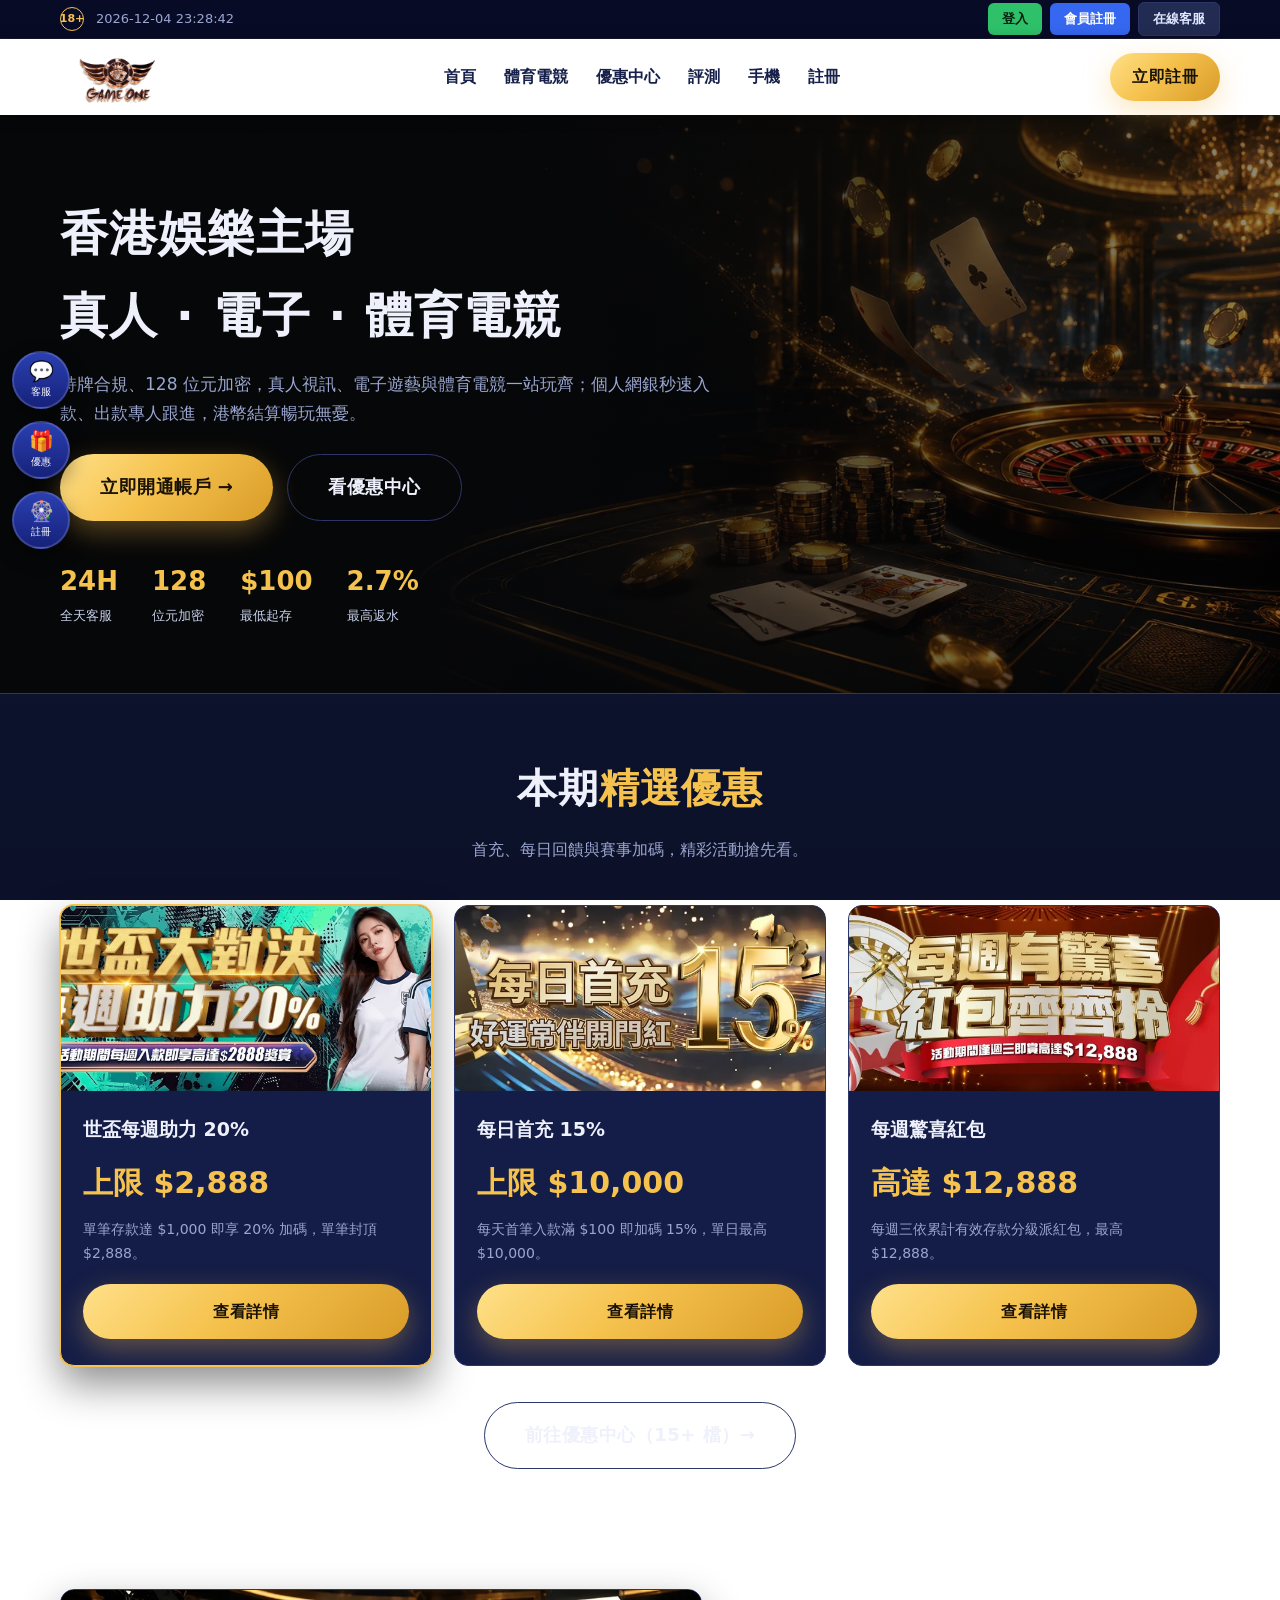
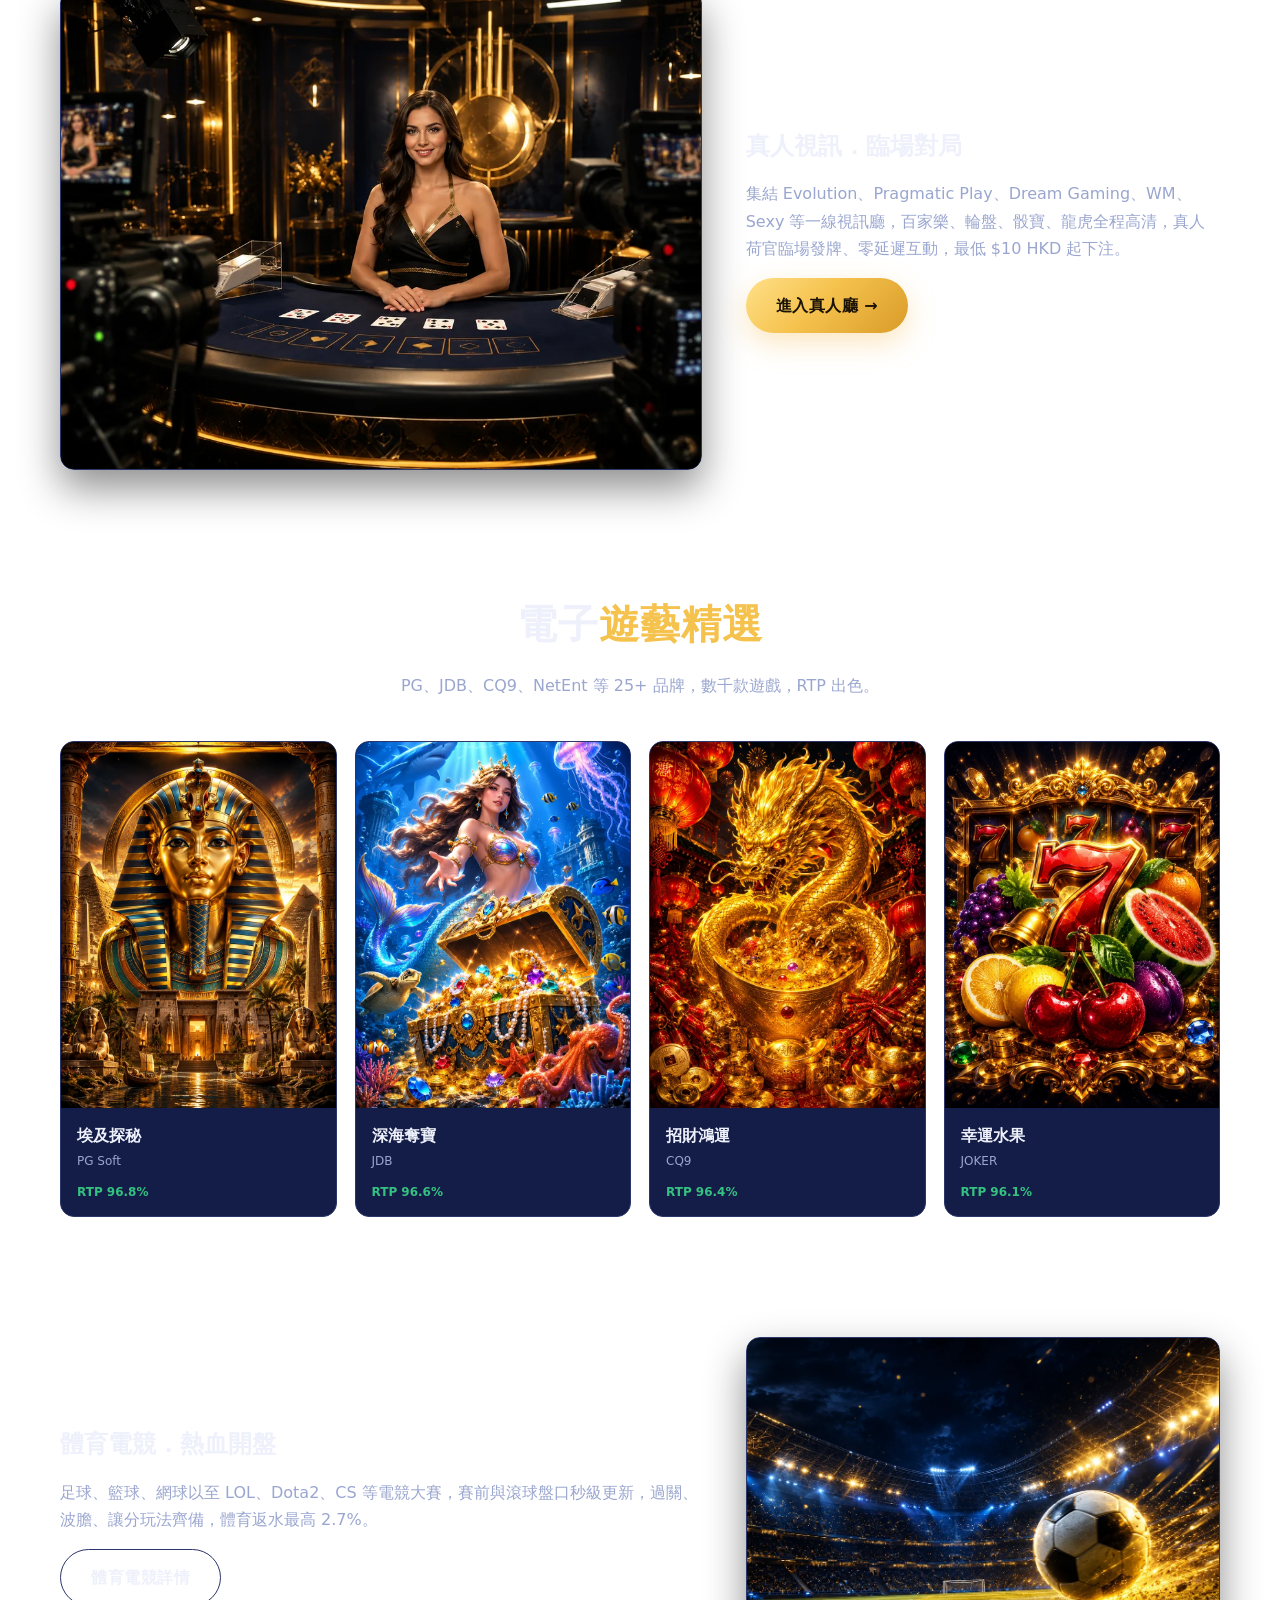
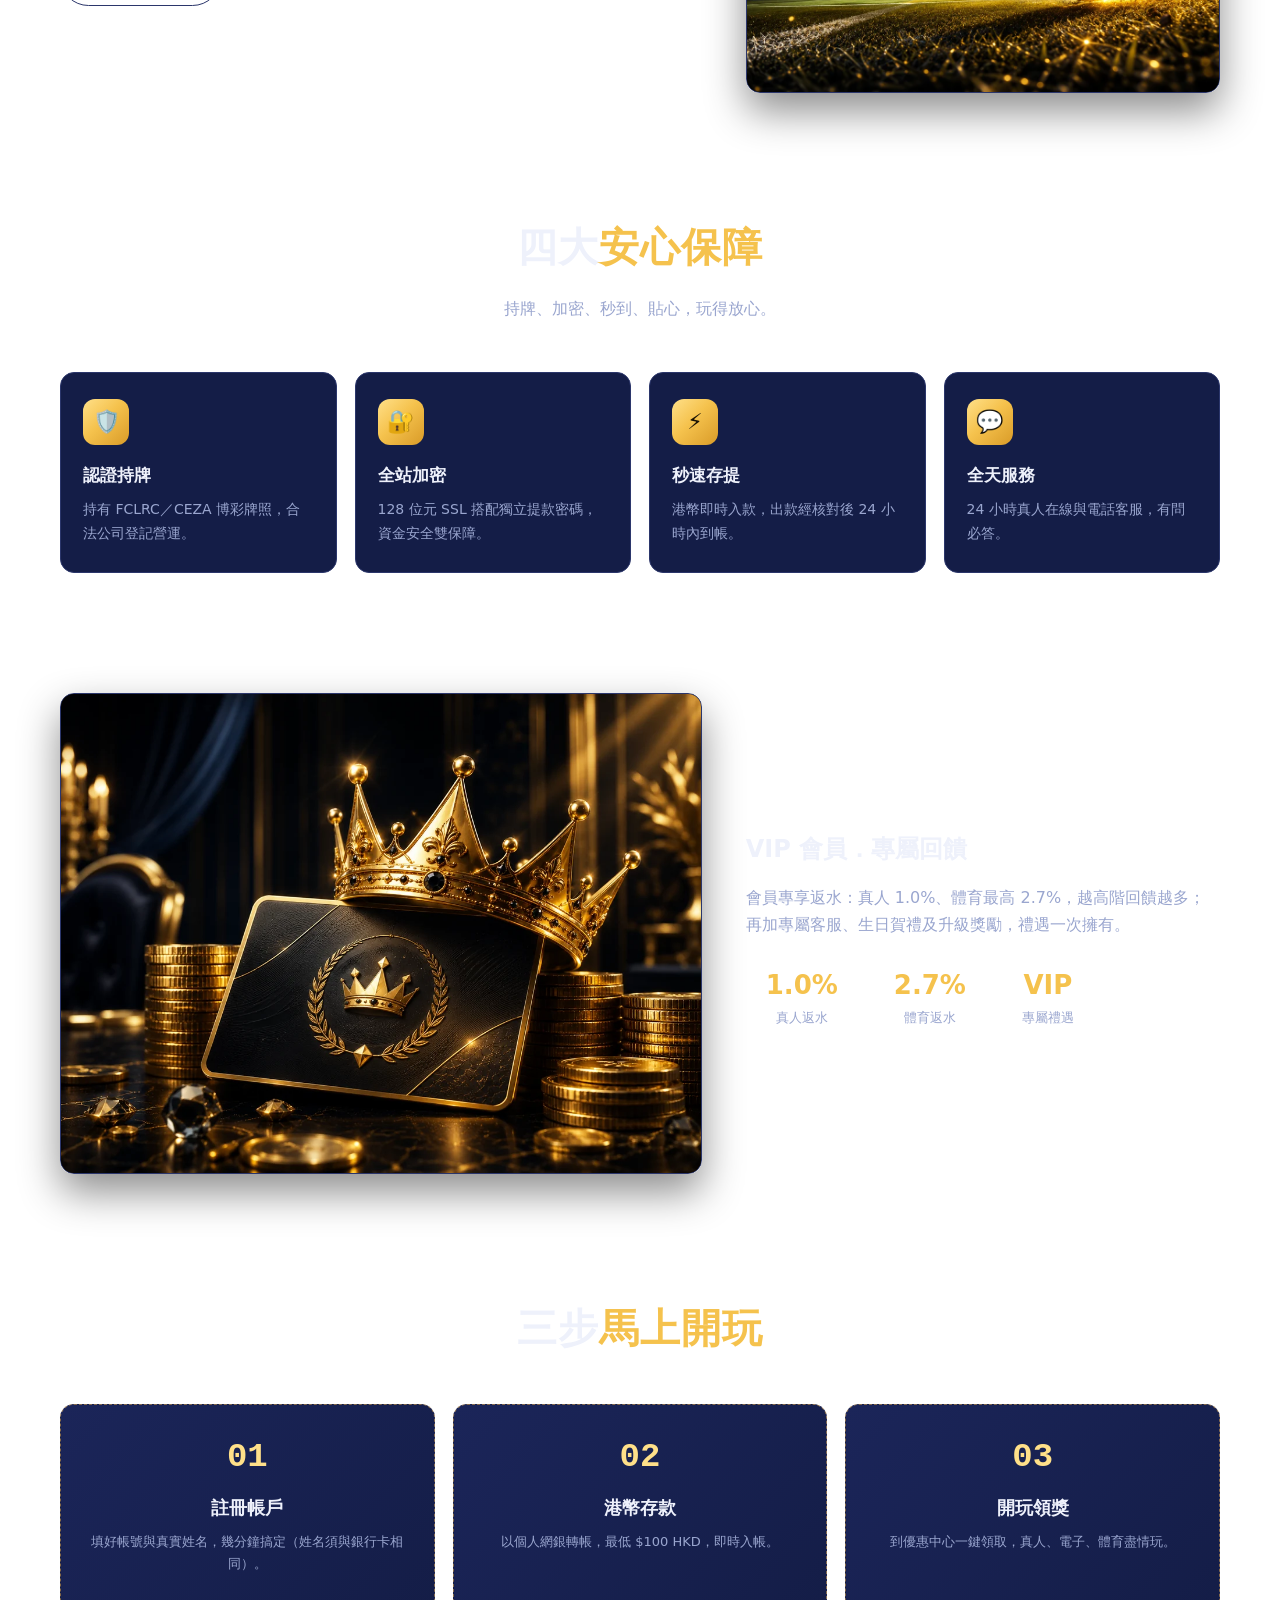
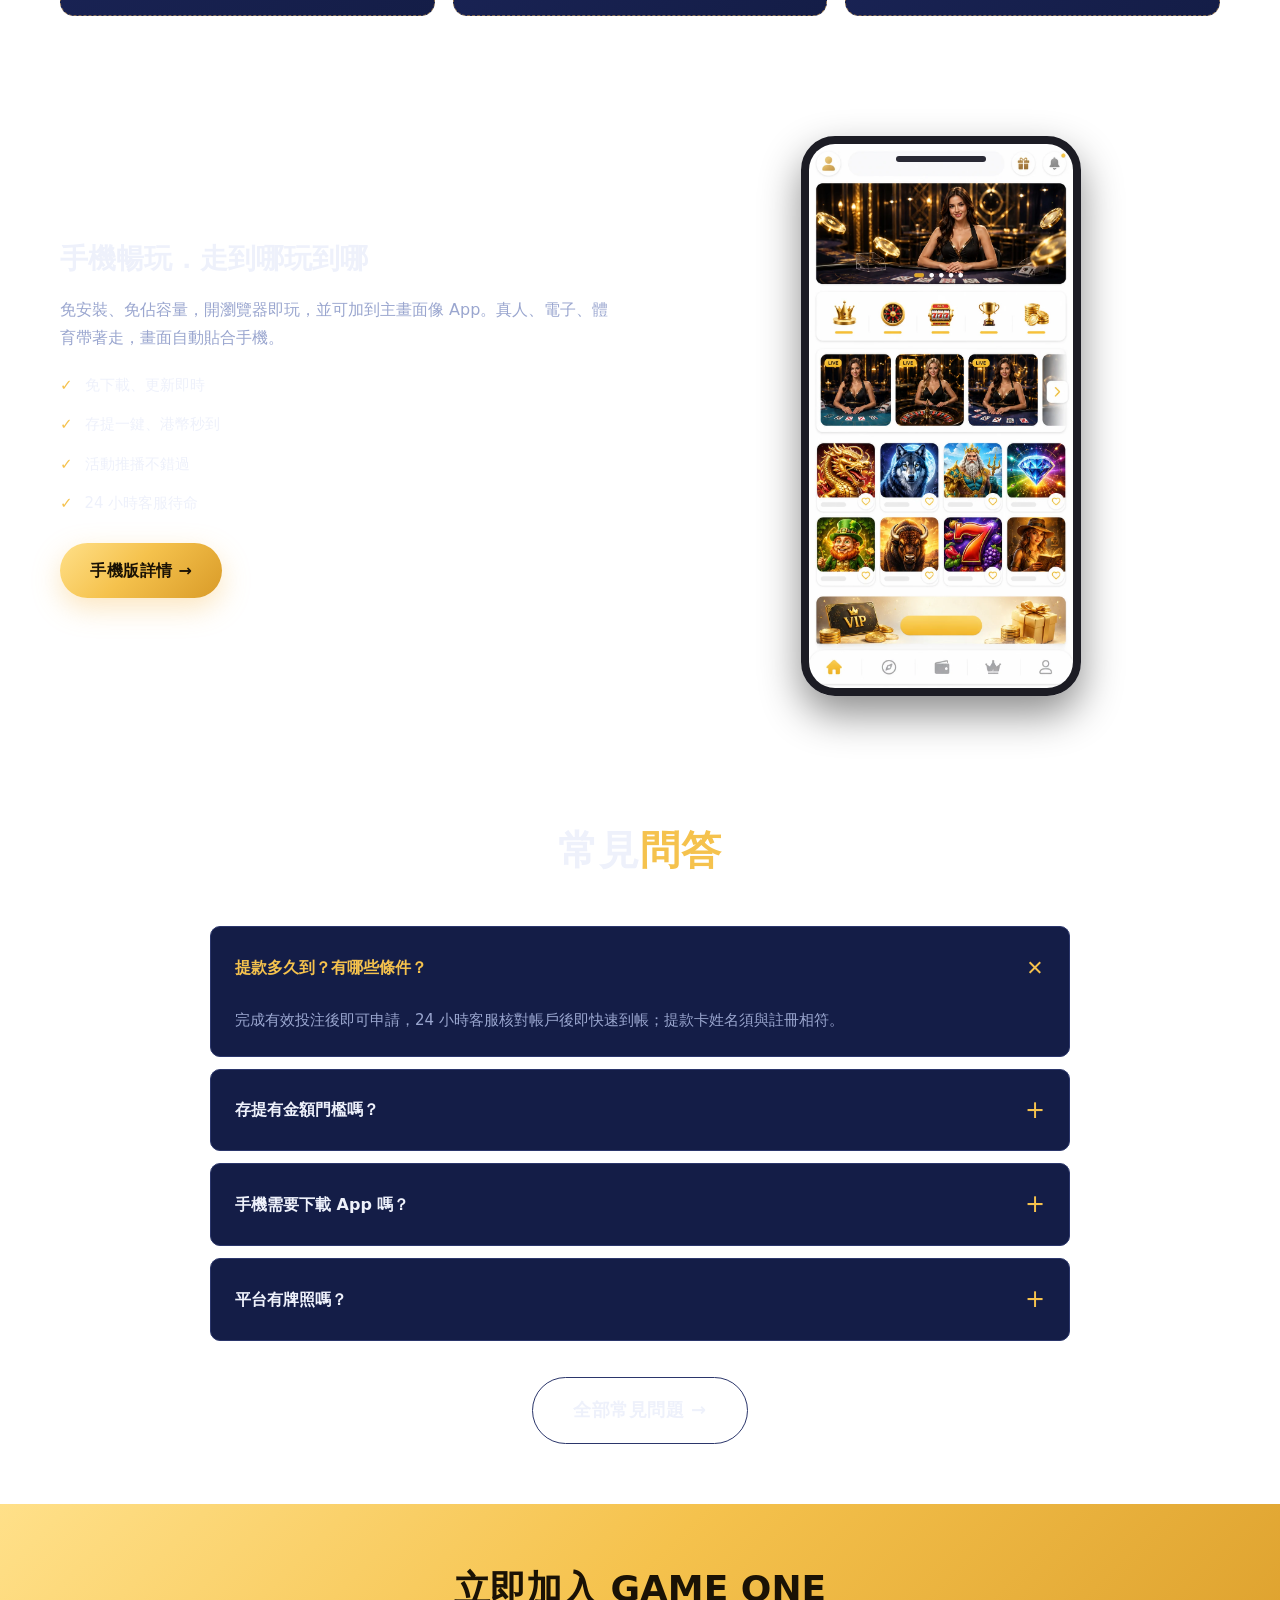
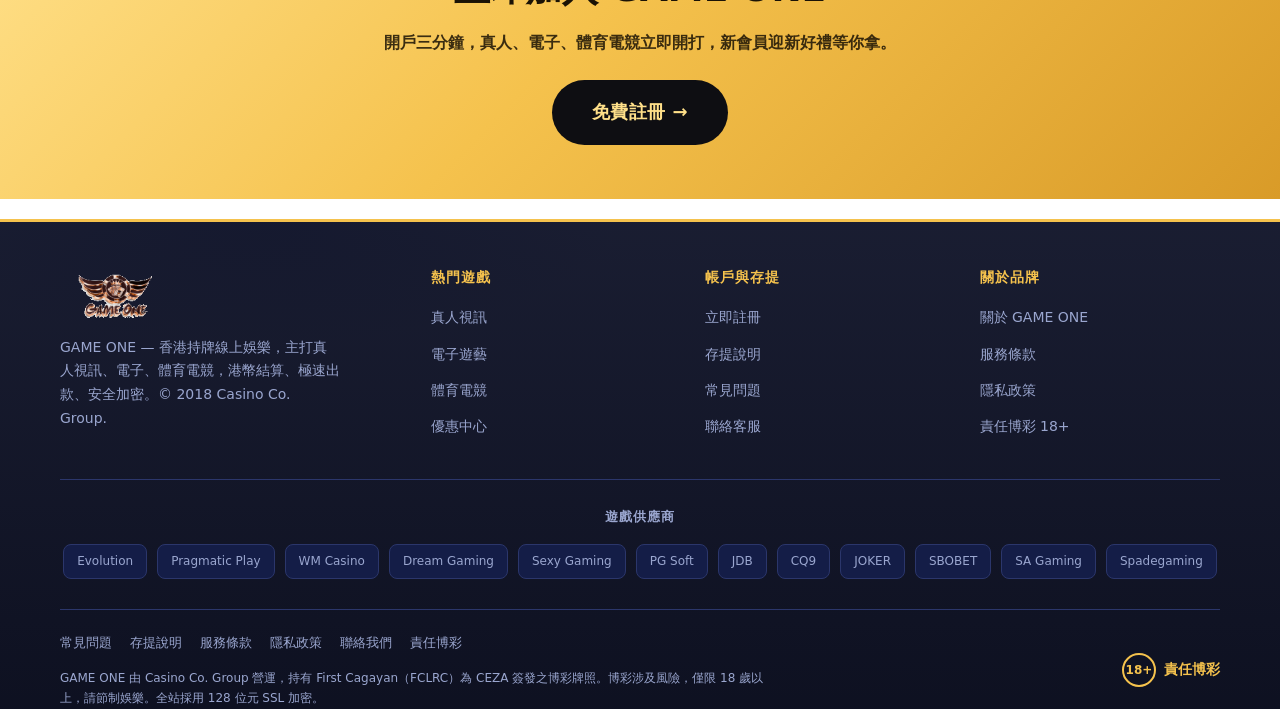
<file: index.html>
<!DOCTYPE html>
<html lang="zh-Hant-HK">
<head>
  <meta charset="UTF-8"><meta name="viewport" content="width=device-width, initial-scale=1.0">
  <title>GAME ONE｜香港娛樂主場 · 真人電競 · 秒速存提</title><meta name="description" content="GAME ONE 香港持牌線上娛樂：真人視訊、3000+ 電子、體育電競，港幣即時入款、極速出款、128 位元加密、24 小時客服。"><meta name="theme-color" content="#ffffff">
  <link rel="icon" type="image/png" href="/assets/img/favicon.png">
  <link rel="apple-touch-icon" href="/assets/img/favicon.png">
  <link rel="stylesheet" href="/style.css">
  <script type="application/ld+json">
{
 "@context": "https://schema.org",
 "@graph": [
  {
   "@type": [
    "Organization",
    "OnlineBusiness"
   ],
   "@id": "https://gameone-hk.pages.dev/#organization",
   "name": "GAME ONE",
   "url": "https://gameone-hk.pages.dev/",
   "logo": {
    "@type": "ImageObject",
    "@id": "https://gameone-hk.pages.dev/#logo",
    "url": "https://gameone-hk.pages.dev/assets/img/logo.png",
    "caption": "GAME ONE"
   },
   "alternateName": [
    "Gameone",
    "GAME ONE 娛樂城"
   ],
   "description": "GAME ONE：香港持牌線上娛樂，主打真人視訊、電子、體育電競，港幣結算、極速出款、安全加密。© 2018 Casino Co. Group.",
   "foundingDate": "2018",
   "parentOrganization": {
    "@type": "Organization",
    "name": "Casino Co. Group"
   },
   "areaServed": {
    "@type": "AdministrativeArea",
    "name": "香港"
   },
   "knowsLanguage": [
    "zh-Hant",
    "en"
   ],
   "image": {
    "@id": "https://gameone-hk.pages.dev/#logo"
   },
   "contactPoint": {
    "@type": "ContactPoint",
    "contactType": "customer service",
    "availableLanguage": [
     "zh-Hant",
     "yue",
     "en"
    ],
    "hoursAvailable": {
     "@type": "OpeningHoursSpecification",
     "dayOfWeek": [
      "Monday",
      "Tuesday",
      "Wednesday",
      "Thursday",
      "Friday",
      "Saturday",
      "Sunday"
     ],
     "opens": "00:00",
     "closes": "23:59"
    },
    "url": "https://gameone-hk.pages.dev/contact/"
   }
  },
  {
   "@type": "WebSite",
   "@id": "https://gameone-hk.pages.dev/#website",
   "url": "https://gameone-hk.pages.dev/",
   "name": "GAME ONE",
   "alternateName": "GAME ONE 香港",
   "description": "GAME ONE 香港持牌線上娛樂：真人視訊、3000+ 電子、體育電競，港幣即時入款、極速出款、128 位元加密、24 小時客服。",
   "publisher": {
    "@id": "https://gameone-hk.pages.dev/#organization"
   },
   "inLanguage": "zh-Hant-HK",
   "copyrightYear": 2018,
   "copyrightHolder": {
    "@type": "Organization",
    "name": "Casino Co. Group"
   }
  },
  {
   "@type": "WebPage",
   "@id": "https://gameone-hk.pages.dev/#webpage",
   "url": "https://gameone-hk.pages.dev/",
   "name": "GAME ONE｜香港娛樂主場 · 真人電競 · 秒速存提",
   "description": "GAME ONE 香港持牌線上娛樂：真人視訊、3000+ 電子、體育電競，港幣即時入款、極速出款、128 位元加密、24 小時客服。",
   "inLanguage": "zh-Hant-HK",
   "isPartOf": {
    "@id": "https://gameone-hk.pages.dev/#website"
   },
   "about": {
    "@id": "https://gameone-hk.pages.dev/#organization"
   },
   "publisher": {
    "@id": "https://gameone-hk.pages.dev/#organization"
   },
   "datePublished": "2026-07-14",
   "dateModified": "2026-07-15",
   "primaryImageOfPage": {
    "@type": "ImageObject",
    "@id": "https://gameone-hk.pages.dev/#primaryimage",
    "url": "https://gameone-hk.pages.dev/assets/img/hero-main.webp"
   },
   "image": {
    "@id": "https://gameone-hk.pages.dev/#primaryimage"
   },
   "author": {
    "@id": "https://gameone-hk.pages.dev/#organization"
   }
  }
 ]
}
  </script>
</head>
<body>
  <div class="topbar"><div class="container topbar-in">
    <div class="tb-left"><span class="tb-18">18+</span><span class="tb-time" id="tbTime">&nbsp;</span></div>
    <div class="tb-right">
      <a href="https://g1vip.com/play-and-win/" class="tb-btn login" target="_blank" rel="nofollow noopener">登入</a>
      <a href="/register/" class="tb-btn reg">會員註冊</a>
      <a href="/contact/" class="tb-btn cs">在線客服</a>
    </div>
  </div></div>
  <header class="site-header"><div class="container nav">
    <a class="logo" href="/" aria-label="GAME ONE 首頁"><img src="/assets/img/logo.png" alt="GAME ONE"></a>
    <nav><ul class="nav-links" id="navLinks">
      <li><a href="/">首頁</a></li>
      <li><a href="/esports/">體育電競</a></li>
      <li><a href="/bonus/">優惠中心</a></li>
      <li><a href="/review/">評測</a></li>
      <li><a href="/app/">手機</a></li>
      <li><a href="/register/">註冊</a></li>
    </ul></nav>
    <a href="/register/" class="btn btn-gold btn-reg-top">立即註冊</a>
    <button class="nav-toggle" id="navToggle" aria-label="選單">☰</button>
  </div></header>
  <div class="side-rail">
    <a class="sr" href="https://g1vip.com/play-and-win/" target="_blank" rel="nofollow noopener" title="在線客服"><span>💬</span><small>客服</small></a>
    <a class="sr" href="/bonus/" title="優惠中心"><span>🎁</span><small>優惠</small></a>
    <a class="sr" href="/register/" title="會員註冊"><span>🎡</span><small>註冊</small></a>
  </div>
  <div class="mbar">
    <a href="https://g1vip.com/play-and-win/" target="_blank" rel="nofollow noopener">登入</a>
    <a href="/register/" class="reg">會員註冊</a>
    <a href="/contact/">客服</a>
  </div>
  <main id="main">
  <section class="page-hero home-hero" style="--hero:url('/assets/img/hero-main.webp')"><div class="container">
      <h1>香港娛樂主場<br><span>真人 · 電子 · 體育電競</span></h1>
      <p>持牌合規、128 位元加密，真人視訊、電子遊藝與體育電競一站玩齊；個人網銀秒速入款、出款專人跟進，港幣結算暢玩無憂。</p>
      <div class="hero-actions"><a href="/register/" class="btn btn-gold btn-lg">立即開通帳戶 →</a>
        <a href="/bonus/" class="btn btn-ghost btn-lg">看優惠中心</a></div>
      <div class="hero-stats2">
        <div class="stat"><div class="n">24H</div><div class="l">全天客服</div></div>
        <div class="stat"><div class="n">128</div><div class="l">位元加密</div></div>
        <div class="stat"><div class="n">$100</div><div class="l">最低起存</div></div>
        <div class="stat"><div class="n">2.7%</div><div class="l">最高返水</div></div>
      </div>
  </div></section>
  <section class="section"><div class="container">
    <div class="section-head"><h2>本期<span>精選優惠</span></h2><p>首充、每日回饋與賽事加碼，精彩活動搶先看。</p></div>
    <div class="bonus-grid">
      <div class="bonus-card featured"><div class="bonus-media"><img src="/assets/img/bonus-05.webp" alt="世盃每週助力" loading="lazy"></div>
        <div class="bonus-body"><h3>世盃每週助力 20%</h3><div class="amt">上限 $2,888</div><p>單筆存款達 $1,000 即享 20% 加碼，單筆封頂 $2,888。</p><a href="/bonus/" class="btn btn-gold">查看詳情</a></div></div>
      <div class="bonus-card"><div class="bonus-media"><img src="/assets/img/bonus-13.webp" alt="每日首充" loading="lazy"></div>
        <div class="bonus-body"><h3>每日首充 15%</h3><div class="amt">上限 $10,000</div><p>每天首筆入款滿 $100 即加碼 15%，單日最高 $10,000。</p><a href="/bonus/" class="btn btn-gold">查看詳情</a></div></div>
      <div class="bonus-card"><div class="bonus-media"><img src="/assets/img/bonus-11.webp" alt="每週紅包" loading="lazy"></div>
        <div class="bonus-body"><h3>每週驚喜紅包</h3><div class="amt">高達 $12,888</div><p>每週三依累計有效存款分級派紅包，最高 $12,888。</p><a href="/bonus/" class="btn btn-gold">查看詳情</a></div></div>
    </div>
    <div class="slots-more"><a href="/bonus/" class="btn btn-ghost btn-lg">前往優惠中心（15+ 檔）→</a></div>
  </div></section>
  <section class="section"><div class="container"><div class="about-grid"><div class="about-media"><img src="/assets/img/live-hall.webp" alt="真人視訊．臨場對局" loading="lazy" style="width:100%;height:100%;object-fit:cover;"></div><div class="about-copy"><h2>真人視訊．臨場對局</h2><p>集結 Evolution、Pragmatic Play、Dream Gaming、WM、Sexy 等一線視訊廳，百家樂、輪盤、骰寶、龍虎全程高清，真人荷官臨場發牌、零延遲互動，最低 $10 HKD 起下注。</p><div class="hero-actions"><a href="https://g1vip.com/play-and-win/" class="btn btn-gold" target="_blank" rel="nofollow noopener">進入真人廳 →</a></div></div></div></div></section>
  <section class="section"><div class="container">
    <div class="section-head"><h2>電子<span>遊藝精選</span></h2><p>PG、JDB、CQ9、NetEnt 等 25+ 品牌，數千款遊戲，RTP 出色。</p></div>
    <div class="slots-grid">
      <div class="slot-card"><div class="slot-thumb"><img src="/assets/img/slot-a.webp" alt="埃及探秘" loading="lazy"></div><div class="slot-body"><h3>埃及探秘</h3><div class="prov">PG Soft</div><div class="rtp">RTP 96.8%</div></div></div>
      <div class="slot-card"><div class="slot-thumb"><img src="/assets/img/slot-b.webp" alt="深海奪寶" loading="lazy"></div><div class="slot-body"><h3>深海奪寶</h3><div class="prov">JDB</div><div class="rtp">RTP 96.6%</div></div></div>
      <div class="slot-card"><div class="slot-thumb"><img src="/assets/img/slot-c.webp" alt="招財鴻運" loading="lazy"></div><div class="slot-body"><h3>招財鴻運</h3><div class="prov">CQ9</div><div class="rtp">RTP 96.4%</div></div></div>
      <div class="slot-card"><div class="slot-thumb"><img src="/assets/img/slot-d.webp" alt="幸運水果" loading="lazy"></div><div class="slot-body"><h3>幸運水果</h3><div class="prov">JOKER</div><div class="rtp">RTP 96.1%</div></div></div>
    </div>
  </div></section>
  <section class="section"><div class="container"><div class="about-grid"><div class="about-copy"><h2>體育電競．熱血開盤</h2><p>足球、籃球、網球以至 LOL、Dota2、CS 等電競大賽，賽前與滾球盤口秒級更新，過關、波膽、讓分玩法齊備，體育返水最高 2.7%。</p><div class="hero-actions"><a href="/esports/" class="btn btn-ghost">體育電競詳情</a></div></div><div class="about-media"><img src="/assets/img/sports-arena.webp" alt="體育電競．熱血開盤" loading="lazy" style="width:100%;height:100%;object-fit:cover;"></div></div></div></section>
  <section class="section"><div class="container">
    <div class="section-head"><h2>四大<span>安心保障</span></h2><p>持牌、加密、秒到、貼心，玩得放心。</p></div>
    <div class="feature-grid">
      <div class="feature"><div class="ic">🛡️</div><h3>認證持牌</h3><p>持有 FCLRC／CEZA 博彩牌照，合法公司登記營運。</p></div>
      <div class="feature"><div class="ic">🔐</div><h3>全站加密</h3><p>128 位元 SSL 搭配獨立提款密碼，資金安全雙保障。</p></div>
      <div class="feature"><div class="ic">⚡</div><h3>秒速存提</h3><p>港幣即時入款，出款經核對後 24 小時內到帳。</p></div>
      <div class="feature"><div class="ic">💬</div><h3>全天服務</h3><p>24 小時真人在線與電話客服，有問必答。</p></div>
    </div>
  </div></section>
  <section class="section"><div class="container"><div class="about-grid"><div class="about-media"><img src="/assets/img/vip-club.webp" alt="VIP 會員．專屬回饋" loading="lazy" style="width:100%;height:100%;object-fit:cover;"></div><div class="about-copy"><h2>VIP 會員．專屬回饋</h2><p>會員專享返水：真人 1.0%、體育最高 2.7%，越高階回饋越多；再加專屬客服、生日賀禮及升級獎勵，禮遇一次擁有。</p><div class="cashback-row" style="justify-content:flex-start;margin-top:8px;"><div class="cashback-item"><div class="n">1.0%</div><div class="l">真人返水</div></div><div class="cashback-item"><div class="n">2.7%</div><div class="l">體育返水</div></div><div class="cashback-item"><div class="n">VIP</div><div class="l">專屬禮遇</div></div></div></div></div></div></section>
  <section class="section"><div class="container">
    <div class="section-head"><h2>三步<span>馬上開玩</span></h2></div>
    <div class="promo-grid">
      <div class="promo-card"><div class="step-no">01</div><h3>註冊帳戶</h3><div class="desc">填好帳號與真實姓名，幾分鐘搞定（姓名須與銀行卡相同）。</div></div>
      <div class="promo-card"><div class="step-no">02</div><h3>港幣存款</h3><div class="desc">以個人網銀轉帳，最低 $100 HKD，即時入帳。</div></div>
      <div class="promo-card"><div class="step-no">03</div><h3>開玩領獎</h3><div class="desc">到優惠中心一鍵領取，真人、電子、體育盡情玩。</div></div>
    </div>
  </div></section>
  <section class="section"><div class="container"><div class="mobile-wrap">
    <div class="mobile-copy"><h2>手機暢玩．走到哪玩到哪</h2>
      <p>免安裝、免佔容量，開瀏覽器即玩，並可加到主畫面像 App。真人、電子、體育帶著走，畫面自動貼合手機。</p>
      <ul class="mobile-list"><li><span class="ic">✓</span> 免下載、更新即時</li><li><span class="ic">✓</span> 存提一鍵、港幣秒到</li><li><span class="ic">✓</span> 活動推播不錯過</li><li><span class="ic">✓</span> 24 小時客服待命</li></ul>
      <div class="hero-actions"><a href="/app/" class="btn btn-gold">手機版詳情 →</a></div></div>
    <div class="mobile-media"><div class="phone"><img src="/assets/img/mobile-screen.webp" alt="手機介面" loading="lazy"></div></div>
  </div></div></section>
  <section class="section"><div class="container">
    <div class="section-head"><h2>常見<span>問答</span></h2></div>
    <div class="faq-list">
      <details class="faq-item" open><summary>提款多久到？有哪些條件？</summary><div class="faq-a">完成有效投注後即可申請，24 小時客服核對帳戶後即快速到帳；提款卡姓名須與註冊相符。</div></details>
      <details class="faq-item"><summary>存提有金額門檻嗎？</summary><div class="faq-a">存款與提款單筆最低皆 $100 HKD，皆無上限，全程港幣結算。</div></details>
      <details class="faq-item"><summary>手機需要下載 App 嗎？</summary><div class="faq-a">不用下載，瀏覽器登入即可，也能加到主畫面當 App 用，iOS 與 Android 皆支援。</div></details>
      <details class="faq-item"><summary>平台有牌照嗎？</summary><div class="faq-a">由 Casino Co. Group 營運，持有 First Cagayan（FCLRC）為 CEZA 簽發之博彩牌照。</div></details>
    </div>
    <div class="slots-more"><a href="/faq/" class="btn btn-ghost btn-lg">全部常見問題 →</a></div>
  </div></section>
  <section class="cta-band"><div class="container"><h2>立即加入 GAME ONE</h2><p>開戶三分鐘，真人、電子、體育電競立即開打，新會員迎新好禮等你拿。</p><a href="/register/" class="btn btn-lg">免費註冊 →</a></div></section>
  </main>
  <footer class="site-footer"><div class="container">
    <div class="footer-top">
      <div class="footer-brand">
        <img src="/assets/img/logo.png" alt="GAME ONE" style="height:54px;width:auto;">
        <p>GAME ONE — 香港持牌線上娛樂，主打真人視訊、電子、體育電競，港幣結算、極速出款、安全加密。© 2018 Casino Co. Group.</p>
      </div>
      <div class="footer-col"><h2>熱門遊戲</h2><ul>
        <li><a href="/">真人視訊</a></li><li><a href="/">電子遊藝</a></li>
        <li><a href="/esports/">體育電競</a></li><li><a href="/bonus/">優惠中心</a></li></ul></div>
      <div class="footer-col"><h2>帳戶與存提</h2><ul>
        <li><a href="/register/">立即註冊</a></li><li><a href="/banking/">存提說明</a></li>
        <li><a href="/faq/">常見問題</a></li><li><a href="/contact/">聯絡客服</a></li></ul></div>
      <div class="footer-col"><h2>關於品牌</h2><ul>
        <li><a href="/about-us/">關於 GAME ONE</a></li><li><a href="/terms/">服務條款</a></li>
        <li><a href="/privacy/">隱私政策</a></li><li><a href="/responsible/">責任博彩 18+</a></li></ul></div>
    </div>
    <div class="partners"><h2>遊戲供應商</h2><div class="partners-row">
      <span>Evolution</span><span>Pragmatic Play</span><span>WM Casino</span><span>Dream Gaming</span>
      <span>Sexy Gaming</span><span>PG Soft</span><span>JDB</span><span>CQ9</span>
      <span>JOKER</span><span>SBOBET</span><span>SA Gaming</span><span>Spadegaming</span></div></div>
    <div class="footer-bottom">
      <div class="foot-inner">
        <div class="footer-links">
          <a href="/faq/">常見問題</a><a href="/banking/">存提說明</a><a href="/terms/">服務條款</a><a href="/privacy/">隱私政策</a><a href="/contact/">聯絡我們</a><a href="/responsible/">責任博彩</a></div>
        <p class="legal">GAME ONE 由 Casino Co. Group 營運，持有 First Cagayan（FCLRC）為 CEZA 簽發之博彩牌照。博彩涉及風險，僅限 18 歲以上，請節制娛樂。全站採用 128 位元 SSL 加密。</p>
      </div>
      <span class="age"><span class="badge18">18+</span> 責任博彩</span>
    </div>
  </div></footer>
  <script>
    var nt=document.getElementById('navToggle');
    if(nt) nt.addEventListener('click',function(){document.body.classList.toggle('menu-open');});
    document.querySelectorAll('#navLinks a').forEach(function(a){a.addEventListener('click',function(){document.body.classList.remove('menu-open');});});
    var navEl=document.querySelector('.nav nav');
    if(navEl) navEl.addEventListener('click',function(e){if(e.target===navEl)document.body.classList.remove('menu-open');});
    (function(){var el=document.getElementById('tbTime');if(!el)return;function p(n){return(n<10?'0':'')+n;}
      function tick(){var d=new Date();el.textContent=d.getFullYear()+'-'+p(d.getMonth()+1)+'-'+p(d.getDate())+' '+p(d.getHours())+':'+p(d.getMinutes())+':'+p(d.getSeconds());}
      tick();setInterval(tick,1000);})();
    (function(){var bm=document.getElementById('bmodal');if(!bm)return;
      function close(){bm.classList.remove('on');document.body.style.overflow='';}
      function esc(s){var d=document.createElement('div');d.textContent=s||'';return d.innerHTML;}
      document.querySelectorAll('.bbanner').forEach(function(c){c.addEventListener('click',function(){
        document.getElementById('bmodalImg').src=c.getAttribute('data-img');
        document.getElementById('bmodalTitle').textContent=c.getAttribute('data-title');
        document.getElementById('bmodalMeta').innerHTML=
          '<div class="bd-row"><b>活動對象</b><span>'+esc(c.getAttribute('data-target'))+'</span></div>'+
          '<div class="bd-row"><b>活動時間</b><span>'+esc(c.getAttribute('data-time'))+'</span></div>'+
          '<div class="bd-row"><b>活動內容</b><span>'+esc(c.getAttribute('data-content'))+'</span></div>'+
          '<div class="bd-row"><b>活動規則</b><span>'+esc(c.getAttribute('data-rules'))+'</span></div>';
        bm.classList.add('on');document.body.style.overflow='hidden';});});
      document.getElementById('bmodalX').addEventListener('click',close);
      bm.addEventListener('click',function(e){if(e.target===bm)close();});})();
  </script>
</body></html>
</file>
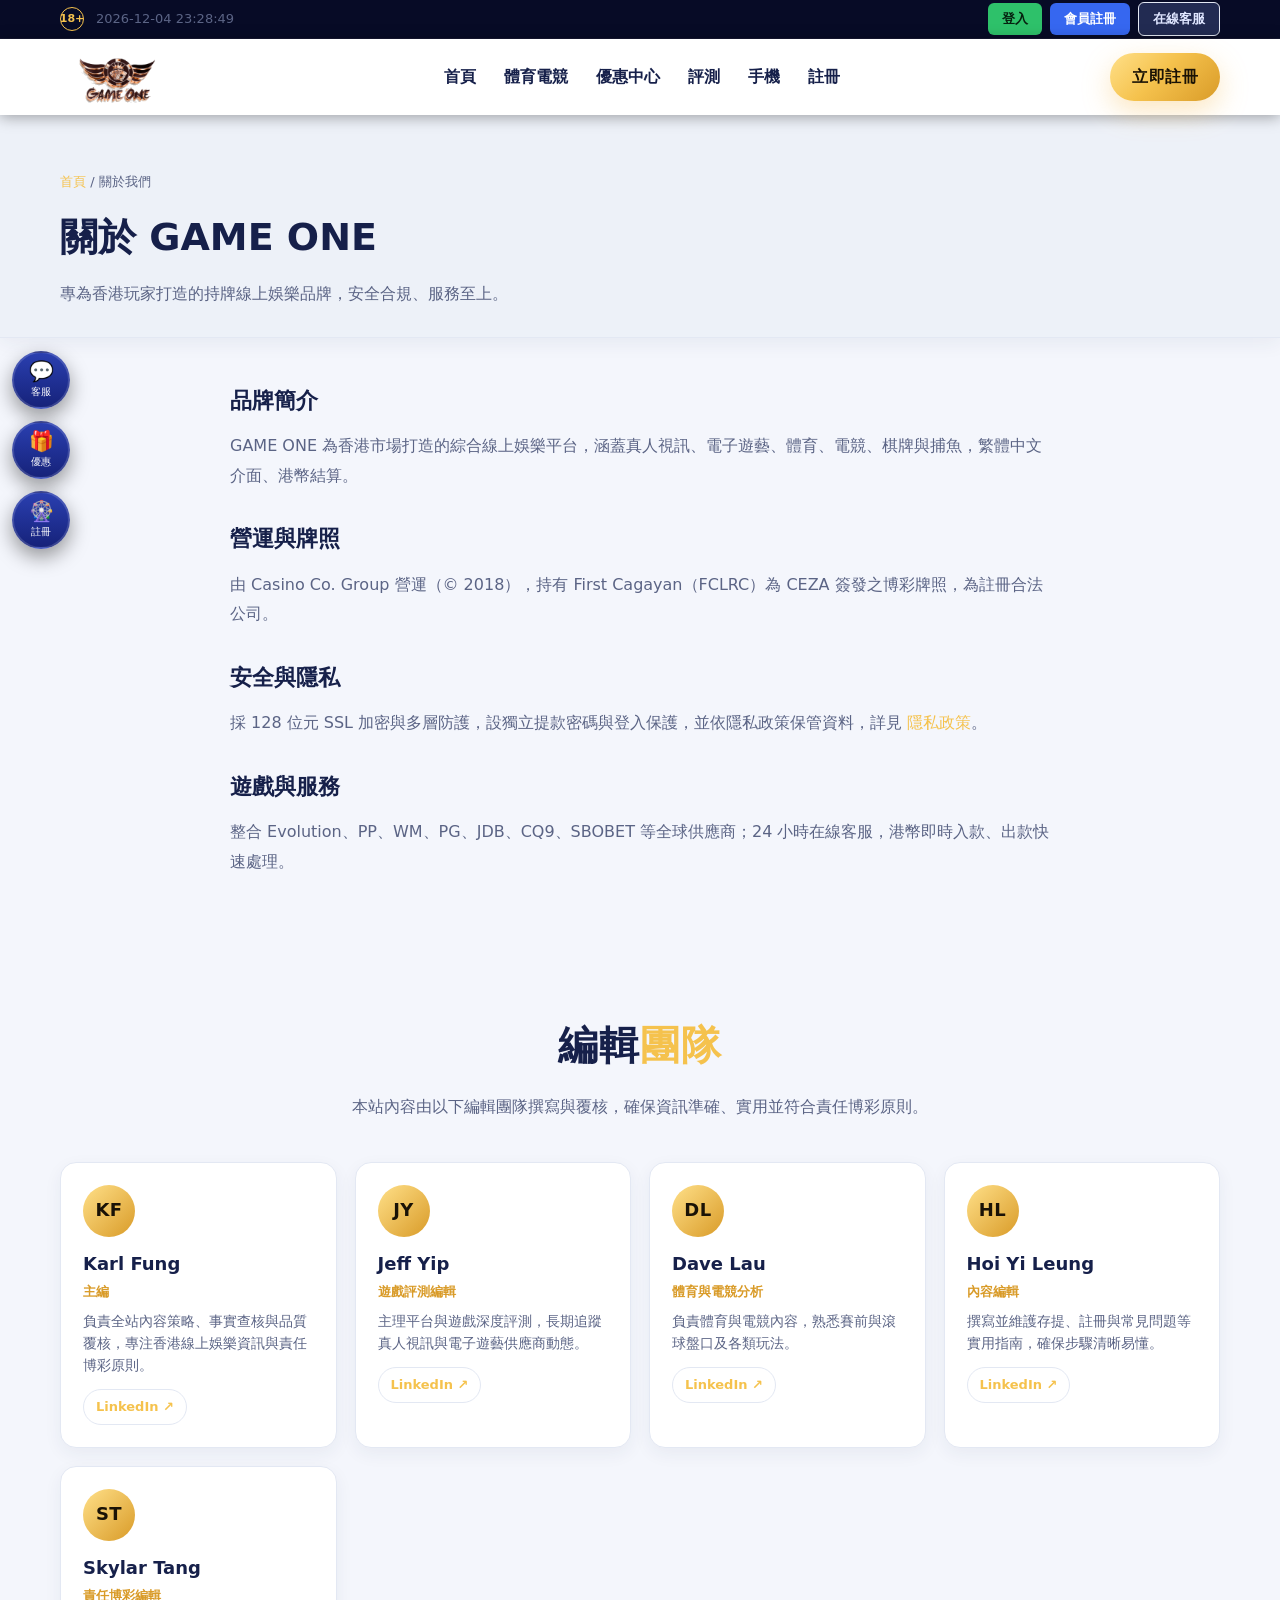
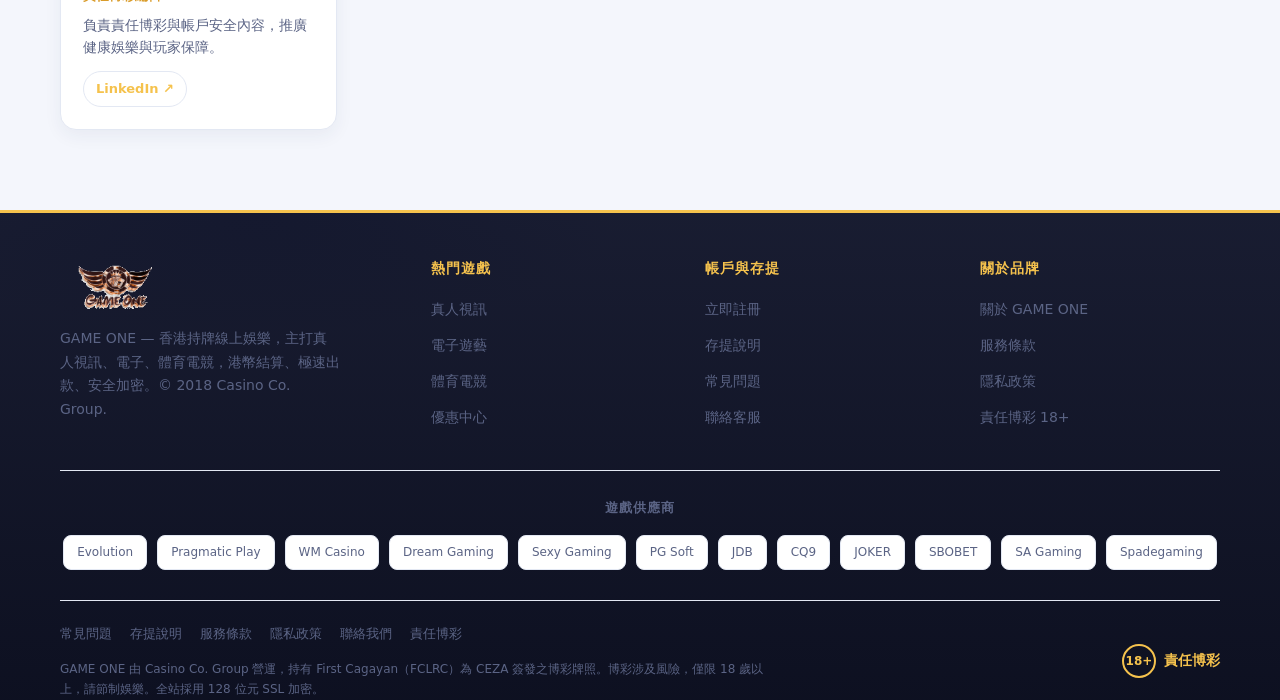
<file: about-us/index.html>
<!DOCTYPE html>
<html lang="zh-Hant-HK">
<head>
  <meta charset="UTF-8"><meta name="viewport" content="width=device-width, initial-scale=1.0">
  <title>關於 GAME ONE | GAME ONE</title><meta name="description" content="關於 GAME ONE：Casino Co. Group 營運（© 2018），持 FCLRC/CEZA 牌照，128 位元加密，多元遊戲。"><meta name="theme-color" content="#ffffff">
  <link rel="icon" type="image/png" href="/assets/img/favicon.png">
  <link rel="apple-touch-icon" href="/assets/img/favicon.png">
  <link rel="stylesheet" href="/style.css">
  <script type="application/ld+json">
{
 "@context": "https://schema.org",
 "@graph": [
  {
   "@type": [
    "Organization",
    "OnlineBusiness"
   ],
   "@id": "https://gameone-hk.pages.dev/#organization",
   "name": "GAME ONE",
   "url": "https://gameone-hk.pages.dev/",
   "logo": {
    "@type": "ImageObject",
    "@id": "https://gameone-hk.pages.dev/#logo",
    "url": "https://gameone-hk.pages.dev/assets/img/logo.png",
    "caption": "GAME ONE"
   },
   "alternateName": [
    "Gameone",
    "GAME ONE 娛樂城"
   ],
   "description": "GAME ONE：香港持牌線上娛樂，主打真人視訊、電子、體育電競，港幣結算、極速出款、安全加密。© 2018 Casino Co. Group.",
   "foundingDate": "2018",
   "parentOrganization": {
    "@type": "Organization",
    "name": "Casino Co. Group"
   },
   "areaServed": {
    "@type": "AdministrativeArea",
    "name": "香港"
   },
   "knowsLanguage": [
    "zh-Hant",
    "en"
   ],
   "image": {
    "@id": "https://gameone-hk.pages.dev/#logo"
   },
   "contactPoint": {
    "@type": "ContactPoint",
    "contactType": "customer service",
    "availableLanguage": [
     "zh-Hant",
     "yue",
     "en"
    ],
    "hoursAvailable": {
     "@type": "OpeningHoursSpecification",
     "dayOfWeek": [
      "Monday",
      "Tuesday",
      "Wednesday",
      "Thursday",
      "Friday",
      "Saturday",
      "Sunday"
     ],
     "opens": "00:00",
     "closes": "23:59"
    },
    "url": "https://gameone-hk.pages.dev/contact/"
   },
   "employee": [
    {
     "@id": "https://gameone-hk.pages.dev/about-us/#karl-fung"
    },
    {
     "@id": "https://gameone-hk.pages.dev/about-us/#jeff-yip"
    },
    {
     "@id": "https://gameone-hk.pages.dev/about-us/#dave-lau"
    },
    {
     "@id": "https://gameone-hk.pages.dev/about-us/#hoi-yi-leung"
    },
    {
     "@id": "https://gameone-hk.pages.dev/about-us/#skylar-tang"
    }
   ]
  },
  {
   "@type": "WebSite",
   "@id": "https://gameone-hk.pages.dev/#website",
   "url": "https://gameone-hk.pages.dev/",
   "name": "GAME ONE",
   "alternateName": "GAME ONE 香港",
   "description": "GAME ONE 香港持牌線上娛樂：真人視訊、3000+ 電子、體育電競，港幣即時入款、極速出款、128 位元加密、24 小時客服。",
   "publisher": {
    "@id": "https://gameone-hk.pages.dev/#organization"
   },
   "inLanguage": "zh-Hant-HK",
   "copyrightYear": 2018,
   "copyrightHolder": {
    "@type": "Organization",
    "name": "Casino Co. Group"
   }
  },
  {
   "@type": "AboutPage",
   "@id": "https://gameone-hk.pages.dev/about-us/#webpage",
   "url": "https://gameone-hk.pages.dev/about-us/",
   "name": "關於 GAME ONE | GAME ONE",
   "description": "關於 GAME ONE：Casino Co. Group 營運（© 2018），持 FCLRC/CEZA 牌照，128 位元加密，多元遊戲。",
   "inLanguage": "zh-Hant-HK",
   "isPartOf": {
    "@id": "https://gameone-hk.pages.dev/#website"
   },
   "about": {
    "@id": "https://gameone-hk.pages.dev/#organization"
   },
   "publisher": {
    "@id": "https://gameone-hk.pages.dev/#organization"
   },
   "datePublished": "2026-07-14",
   "dateModified": "2026-07-15",
   "breadcrumb": {
    "@id": "https://gameone-hk.pages.dev/about-us/#breadcrumb"
   },
   "author": {
    "@id": "https://gameone-hk.pages.dev/#organization"
   }
  },
  {
   "@type": "BreadcrumbList",
   "@id": "https://gameone-hk.pages.dev/about-us/#breadcrumb",
   "itemListElement": [
    {
     "@type": "ListItem",
     "position": 1,
     "name": "首頁",
     "item": "https://gameone-hk.pages.dev/"
    },
    {
     "@type": "ListItem",
     "position": 2,
     "name": "關於我們",
     "item": "https://gameone-hk.pages.dev/about-us/"
    }
   ]
  },
  {
   "@type": "Person",
   "@id": "https://gameone-hk.pages.dev/about-us/#dave-lau",
   "name": "Dave Lau",
   "jobTitle": "體育與電競分析",
   "url": "https://gameone-hk.pages.dev/about-us/#dave-lau",
   "sameAs": [
    "https://hk.linkedin.com/in/davelauks"
   ],
   "worksFor": {
    "@id": "https://gameone-hk.pages.dev/#organization"
   },
   "description": "負責體育與電競內容，熟悉賽前與滾球盤口及各類玩法。",
   "knowsAbout": [
    "體育博彩",
    "電競賽事",
    "盤口玩法"
   ],
   "knowsLanguage": [
    "zh-Hant",
    "en"
   ]
  },
  {
   "@type": "Person",
   "@id": "https://gameone-hk.pages.dev/about-us/#hoi-yi-leung",
   "name": "Hoi Yi Leung",
   "jobTitle": "內容編輯",
   "url": "https://gameone-hk.pages.dev/about-us/#hoi-yi-leung",
   "sameAs": [
    "https://ee.linkedin.com/in/leunghoiyi"
   ],
   "worksFor": {
    "@id": "https://gameone-hk.pages.dev/#organization"
   },
   "description": "撰寫並維護存提、註冊與常見問題等實用指南，確保步驟清晰易懂。",
   "knowsAbout": [
    "存提流程",
    "會員服務",
    "玩家指南"
   ],
   "knowsLanguage": [
    "zh-Hant",
    "en"
   ]
  },
  {
   "@type": "Person",
   "@id": "https://gameone-hk.pages.dev/about-us/#jeff-yip",
   "name": "Jeff Yip",
   "jobTitle": "遊戲評測編輯",
   "url": "https://gameone-hk.pages.dev/about-us/#jeff-yip",
   "sameAs": [
    "https://hk.linkedin.com/in/jeff-yip-sk"
   ],
   "worksFor": {
    "@id": "https://gameone-hk.pages.dev/#organization"
   },
   "description": "主理平台與遊戲深度評測，長期追蹤真人視訊與電子遊藝供應商動態。",
   "knowsAbout": [
    "真人視訊",
    "電子遊藝",
    "平台評測"
   ],
   "knowsLanguage": [
    "zh-Hant",
    "en"
   ]
  },
  {
   "@type": "Person",
   "@id": "https://gameone-hk.pages.dev/about-us/#karl-fung",
   "name": "Karl Fung",
   "jobTitle": "主編",
   "url": "https://gameone-hk.pages.dev/about-us/#karl-fung",
   "sameAs": [
    "https://hk.linkedin.com/in/karlfung"
   ],
   "worksFor": {
    "@id": "https://gameone-hk.pages.dev/#organization"
   },
   "description": "負責全站內容策略、事實查核與品質覆核，專注香港線上娛樂資訊與責任博彩原則。",
   "knowsAbout": [
    "線上娛樂平台",
    "內容策略",
    "香港市場"
   ],
   "knowsLanguage": [
    "zh-Hant",
    "en"
   ]
  },
  {
   "@type": "Person",
   "@id": "https://gameone-hk.pages.dev/about-us/#skylar-tang",
   "name": "Skylar Tang",
   "jobTitle": "責任博彩編輯",
   "url": "https://gameone-hk.pages.dev/about-us/#skylar-tang",
   "sameAs": [
    "https://hk.linkedin.com/in/skylar-tang-447521111"
   ],
   "worksFor": {
    "@id": "https://gameone-hk.pages.dev/#organization"
   },
   "description": "負責責任博彩與帳戶安全內容，推廣健康娛樂與玩家保障。",
   "knowsAbout": [
    "責任博彩",
    "帳戶安全",
    "玩家保障"
   ],
   "knowsLanguage": [
    "zh-Hant",
    "en"
   ]
  }
 ]
}
  </script>
</head>
<body class="light">
  <div class="topbar"><div class="container topbar-in">
    <div class="tb-left"><span class="tb-18">18+</span><span class="tb-time" id="tbTime">&nbsp;</span></div>
    <div class="tb-right">
      <a href="https://g1vip.com/play-and-win/" class="tb-btn login" target="_blank" rel="nofollow noopener">登入</a>
      <a href="/register/" class="tb-btn reg">會員註冊</a>
      <a href="/contact/" class="tb-btn cs">在線客服</a>
    </div>
  </div></div>
  <header class="site-header"><div class="container nav">
    <a class="logo" href="/" aria-label="GAME ONE 首頁"><img src="/assets/img/logo.png" alt="GAME ONE"></a>
    <nav><ul class="nav-links" id="navLinks">
      <li><a href="/">首頁</a></li>
      <li><a href="/esports/">體育電競</a></li>
      <li><a href="/bonus/">優惠中心</a></li>
      <li><a href="/review/">評測</a></li>
      <li><a href="/app/">手機</a></li>
      <li><a href="/register/">註冊</a></li>
    </ul></nav>
    <a href="/register/" class="btn btn-gold btn-reg-top">立即註冊</a>
    <button class="nav-toggle" id="navToggle" aria-label="選單">☰</button>
  </div></header>
  <div class="side-rail">
    <a class="sr" href="https://g1vip.com/play-and-win/" target="_blank" rel="nofollow noopener" title="在線客服"><span>💬</span><small>客服</small></a>
    <a class="sr" href="/bonus/" title="優惠中心"><span>🎁</span><small>優惠</small></a>
    <a class="sr" href="/register/" title="會員註冊"><span>🎡</span><small>註冊</small></a>
  </div>
  <div class="mbar">
    <a href="https://g1vip.com/play-and-win/" target="_blank" rel="nofollow noopener">登入</a>
    <a href="/register/" class="reg">會員註冊</a>
    <a href="/contact/">客服</a>
  </div>
  <main id="main">
  <section class="doc-head"><div class="container"><div class="breadcrumb"><a href="/">首頁</a> / 關於我們</div><h1>關於 GAME ONE</h1><p>專為香港玩家打造的持牌線上娛樂品牌，安全合規、服務至上。</p></div></section>
  <div class="doc"><div class="container"><h2>品牌簡介</h2><p>GAME ONE 為香港市場打造的綜合線上娛樂平台，涵蓋真人視訊、電子遊藝、體育、電競、棋牌與捕魚，繁體中文介面、港幣結算。</p>
<h2>營運與牌照</h2><p>由 Casino Co. Group 營運（© 2018），持有 First Cagayan（FCLRC）為 CEZA 簽發之博彩牌照，為註冊合法公司。</p>
<h2>安全與隱私</h2><p>採 128 位元 SSL 加密與多層防護，設獨立提款密碼與登入保護，並依隱私政策保管資料，詳見 <a href="/privacy/">隱私政策</a>。</p>
<h2>遊戲與服務</h2><p>整合 Evolution、PP、WM、PG、JDB、CQ9、SBOBET 等全球供應商；24 小時在線客服，港幣即時入款、出款快速處理。</p></div></div>
    <section class="section" id="team"><div class="container">
    <div class="section-head"><h2>編輯<span>團隊</span></h2><p>本站內容由以下編輯團隊撰寫與覆核，確保資訊準確、實用並符合責任博彩原則。</p></div>
    <div class="team-grid">
      <article class="team-card" id="karl-fung">
        <div class="tc-ava">KF</div>
        <h3>Karl Fung</h3><div class="tc-role">主編</div>
        <p>負責全站內容策略、事實查核與品質覆核，專注香港線上娛樂資訊與責任博彩原則。</p>
        <a class="tc-li" href="https://hk.linkedin.com/in/karlfung" target="_blank" rel="noopener">LinkedIn ↗</a>
      </article>
      <article class="team-card" id="jeff-yip">
        <div class="tc-ava">JY</div>
        <h3>Jeff Yip</h3><div class="tc-role">遊戲評測編輯</div>
        <p>主理平台與遊戲深度評測，長期追蹤真人視訊與電子遊藝供應商動態。</p>
        <a class="tc-li" href="https://hk.linkedin.com/in/jeff-yip-sk" target="_blank" rel="noopener">LinkedIn ↗</a>
      </article>
      <article class="team-card" id="dave-lau">
        <div class="tc-ava">DL</div>
        <h3>Dave Lau</h3><div class="tc-role">體育與電競分析</div>
        <p>負責體育與電競內容，熟悉賽前與滾球盤口及各類玩法。</p>
        <a class="tc-li" href="https://hk.linkedin.com/in/davelauks" target="_blank" rel="noopener">LinkedIn ↗</a>
      </article>
      <article class="team-card" id="hoi-yi-leung">
        <div class="tc-ava">HL</div>
        <h3>Hoi Yi Leung</h3><div class="tc-role">內容編輯</div>
        <p>撰寫並維護存提、註冊與常見問題等實用指南，確保步驟清晰易懂。</p>
        <a class="tc-li" href="https://ee.linkedin.com/in/leunghoiyi" target="_blank" rel="noopener">LinkedIn ↗</a>
      </article>
      <article class="team-card" id="skylar-tang">
        <div class="tc-ava">ST</div>
        <h3>Skylar Tang</h3><div class="tc-role">責任博彩編輯</div>
        <p>負責責任博彩與帳戶安全內容，推廣健康娛樂與玩家保障。</p>
        <a class="tc-li" href="https://hk.linkedin.com/in/skylar-tang-447521111" target="_blank" rel="noopener">LinkedIn ↗</a>
      </article>
    </div>
  </div></section>
  </main>
  <footer class="site-footer"><div class="container">
    <div class="footer-top">
      <div class="footer-brand">
        <img src="/assets/img/logo.png" alt="GAME ONE" style="height:54px;width:auto;">
        <p>GAME ONE — 香港持牌線上娛樂，主打真人視訊、電子、體育電競，港幣結算、極速出款、安全加密。© 2018 Casino Co. Group.</p>
      </div>
      <div class="footer-col"><h2>熱門遊戲</h2><ul>
        <li><a href="/">真人視訊</a></li><li><a href="/">電子遊藝</a></li>
        <li><a href="/esports/">體育電競</a></li><li><a href="/bonus/">優惠中心</a></li></ul></div>
      <div class="footer-col"><h2>帳戶與存提</h2><ul>
        <li><a href="/register/">立即註冊</a></li><li><a href="/banking/">存提說明</a></li>
        <li><a href="/faq/">常見問題</a></li><li><a href="/contact/">聯絡客服</a></li></ul></div>
      <div class="footer-col"><h2>關於品牌</h2><ul>
        <li><a href="/about-us/">關於 GAME ONE</a></li><li><a href="/terms/">服務條款</a></li>
        <li><a href="/privacy/">隱私政策</a></li><li><a href="/responsible/">責任博彩 18+</a></li></ul></div>
    </div>
    <div class="partners"><h2>遊戲供應商</h2><div class="partners-row">
      <span>Evolution</span><span>Pragmatic Play</span><span>WM Casino</span><span>Dream Gaming</span>
      <span>Sexy Gaming</span><span>PG Soft</span><span>JDB</span><span>CQ9</span>
      <span>JOKER</span><span>SBOBET</span><span>SA Gaming</span><span>Spadegaming</span></div></div>
    <div class="footer-bottom">
      <div class="foot-inner">
        <div class="footer-links">
          <a href="/faq/">常見問題</a><a href="/banking/">存提說明</a><a href="/terms/">服務條款</a><a href="/privacy/">隱私政策</a><a href="/contact/">聯絡我們</a><a href="/responsible/">責任博彩</a></div>
        <p class="legal">GAME ONE 由 Casino Co. Group 營運，持有 First Cagayan（FCLRC）為 CEZA 簽發之博彩牌照。博彩涉及風險，僅限 18 歲以上，請節制娛樂。全站採用 128 位元 SSL 加密。</p>
      </div>
      <span class="age"><span class="badge18">18+</span> 責任博彩</span>
    </div>
  </div></footer>
  <script>
    var nt=document.getElementById('navToggle');
    if(nt) nt.addEventListener('click',function(){document.body.classList.toggle('menu-open');});
    document.querySelectorAll('#navLinks a').forEach(function(a){a.addEventListener('click',function(){document.body.classList.remove('menu-open');});});
    var navEl=document.querySelector('.nav nav');
    if(navEl) navEl.addEventListener('click',function(e){if(e.target===navEl)document.body.classList.remove('menu-open');});
    (function(){var el=document.getElementById('tbTime');if(!el)return;function p(n){return(n<10?'0':'')+n;}
      function tick(){var d=new Date();el.textContent=d.getFullYear()+'-'+p(d.getMonth()+1)+'-'+p(d.getDate())+' '+p(d.getHours())+':'+p(d.getMinutes())+':'+p(d.getSeconds());}
      tick();setInterval(tick,1000);})();
    (function(){var bm=document.getElementById('bmodal');if(!bm)return;
      function close(){bm.classList.remove('on');document.body.style.overflow='';}
      function esc(s){var d=document.createElement('div');d.textContent=s||'';return d.innerHTML;}
      document.querySelectorAll('.bbanner').forEach(function(c){c.addEventListener('click',function(){
        document.getElementById('bmodalImg').src=c.getAttribute('data-img');
        document.getElementById('bmodalTitle').textContent=c.getAttribute('data-title');
        document.getElementById('bmodalMeta').innerHTML=
          '<div class="bd-row"><b>活動對象</b><span>'+esc(c.getAttribute('data-target'))+'</span></div>'+
          '<div class="bd-row"><b>活動時間</b><span>'+esc(c.getAttribute('data-time'))+'</span></div>'+
          '<div class="bd-row"><b>活動內容</b><span>'+esc(c.getAttribute('data-content'))+'</span></div>'+
          '<div class="bd-row"><b>活動規則</b><span>'+esc(c.getAttribute('data-rules'))+'</span></div>';
        bm.classList.add('on');document.body.style.overflow='hidden';});});
      document.getElementById('bmodalX').addEventListener('click',close);
      bm.addEventListener('click',function(e){if(e.target===bm)close();});})();
  </script>
</body></html>
</file>
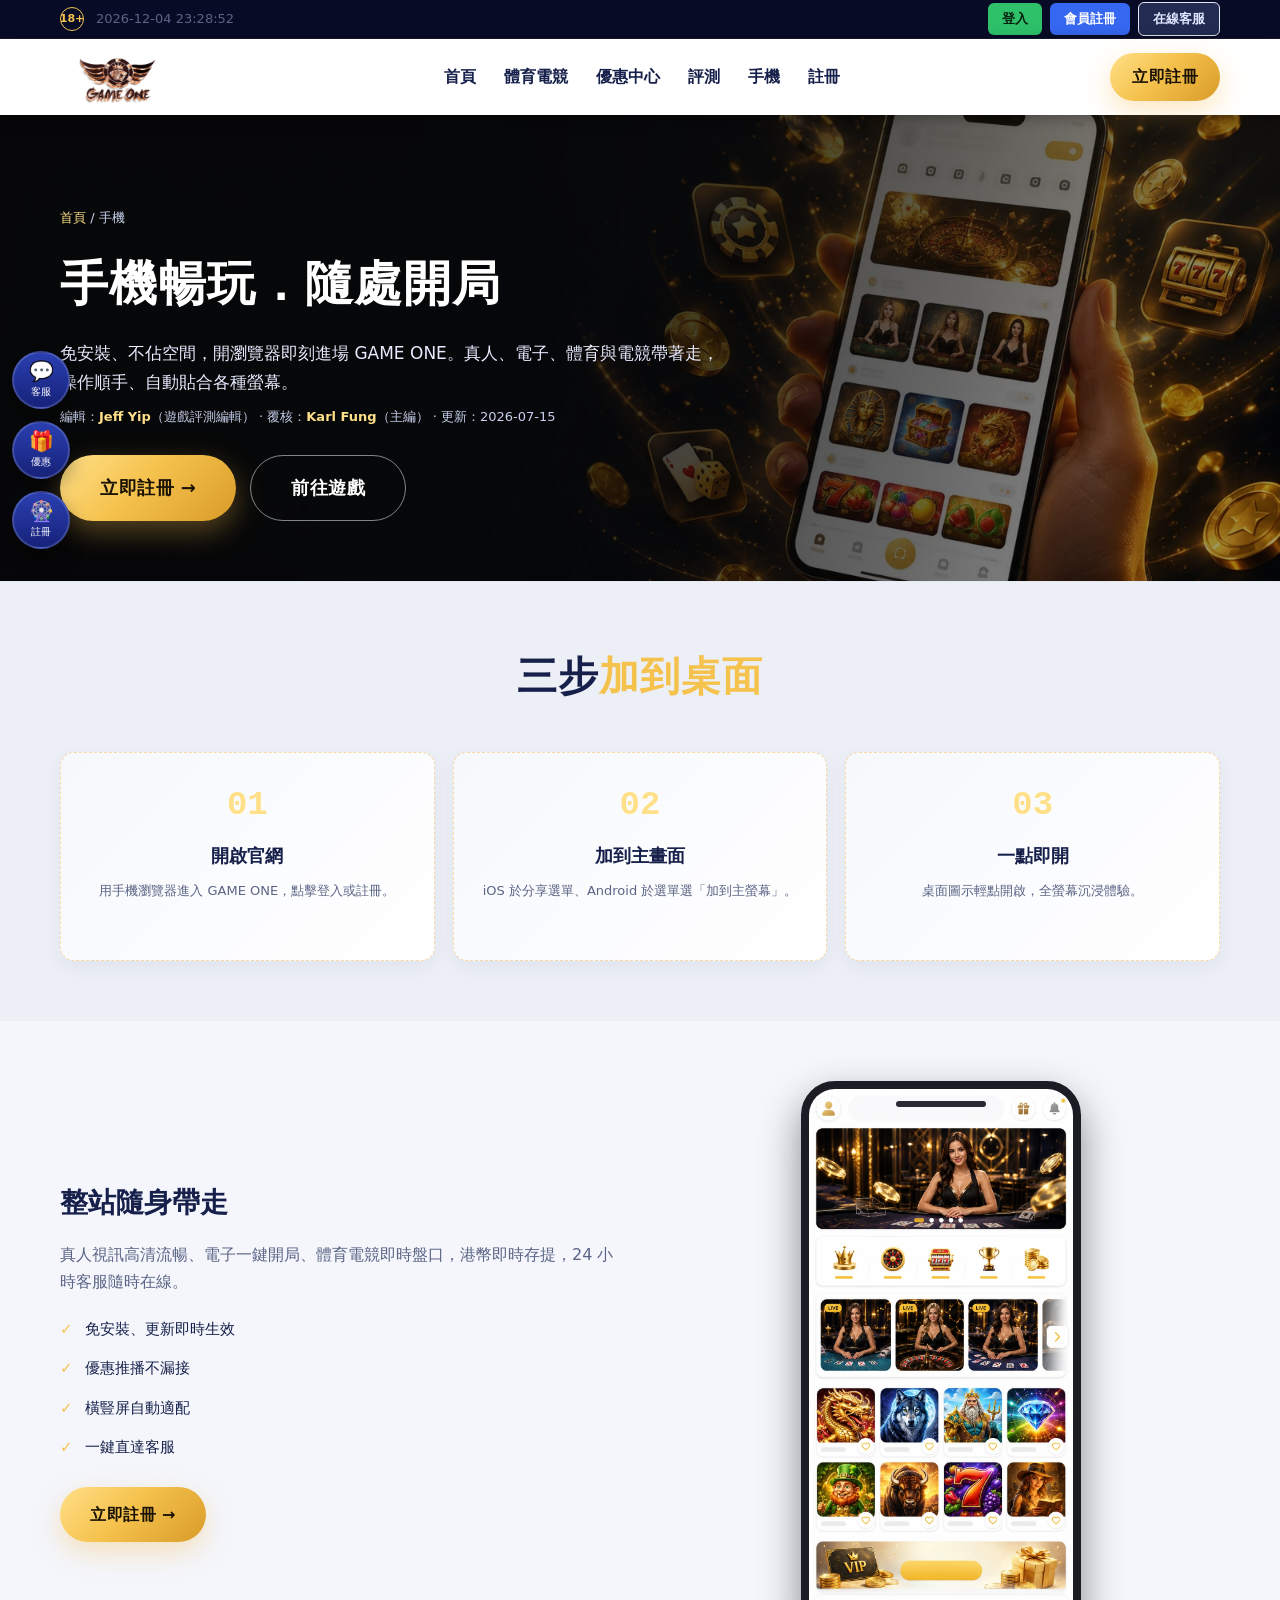
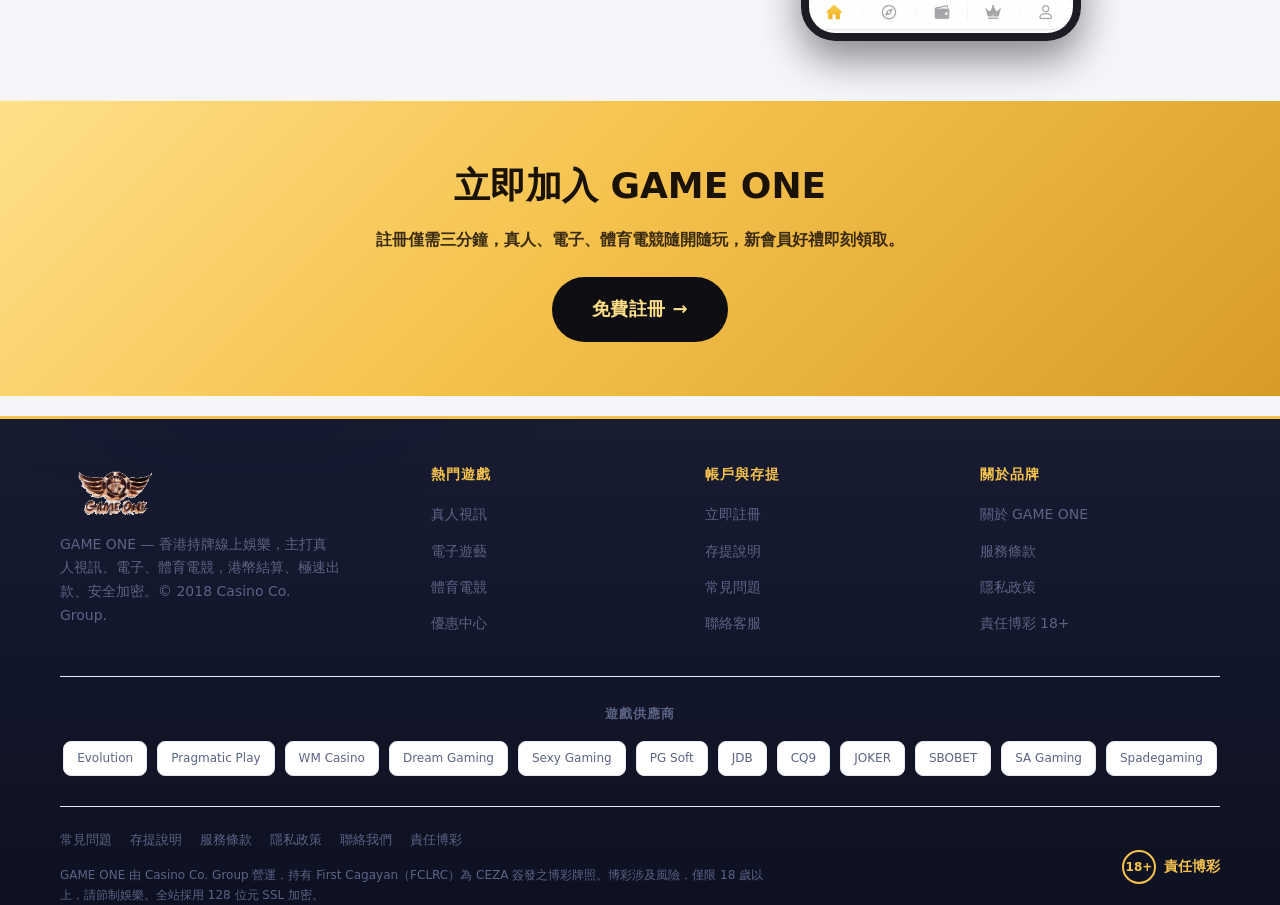
<file: app/index.html>
<!DOCTYPE html>
<html lang="zh-Hant-HK">
<head>
  <meta charset="UTF-8"><meta name="viewport" content="width=device-width, initial-scale=1.0">
  <title>App｜隨身開玩 | GAME ONE</title><meta name="description" content="GAME ONE App：免安裝、瀏覽器即開，加到主畫面像原生 App，真人、電子、體育隨身帶走。"><meta name="theme-color" content="#ffffff">
  <link rel="icon" type="image/png" href="/assets/img/favicon.png">
  <link rel="apple-touch-icon" href="/assets/img/favicon.png">
  <link rel="stylesheet" href="/style.css">
  <script type="application/ld+json">
{
 "@context": "https://schema.org",
 "@graph": [
  {
   "@type": [
    "Organization",
    "OnlineBusiness"
   ],
   "@id": "https://gameone-hk.pages.dev/#organization",
   "name": "GAME ONE",
   "url": "https://gameone-hk.pages.dev/",
   "logo": {
    "@type": "ImageObject",
    "@id": "https://gameone-hk.pages.dev/#logo",
    "url": "https://gameone-hk.pages.dev/assets/img/logo.png",
    "caption": "GAME ONE"
   }
  },
  {
   "@type": "WebSite",
   "@id": "https://gameone-hk.pages.dev/#website",
   "url": "https://gameone-hk.pages.dev/",
   "name": "GAME ONE",
   "alternateName": "GAME ONE 香港",
   "description": "GAME ONE 香港持牌線上娛樂：真人視訊、3000+ 電子、體育電競，港幣即時入款、極速出款、128 位元加密、24 小時客服。",
   "publisher": {
    "@id": "https://gameone-hk.pages.dev/#organization"
   },
   "inLanguage": "zh-Hant-HK",
   "copyrightYear": 2018,
   "copyrightHolder": {
    "@type": "Organization",
    "name": "Casino Co. Group"
   }
  },
  {
   "@type": "WebPage",
   "@id": "https://gameone-hk.pages.dev/app/#webpage",
   "url": "https://gameone-hk.pages.dev/app/",
   "name": "App｜隨身開玩 | GAME ONE",
   "description": "GAME ONE App：免安裝、瀏覽器即開，加到主畫面像原生 App，真人、電子、體育隨身帶走。",
   "inLanguage": "zh-Hant-HK",
   "isPartOf": {
    "@id": "https://gameone-hk.pages.dev/#website"
   },
   "about": {
    "@id": "https://gameone-hk.pages.dev/#organization"
   },
   "publisher": {
    "@id": "https://gameone-hk.pages.dev/#organization"
   },
   "datePublished": "2026-07-14",
   "dateModified": "2026-07-15",
   "breadcrumb": {
    "@id": "https://gameone-hk.pages.dev/app/#breadcrumb"
   },
   "primaryImageOfPage": {
    "@type": "ImageObject",
    "@id": "https://gameone-hk.pages.dev/app/#primaryimage",
    "url": "https://gameone-hk.pages.dev/assets/img/app-hero2.webp"
   },
   "image": {
    "@id": "https://gameone-hk.pages.dev/app/#primaryimage"
   },
   "author": {
    "@id": "https://gameone-hk.pages.dev/about-us/#jeff-yip"
   },
   "reviewedBy": {
    "@id": "https://gameone-hk.pages.dev/about-us/#karl-fung"
   },
   "mainEntity": {
    "@id": "https://gameone-hk.pages.dev/app/#howto"
   }
  },
  {
   "@type": "BreadcrumbList",
   "@id": "https://gameone-hk.pages.dev/app/#breadcrumb",
   "itemListElement": [
    {
     "@type": "ListItem",
     "position": 1,
     "name": "首頁",
     "item": "https://gameone-hk.pages.dev/"
    },
    {
     "@type": "ListItem",
     "position": 2,
     "name": "手機",
     "item": "https://gameone-hk.pages.dev/app/"
    }
   ]
  },
  {
   "@type": "Person",
   "@id": "https://gameone-hk.pages.dev/about-us/#jeff-yip",
   "name": "Jeff Yip",
   "jobTitle": "遊戲評測編輯",
   "url": "https://gameone-hk.pages.dev/about-us/#jeff-yip",
   "sameAs": [
    "https://hk.linkedin.com/in/jeff-yip-sk"
   ],
   "worksFor": {
    "@id": "https://gameone-hk.pages.dev/#organization"
   }
  },
  {
   "@type": "Person",
   "@id": "https://gameone-hk.pages.dev/about-us/#karl-fung",
   "name": "Karl Fung",
   "jobTitle": "主編",
   "url": "https://gameone-hk.pages.dev/about-us/#karl-fung",
   "sameAs": [
    "https://hk.linkedin.com/in/karlfung"
   ],
   "worksFor": {
    "@id": "https://gameone-hk.pages.dev/#organization"
   }
  },
  {
   "@type": "HowTo",
   "@id": "https://gameone-hk.pages.dev/app/#howto",
   "name": "把 GAME ONE 加入手機主畫面",
   "description": "GAME ONE App：免安裝、瀏覽器即開，加到主畫面像原生 App，真人、電子、體育隨身帶走。",
   "inLanguage": "zh-Hant-HK",
   "step": [
    {
     "@type": "HowToStep",
     "position": 1,
     "name": "開啟官網",
     "text": "用手機瀏覽器進入 GAME ONE，點擊登入或註冊。"
    },
    {
     "@type": "HowToStep",
     "position": 2,
     "name": "加到主畫面",
     "text": "iOS 於分享選單、Android 於選單選「加到主螢幕」。"
    },
    {
     "@type": "HowToStep",
     "position": 3,
     "name": "一點即開",
     "text": "桌面圖示輕點開啟，全螢幕沉浸體驗。"
    }
   ]
  }
 ]
}
  </script>
</head>
<body class="light">
  <div class="topbar"><div class="container topbar-in">
    <div class="tb-left"><span class="tb-18">18+</span><span class="tb-time" id="tbTime">&nbsp;</span></div>
    <div class="tb-right">
      <a href="https://g1vip.com/play-and-win/" class="tb-btn login" target="_blank" rel="nofollow noopener">登入</a>
      <a href="/register/" class="tb-btn reg">會員註冊</a>
      <a href="/contact/" class="tb-btn cs">在線客服</a>
    </div>
  </div></div>
  <header class="site-header"><div class="container nav">
    <a class="logo" href="/" aria-label="GAME ONE 首頁"><img src="/assets/img/logo.png" alt="GAME ONE"></a>
    <nav><ul class="nav-links" id="navLinks">
      <li><a href="/">首頁</a></li>
      <li><a href="/esports/">體育電競</a></li>
      <li><a href="/bonus/">優惠中心</a></li>
      <li><a href="/review/">評測</a></li>
      <li><a href="/app/">手機</a></li>
      <li><a href="/register/">註冊</a></li>
    </ul></nav>
    <a href="/register/" class="btn btn-gold btn-reg-top">立即註冊</a>
    <button class="nav-toggle" id="navToggle" aria-label="選單">☰</button>
  </div></header>
  <div class="side-rail">
    <a class="sr" href="https://g1vip.com/play-and-win/" target="_blank" rel="nofollow noopener" title="在線客服"><span>💬</span><small>客服</small></a>
    <a class="sr" href="/bonus/" title="優惠中心"><span>🎁</span><small>優惠</small></a>
    <a class="sr" href="/register/" title="會員註冊"><span>🎡</span><small>註冊</small></a>
  </div>
  <div class="mbar">
    <a href="https://g1vip.com/play-and-win/" target="_blank" rel="nofollow noopener">登入</a>
    <a href="/register/" class="reg">會員註冊</a>
    <a href="/contact/">客服</a>
  </div>
  <main id="main">
  <section class="page-hero" style="--hero:url('/assets/img/app-hero2.webp')"><div class="container">
      <div class="breadcrumb"><a href="/">首頁</a> / 手機</div><h1>手機暢玩．隨處開局</h1><p>免安裝、不佔空間，開瀏覽器即刻進場 GAME ONE。真人、電子、體育與電競帶著走，操作順手、自動貼合各種螢幕。</p><div class="byline">編輯：<a href="/about-us/#jeff-yip">Jeff Yip</a>（遊戲評測編輯） · 覆核：<a href="/about-us/#karl-fung">Karl Fung</a>（主編） · 更新：2026-07-15</div><div class="hero-actions"><a href="/register/" class="btn btn-gold btn-lg">立即註冊 →</a><a href="https://g1vip.com/play-and-win/" class="btn btn-ghost btn-lg" target="_blank" rel="nofollow noopener">前往遊戲</a></div>
    </div></section>
  <section class="section"><div class="container">
    <div class="section-head"><h2>三步<span>加到桌面</span></h2></div>
    <div class="promo-grid">
      <div class="promo-card"><div class="step-no">01</div><h3>開啟官網</h3><div class="desc">用手機瀏覽器進入 GAME ONE，點擊登入或註冊。</div></div>
      <div class="promo-card"><div class="step-no">02</div><h3>加到主畫面</h3><div class="desc">iOS 於分享選單、Android 於選單選「加到主螢幕」。</div></div>
      <div class="promo-card"><div class="step-no">03</div><h3>一點即開</h3><div class="desc">桌面圖示輕點開啟，全螢幕沉浸體驗。</div></div>
    </div>
  </div></section>
  <section class="section"><div class="container"><div class="mobile-wrap">
    <div class="mobile-copy"><h2>整站隨身帶走</h2>
      <p>真人視訊高清流暢、電子一鍵開局、體育電競即時盤口，港幣即時存提，24 小時客服隨時在線。</p>
      <ul class="mobile-list"><li><span class="ic">✓</span> 免安裝、更新即時生效</li><li><span class="ic">✓</span> 優惠推播不漏接</li><li><span class="ic">✓</span> 橫豎屏自動適配</li><li><span class="ic">✓</span> 一鍵直達客服</li></ul>
      <div class="hero-actions"><a href="/register/" class="btn btn-gold">立即註冊 →</a></div></div>
    <div class="mobile-media"><div class="phone"><img src="/assets/img/mobile-screen.webp" alt="手機介面" loading="lazy"></div></div>
  </div></div></section>
  <section class="cta-band"><div class="container"><h2>立即加入 GAME ONE</h2><p>註冊僅需三分鐘，真人、電子、體育電競隨開隨玩，新會員好禮即刻領取。</p><a href="/register/" class="btn btn-lg">免費註冊 →</a></div></section>
  </main>
  <footer class="site-footer"><div class="container">
    <div class="footer-top">
      <div class="footer-brand">
        <img src="/assets/img/logo.png" alt="GAME ONE" style="height:54px;width:auto;">
        <p>GAME ONE — 香港持牌線上娛樂，主打真人視訊、電子、體育電競，港幣結算、極速出款、安全加密。© 2018 Casino Co. Group.</p>
      </div>
      <div class="footer-col"><h2>熱門遊戲</h2><ul>
        <li><a href="/">真人視訊</a></li><li><a href="/">電子遊藝</a></li>
        <li><a href="/esports/">體育電競</a></li><li><a href="/bonus/">優惠中心</a></li></ul></div>
      <div class="footer-col"><h2>帳戶與存提</h2><ul>
        <li><a href="/register/">立即註冊</a></li><li><a href="/banking/">存提說明</a></li>
        <li><a href="/faq/">常見問題</a></li><li><a href="/contact/">聯絡客服</a></li></ul></div>
      <div class="footer-col"><h2>關於品牌</h2><ul>
        <li><a href="/about-us/">關於 GAME ONE</a></li><li><a href="/terms/">服務條款</a></li>
        <li><a href="/privacy/">隱私政策</a></li><li><a href="/responsible/">責任博彩 18+</a></li></ul></div>
    </div>
    <div class="partners"><h2>遊戲供應商</h2><div class="partners-row">
      <span>Evolution</span><span>Pragmatic Play</span><span>WM Casino</span><span>Dream Gaming</span>
      <span>Sexy Gaming</span><span>PG Soft</span><span>JDB</span><span>CQ9</span>
      <span>JOKER</span><span>SBOBET</span><span>SA Gaming</span><span>Spadegaming</span></div></div>
    <div class="footer-bottom">
      <div class="foot-inner">
        <div class="footer-links">
          <a href="/faq/">常見問題</a><a href="/banking/">存提說明</a><a href="/terms/">服務條款</a><a href="/privacy/">隱私政策</a><a href="/contact/">聯絡我們</a><a href="/responsible/">責任博彩</a></div>
        <p class="legal">GAME ONE 由 Casino Co. Group 營運，持有 First Cagayan（FCLRC）為 CEZA 簽發之博彩牌照。博彩涉及風險，僅限 18 歲以上，請節制娛樂。全站採用 128 位元 SSL 加密。</p>
      </div>
      <span class="age"><span class="badge18">18+</span> 責任博彩</span>
    </div>
  </div></footer>
  <script>
    var nt=document.getElementById('navToggle');
    if(nt) nt.addEventListener('click',function(){document.body.classList.toggle('menu-open');});
    document.querySelectorAll('#navLinks a').forEach(function(a){a.addEventListener('click',function(){document.body.classList.remove('menu-open');});});
    var navEl=document.querySelector('.nav nav');
    if(navEl) navEl.addEventListener('click',function(e){if(e.target===navEl)document.body.classList.remove('menu-open');});
    (function(){var el=document.getElementById('tbTime');if(!el)return;function p(n){return(n<10?'0':'')+n;}
      function tick(){var d=new Date();el.textContent=d.getFullYear()+'-'+p(d.getMonth()+1)+'-'+p(d.getDate())+' '+p(d.getHours())+':'+p(d.getMinutes())+':'+p(d.getSeconds());}
      tick();setInterval(tick,1000);})();
    (function(){var bm=document.getElementById('bmodal');if(!bm)return;
      function close(){bm.classList.remove('on');document.body.style.overflow='';}
      function esc(s){var d=document.createElement('div');d.textContent=s||'';return d.innerHTML;}
      document.querySelectorAll('.bbanner').forEach(function(c){c.addEventListener('click',function(){
        document.getElementById('bmodalImg').src=c.getAttribute('data-img');
        document.getElementById('bmodalTitle').textContent=c.getAttribute('data-title');
        document.getElementById('bmodalMeta').innerHTML=
          '<div class="bd-row"><b>活動對象</b><span>'+esc(c.getAttribute('data-target'))+'</span></div>'+
          '<div class="bd-row"><b>活動時間</b><span>'+esc(c.getAttribute('data-time'))+'</span></div>'+
          '<div class="bd-row"><b>活動內容</b><span>'+esc(c.getAttribute('data-content'))+'</span></div>'+
          '<div class="bd-row"><b>活動規則</b><span>'+esc(c.getAttribute('data-rules'))+'</span></div>';
        bm.classList.add('on');document.body.style.overflow='hidden';});});
      document.getElementById('bmodalX').addEventListener('click',close);
      bm.addEventListener('click',function(e){if(e.target===bm)close();});})();
  </script>
</body></html>
</file>
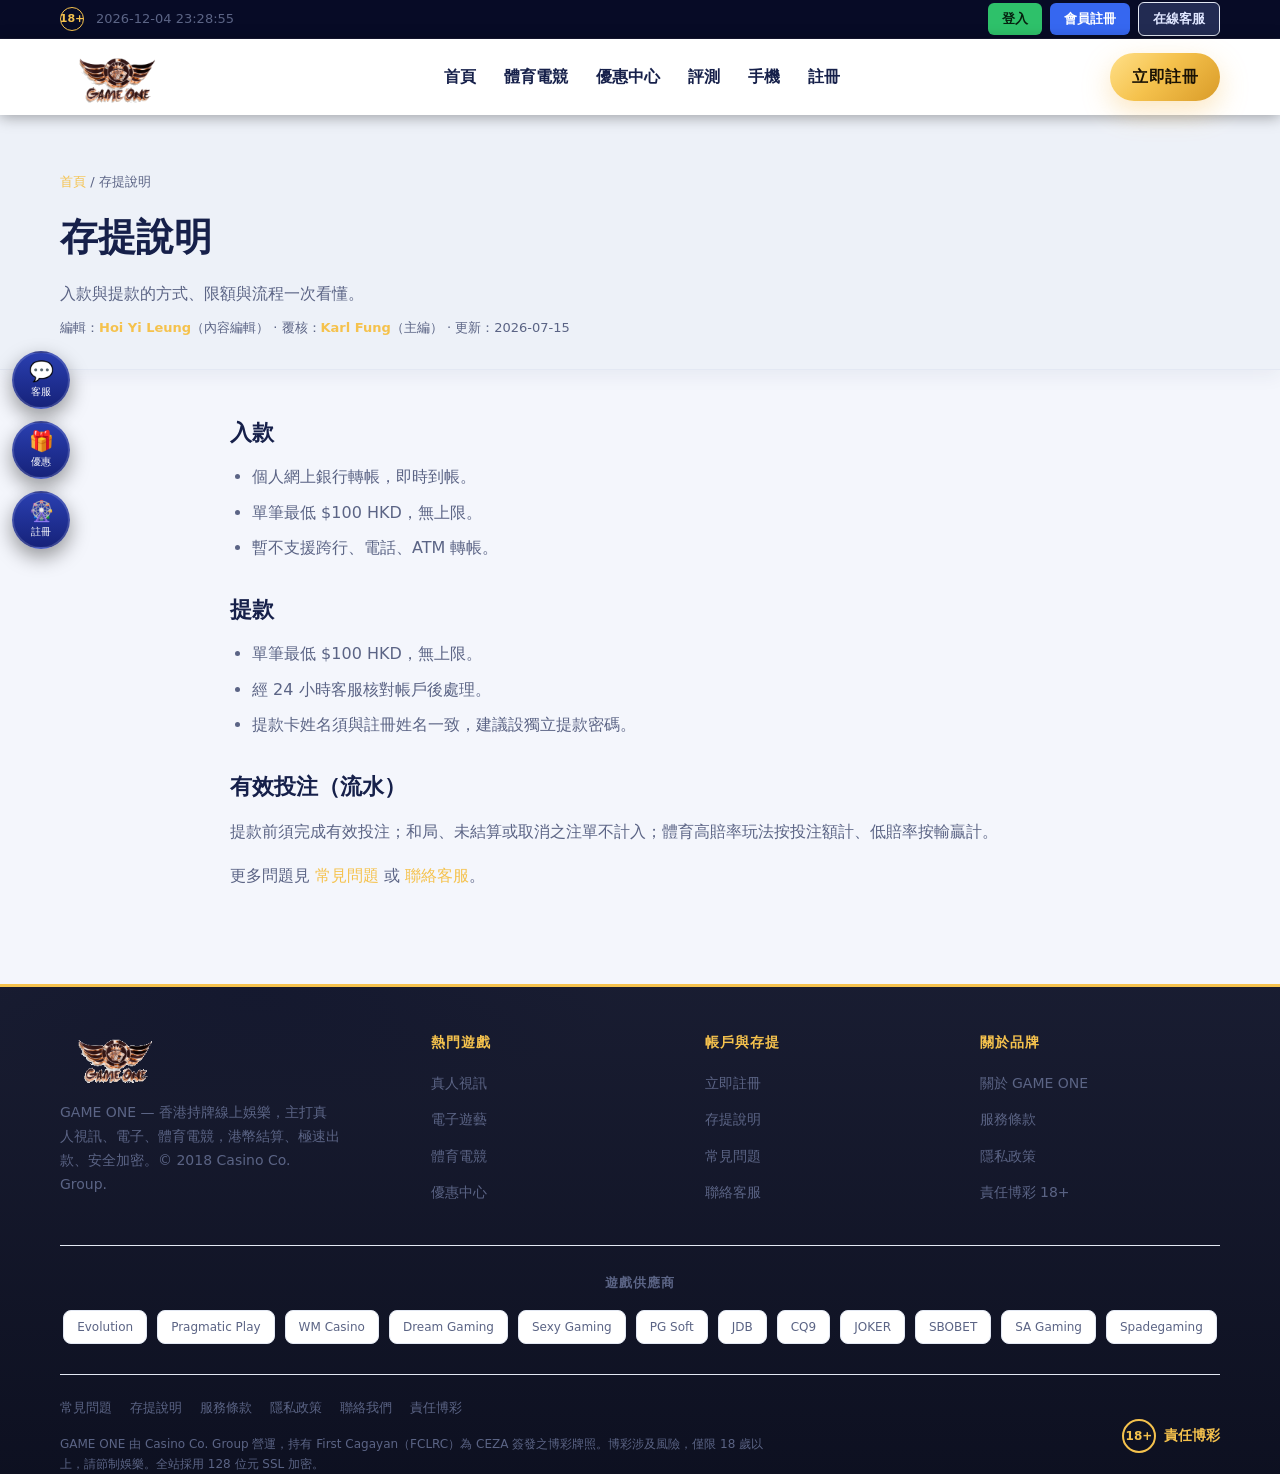
<file: banking/index.html>
<!DOCTYPE html>
<html lang="zh-Hant-HK">
<head>
  <meta charset="UTF-8"><meta name="viewport" content="width=device-width, initial-scale=1.0">
  <title>存提說明 | GAME ONE</title><meta name="description" content="GAME ONE 存提說明：入款方式與限額、提款流程與條件、有效投注說明，港幣結算。"><meta name="theme-color" content="#ffffff">
  <link rel="icon" type="image/png" href="/assets/img/favicon.png">
  <link rel="apple-touch-icon" href="/assets/img/favicon.png">
  <link rel="stylesheet" href="/style.css">
  <script type="application/ld+json">
{
 "@context": "https://schema.org",
 "@graph": [
  {
   "@type": [
    "Organization",
    "OnlineBusiness"
   ],
   "@id": "https://gameone-hk.pages.dev/#organization",
   "name": "GAME ONE",
   "url": "https://gameone-hk.pages.dev/",
   "logo": {
    "@type": "ImageObject",
    "@id": "https://gameone-hk.pages.dev/#logo",
    "url": "https://gameone-hk.pages.dev/assets/img/logo.png",
    "caption": "GAME ONE"
   }
  },
  {
   "@type": "WebSite",
   "@id": "https://gameone-hk.pages.dev/#website",
   "url": "https://gameone-hk.pages.dev/",
   "name": "GAME ONE",
   "alternateName": "GAME ONE 香港",
   "description": "GAME ONE 香港持牌線上娛樂：真人視訊、3000+ 電子、體育電競，港幣即時入款、極速出款、128 位元加密、24 小時客服。",
   "publisher": {
    "@id": "https://gameone-hk.pages.dev/#organization"
   },
   "inLanguage": "zh-Hant-HK",
   "copyrightYear": 2018,
   "copyrightHolder": {
    "@type": "Organization",
    "name": "Casino Co. Group"
   }
  },
  {
   "@type": "WebPage",
   "@id": "https://gameone-hk.pages.dev/banking/#webpage",
   "url": "https://gameone-hk.pages.dev/banking/",
   "name": "存提說明 | GAME ONE",
   "description": "GAME ONE 存提說明：入款方式與限額、提款流程與條件、有效投注說明，港幣結算。",
   "inLanguage": "zh-Hant-HK",
   "isPartOf": {
    "@id": "https://gameone-hk.pages.dev/#website"
   },
   "about": {
    "@id": "https://gameone-hk.pages.dev/#organization"
   },
   "publisher": {
    "@id": "https://gameone-hk.pages.dev/#organization"
   },
   "datePublished": "2026-07-14",
   "dateModified": "2026-07-15",
   "breadcrumb": {
    "@id": "https://gameone-hk.pages.dev/banking/#breadcrumb"
   },
   "author": {
    "@id": "https://gameone-hk.pages.dev/about-us/#hoi-yi-leung"
   },
   "reviewedBy": {
    "@id": "https://gameone-hk.pages.dev/about-us/#karl-fung"
   }
  },
  {
   "@type": "BreadcrumbList",
   "@id": "https://gameone-hk.pages.dev/banking/#breadcrumb",
   "itemListElement": [
    {
     "@type": "ListItem",
     "position": 1,
     "name": "首頁",
     "item": "https://gameone-hk.pages.dev/"
    },
    {
     "@type": "ListItem",
     "position": 2,
     "name": "存提說明",
     "item": "https://gameone-hk.pages.dev/banking/"
    }
   ]
  },
  {
   "@type": "Person",
   "@id": "https://gameone-hk.pages.dev/about-us/#hoi-yi-leung",
   "name": "Hoi Yi Leung",
   "jobTitle": "內容編輯",
   "url": "https://gameone-hk.pages.dev/about-us/#hoi-yi-leung",
   "sameAs": [
    "https://ee.linkedin.com/in/leunghoiyi"
   ],
   "worksFor": {
    "@id": "https://gameone-hk.pages.dev/#organization"
   }
  },
  {
   "@type": "Person",
   "@id": "https://gameone-hk.pages.dev/about-us/#karl-fung",
   "name": "Karl Fung",
   "jobTitle": "主編",
   "url": "https://gameone-hk.pages.dev/about-us/#karl-fung",
   "sameAs": [
    "https://hk.linkedin.com/in/karlfung"
   ],
   "worksFor": {
    "@id": "https://gameone-hk.pages.dev/#organization"
   }
  }
 ]
}
  </script>
</head>
<body class="light">
  <div class="topbar"><div class="container topbar-in">
    <div class="tb-left"><span class="tb-18">18+</span><span class="tb-time" id="tbTime">&nbsp;</span></div>
    <div class="tb-right">
      <a href="https://g1vip.com/play-and-win/" class="tb-btn login" target="_blank" rel="nofollow noopener">登入</a>
      <a href="/register/" class="tb-btn reg">會員註冊</a>
      <a href="/contact/" class="tb-btn cs">在線客服</a>
    </div>
  </div></div>
  <header class="site-header"><div class="container nav">
    <a class="logo" href="/" aria-label="GAME ONE 首頁"><img src="/assets/img/logo.png" alt="GAME ONE"></a>
    <nav><ul class="nav-links" id="navLinks">
      <li><a href="/">首頁</a></li>
      <li><a href="/esports/">體育電競</a></li>
      <li><a href="/bonus/">優惠中心</a></li>
      <li><a href="/review/">評測</a></li>
      <li><a href="/app/">手機</a></li>
      <li><a href="/register/">註冊</a></li>
    </ul></nav>
    <a href="/register/" class="btn btn-gold btn-reg-top">立即註冊</a>
    <button class="nav-toggle" id="navToggle" aria-label="選單">☰</button>
  </div></header>
  <div class="side-rail">
    <a class="sr" href="https://g1vip.com/play-and-win/" target="_blank" rel="nofollow noopener" title="在線客服"><span>💬</span><small>客服</small></a>
    <a class="sr" href="/bonus/" title="優惠中心"><span>🎁</span><small>優惠</small></a>
    <a class="sr" href="/register/" title="會員註冊"><span>🎡</span><small>註冊</small></a>
  </div>
  <div class="mbar">
    <a href="https://g1vip.com/play-and-win/" target="_blank" rel="nofollow noopener">登入</a>
    <a href="/register/" class="reg">會員註冊</a>
    <a href="/contact/">客服</a>
  </div>
  <main id="main">
  <section class="doc-head"><div class="container"><div class="breadcrumb"><a href="/">首頁</a> / 存提說明</div><h1>存提說明</h1><p>入款與提款的方式、限額與流程一次看懂。</p><div class="byline">編輯：<a href="/about-us/#hoi-yi-leung">Hoi Yi Leung</a>（內容編輯） · 覆核：<a href="/about-us/#karl-fung">Karl Fung</a>（主編） · 更新：2026-07-15</div></div></section>
  <div class="doc"><div class="container"><h2>入款</h2><ul><li>個人網上銀行轉帳，即時到帳。</li><li>單筆最低 $100 HKD，無上限。</li><li>暫不支援跨行、電話、ATM 轉帳。</li></ul>
<h2>提款</h2><ul><li>單筆最低 $100 HKD，無上限。</li><li>經 24 小時客服核對帳戶後處理。</li><li>提款卡姓名須與註冊姓名一致，建議設獨立提款密碼。</li></ul>
<h2>有效投注（流水）</h2><p>提款前須完成有效投注；和局、未結算或取消之注單不計入；體育高賠率玩法按投注額計、低賠率按輸贏計。</p>
<p>更多問題見 <a href="/faq/">常見問題</a> 或 <a href="/contact/">聯絡客服</a>。</p></div></div>
  </main>
  <footer class="site-footer"><div class="container">
    <div class="footer-top">
      <div class="footer-brand">
        <img src="/assets/img/logo.png" alt="GAME ONE" style="height:54px;width:auto;">
        <p>GAME ONE — 香港持牌線上娛樂，主打真人視訊、電子、體育電競，港幣結算、極速出款、安全加密。© 2018 Casino Co. Group.</p>
      </div>
      <div class="footer-col"><h2>熱門遊戲</h2><ul>
        <li><a href="/">真人視訊</a></li><li><a href="/">電子遊藝</a></li>
        <li><a href="/esports/">體育電競</a></li><li><a href="/bonus/">優惠中心</a></li></ul></div>
      <div class="footer-col"><h2>帳戶與存提</h2><ul>
        <li><a href="/register/">立即註冊</a></li><li><a href="/banking/">存提說明</a></li>
        <li><a href="/faq/">常見問題</a></li><li><a href="/contact/">聯絡客服</a></li></ul></div>
      <div class="footer-col"><h2>關於品牌</h2><ul>
        <li><a href="/about-us/">關於 GAME ONE</a></li><li><a href="/terms/">服務條款</a></li>
        <li><a href="/privacy/">隱私政策</a></li><li><a href="/responsible/">責任博彩 18+</a></li></ul></div>
    </div>
    <div class="partners"><h2>遊戲供應商</h2><div class="partners-row">
      <span>Evolution</span><span>Pragmatic Play</span><span>WM Casino</span><span>Dream Gaming</span>
      <span>Sexy Gaming</span><span>PG Soft</span><span>JDB</span><span>CQ9</span>
      <span>JOKER</span><span>SBOBET</span><span>SA Gaming</span><span>Spadegaming</span></div></div>
    <div class="footer-bottom">
      <div class="foot-inner">
        <div class="footer-links">
          <a href="/faq/">常見問題</a><a href="/banking/">存提說明</a><a href="/terms/">服務條款</a><a href="/privacy/">隱私政策</a><a href="/contact/">聯絡我們</a><a href="/responsible/">責任博彩</a></div>
        <p class="legal">GAME ONE 由 Casino Co. Group 營運，持有 First Cagayan（FCLRC）為 CEZA 簽發之博彩牌照。博彩涉及風險，僅限 18 歲以上，請節制娛樂。全站採用 128 位元 SSL 加密。</p>
      </div>
      <span class="age"><span class="badge18">18+</span> 責任博彩</span>
    </div>
  </div></footer>
  <script>
    var nt=document.getElementById('navToggle');
    if(nt) nt.addEventListener('click',function(){document.body.classList.toggle('menu-open');});
    document.querySelectorAll('#navLinks a').forEach(function(a){a.addEventListener('click',function(){document.body.classList.remove('menu-open');});});
    var navEl=document.querySelector('.nav nav');
    if(navEl) navEl.addEventListener('click',function(e){if(e.target===navEl)document.body.classList.remove('menu-open');});
    (function(){var el=document.getElementById('tbTime');if(!el)return;function p(n){return(n<10?'0':'')+n;}
      function tick(){var d=new Date();el.textContent=d.getFullYear()+'-'+p(d.getMonth()+1)+'-'+p(d.getDate())+' '+p(d.getHours())+':'+p(d.getMinutes())+':'+p(d.getSeconds());}
      tick();setInterval(tick,1000);})();
    (function(){var bm=document.getElementById('bmodal');if(!bm)return;
      function close(){bm.classList.remove('on');document.body.style.overflow='';}
      function esc(s){var d=document.createElement('div');d.textContent=s||'';return d.innerHTML;}
      document.querySelectorAll('.bbanner').forEach(function(c){c.addEventListener('click',function(){
        document.getElementById('bmodalImg').src=c.getAttribute('data-img');
        document.getElementById('bmodalTitle').textContent=c.getAttribute('data-title');
        document.getElementById('bmodalMeta').innerHTML=
          '<div class="bd-row"><b>活動對象</b><span>'+esc(c.getAttribute('data-target'))+'</span></div>'+
          '<div class="bd-row"><b>活動時間</b><span>'+esc(c.getAttribute('data-time'))+'</span></div>'+
          '<div class="bd-row"><b>活動內容</b><span>'+esc(c.getAttribute('data-content'))+'</span></div>'+
          '<div class="bd-row"><b>活動規則</b><span>'+esc(c.getAttribute('data-rules'))+'</span></div>';
        bm.classList.add('on');document.body.style.overflow='hidden';});});
      document.getElementById('bmodalX').addEventListener('click',close);
      bm.addEventListener('click',function(e){if(e.target===bm)close();});})();
  </script>
</body></html>
</file>
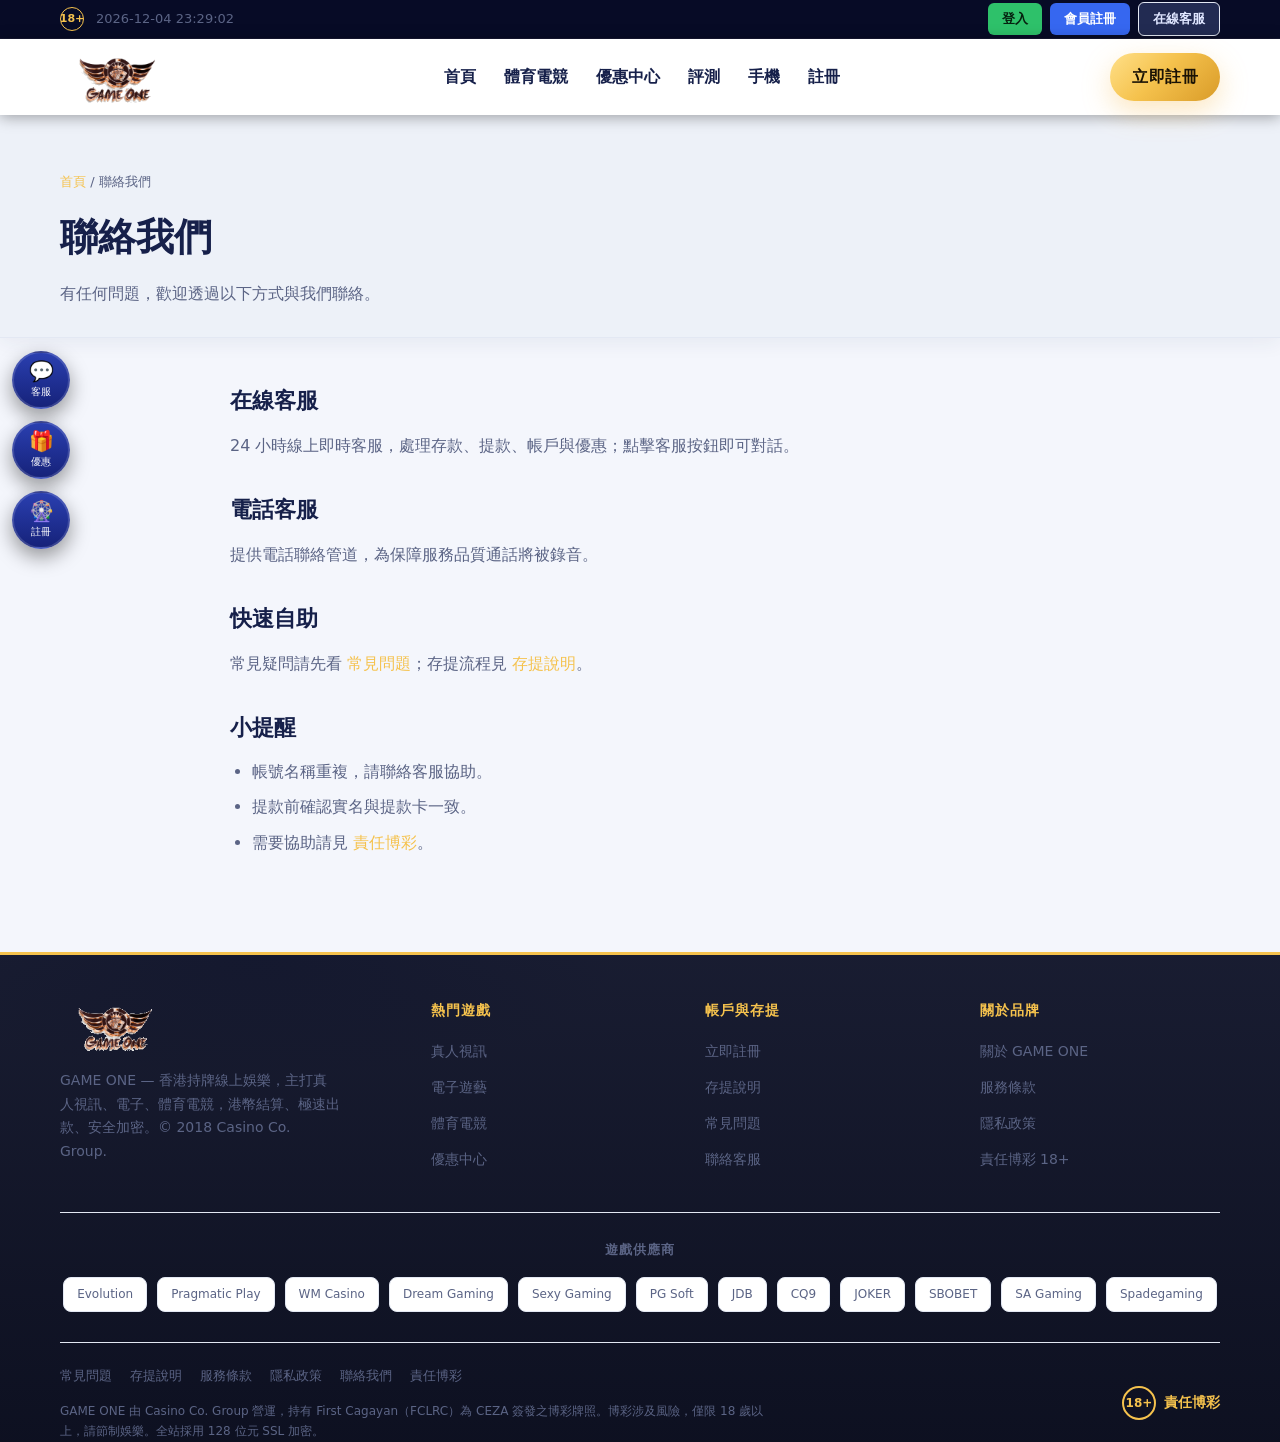
<file: contact/index.html>
<!DOCTYPE html>
<html lang="zh-Hant-HK">
<head>
  <meta charset="UTF-8"><meta name="viewport" content="width=device-width, initial-scale=1.0">
  <title>聯絡我們 | GAME ONE</title><meta name="description" content="GAME ONE 聯絡方式：24 小時在線客服與電話客服，存提、帳戶、優惠即時協助。"><meta name="theme-color" content="#ffffff">
  <link rel="icon" type="image/png" href="/assets/img/favicon.png">
  <link rel="apple-touch-icon" href="/assets/img/favicon.png">
  <link rel="stylesheet" href="/style.css">
  <script type="application/ld+json">
{
 "@context": "https://schema.org",
 "@graph": [
  {
   "@type": [
    "Organization",
    "OnlineBusiness"
   ],
   "@id": "https://gameone-hk.pages.dev/#organization",
   "name": "GAME ONE",
   "url": "https://gameone-hk.pages.dev/",
   "logo": {
    "@type": "ImageObject",
    "@id": "https://gameone-hk.pages.dev/#logo",
    "url": "https://gameone-hk.pages.dev/assets/img/logo.png",
    "caption": "GAME ONE"
   },
   "contactPoint": {
    "@type": "ContactPoint",
    "contactType": "customer service",
    "availableLanguage": [
     "zh-Hant",
     "yue",
     "en"
    ],
    "hoursAvailable": {
     "@type": "OpeningHoursSpecification",
     "dayOfWeek": [
      "Monday",
      "Tuesday",
      "Wednesday",
      "Thursday",
      "Friday",
      "Saturday",
      "Sunday"
     ],
     "opens": "00:00",
     "closes": "23:59"
    },
    "url": "https://gameone-hk.pages.dev/contact/"
   }
  },
  {
   "@type": "WebSite",
   "@id": "https://gameone-hk.pages.dev/#website",
   "url": "https://gameone-hk.pages.dev/",
   "name": "GAME ONE",
   "alternateName": "GAME ONE 香港",
   "description": "GAME ONE 香港持牌線上娛樂：真人視訊、3000+ 電子、體育電競，港幣即時入款、極速出款、128 位元加密、24 小時客服。",
   "publisher": {
    "@id": "https://gameone-hk.pages.dev/#organization"
   },
   "inLanguage": "zh-Hant-HK",
   "copyrightYear": 2018,
   "copyrightHolder": {
    "@type": "Organization",
    "name": "Casino Co. Group"
   }
  },
  {
   "@type": "ContactPage",
   "@id": "https://gameone-hk.pages.dev/contact/#webpage",
   "url": "https://gameone-hk.pages.dev/contact/",
   "name": "聯絡我們 | GAME ONE",
   "description": "GAME ONE 聯絡方式：24 小時在線客服與電話客服，存提、帳戶、優惠即時協助。",
   "inLanguage": "zh-Hant-HK",
   "isPartOf": {
    "@id": "https://gameone-hk.pages.dev/#website"
   },
   "about": {
    "@id": "https://gameone-hk.pages.dev/#organization"
   },
   "publisher": {
    "@id": "https://gameone-hk.pages.dev/#organization"
   },
   "datePublished": "2026-07-14",
   "dateModified": "2026-07-15",
   "breadcrumb": {
    "@id": "https://gameone-hk.pages.dev/contact/#breadcrumb"
   },
   "author": {
    "@id": "https://gameone-hk.pages.dev/#organization"
   }
  },
  {
   "@type": "BreadcrumbList",
   "@id": "https://gameone-hk.pages.dev/contact/#breadcrumb",
   "itemListElement": [
    {
     "@type": "ListItem",
     "position": 1,
     "name": "首頁",
     "item": "https://gameone-hk.pages.dev/"
    },
    {
     "@type": "ListItem",
     "position": 2,
     "name": "聯絡我們",
     "item": "https://gameone-hk.pages.dev/contact/"
    }
   ]
  }
 ]
}
  </script>
</head>
<body class="light">
  <div class="topbar"><div class="container topbar-in">
    <div class="tb-left"><span class="tb-18">18+</span><span class="tb-time" id="tbTime">&nbsp;</span></div>
    <div class="tb-right">
      <a href="https://g1vip.com/play-and-win/" class="tb-btn login" target="_blank" rel="nofollow noopener">登入</a>
      <a href="/register/" class="tb-btn reg">會員註冊</a>
      <a href="/contact/" class="tb-btn cs">在線客服</a>
    </div>
  </div></div>
  <header class="site-header"><div class="container nav">
    <a class="logo" href="/" aria-label="GAME ONE 首頁"><img src="/assets/img/logo.png" alt="GAME ONE"></a>
    <nav><ul class="nav-links" id="navLinks">
      <li><a href="/">首頁</a></li>
      <li><a href="/esports/">體育電競</a></li>
      <li><a href="/bonus/">優惠中心</a></li>
      <li><a href="/review/">評測</a></li>
      <li><a href="/app/">手機</a></li>
      <li><a href="/register/">註冊</a></li>
    </ul></nav>
    <a href="/register/" class="btn btn-gold btn-reg-top">立即註冊</a>
    <button class="nav-toggle" id="navToggle" aria-label="選單">☰</button>
  </div></header>
  <div class="side-rail">
    <a class="sr" href="https://g1vip.com/play-and-win/" target="_blank" rel="nofollow noopener" title="在線客服"><span>💬</span><small>客服</small></a>
    <a class="sr" href="/bonus/" title="優惠中心"><span>🎁</span><small>優惠</small></a>
    <a class="sr" href="/register/" title="會員註冊"><span>🎡</span><small>註冊</small></a>
  </div>
  <div class="mbar">
    <a href="https://g1vip.com/play-and-win/" target="_blank" rel="nofollow noopener">登入</a>
    <a href="/register/" class="reg">會員註冊</a>
    <a href="/contact/">客服</a>
  </div>
  <main id="main">
  <section class="doc-head"><div class="container"><div class="breadcrumb"><a href="/">首頁</a> / 聯絡我們</div><h1>聯絡我們</h1><p>有任何問題，歡迎透過以下方式與我們聯絡。</p></div></section>
  <div class="doc"><div class="container"><h2>在線客服</h2><p>24 小時線上即時客服，處理存款、提款、帳戶與優惠；點擊客服按鈕即可對話。</p>
<h2>電話客服</h2><p>提供電話聯絡管道，為保障服務品質通話將被錄音。</p>
<h2>快速自助</h2><p>常見疑問請先看 <a href="/faq/">常見問題</a>；存提流程見 <a href="/banking/">存提說明</a>。</p>
<h2>小提醒</h2><ul><li>帳號名稱重複，請聯絡客服協助。</li><li>提款前確認實名與提款卡一致。</li><li>需要協助請見 <a href="/responsible/">責任博彩</a>。</li></ul></div></div>
  </main>
  <footer class="site-footer"><div class="container">
    <div class="footer-top">
      <div class="footer-brand">
        <img src="/assets/img/logo.png" alt="GAME ONE" style="height:54px;width:auto;">
        <p>GAME ONE — 香港持牌線上娛樂，主打真人視訊、電子、體育電競，港幣結算、極速出款、安全加密。© 2018 Casino Co. Group.</p>
      </div>
      <div class="footer-col"><h2>熱門遊戲</h2><ul>
        <li><a href="/">真人視訊</a></li><li><a href="/">電子遊藝</a></li>
        <li><a href="/esports/">體育電競</a></li><li><a href="/bonus/">優惠中心</a></li></ul></div>
      <div class="footer-col"><h2>帳戶與存提</h2><ul>
        <li><a href="/register/">立即註冊</a></li><li><a href="/banking/">存提說明</a></li>
        <li><a href="/faq/">常見問題</a></li><li><a href="/contact/">聯絡客服</a></li></ul></div>
      <div class="footer-col"><h2>關於品牌</h2><ul>
        <li><a href="/about-us/">關於 GAME ONE</a></li><li><a href="/terms/">服務條款</a></li>
        <li><a href="/privacy/">隱私政策</a></li><li><a href="/responsible/">責任博彩 18+</a></li></ul></div>
    </div>
    <div class="partners"><h2>遊戲供應商</h2><div class="partners-row">
      <span>Evolution</span><span>Pragmatic Play</span><span>WM Casino</span><span>Dream Gaming</span>
      <span>Sexy Gaming</span><span>PG Soft</span><span>JDB</span><span>CQ9</span>
      <span>JOKER</span><span>SBOBET</span><span>SA Gaming</span><span>Spadegaming</span></div></div>
    <div class="footer-bottom">
      <div class="foot-inner">
        <div class="footer-links">
          <a href="/faq/">常見問題</a><a href="/banking/">存提說明</a><a href="/terms/">服務條款</a><a href="/privacy/">隱私政策</a><a href="/contact/">聯絡我們</a><a href="/responsible/">責任博彩</a></div>
        <p class="legal">GAME ONE 由 Casino Co. Group 營運，持有 First Cagayan（FCLRC）為 CEZA 簽發之博彩牌照。博彩涉及風險，僅限 18 歲以上，請節制娛樂。全站採用 128 位元 SSL 加密。</p>
      </div>
      <span class="age"><span class="badge18">18+</span> 責任博彩</span>
    </div>
  </div></footer>
  <script>
    var nt=document.getElementById('navToggle');
    if(nt) nt.addEventListener('click',function(){document.body.classList.toggle('menu-open');});
    document.querySelectorAll('#navLinks a').forEach(function(a){a.addEventListener('click',function(){document.body.classList.remove('menu-open');});});
    var navEl=document.querySelector('.nav nav');
    if(navEl) navEl.addEventListener('click',function(e){if(e.target===navEl)document.body.classList.remove('menu-open');});
    (function(){var el=document.getElementById('tbTime');if(!el)return;function p(n){return(n<10?'0':'')+n;}
      function tick(){var d=new Date();el.textContent=d.getFullYear()+'-'+p(d.getMonth()+1)+'-'+p(d.getDate())+' '+p(d.getHours())+':'+p(d.getMinutes())+':'+p(d.getSeconds());}
      tick();setInterval(tick,1000);})();
    (function(){var bm=document.getElementById('bmodal');if(!bm)return;
      function close(){bm.classList.remove('on');document.body.style.overflow='';}
      function esc(s){var d=document.createElement('div');d.textContent=s||'';return d.innerHTML;}
      document.querySelectorAll('.bbanner').forEach(function(c){c.addEventListener('click',function(){
        document.getElementById('bmodalImg').src=c.getAttribute('data-img');
        document.getElementById('bmodalTitle').textContent=c.getAttribute('data-title');
        document.getElementById('bmodalMeta').innerHTML=
          '<div class="bd-row"><b>活動對象</b><span>'+esc(c.getAttribute('data-target'))+'</span></div>'+
          '<div class="bd-row"><b>活動時間</b><span>'+esc(c.getAttribute('data-time'))+'</span></div>'+
          '<div class="bd-row"><b>活動內容</b><span>'+esc(c.getAttribute('data-content'))+'</span></div>'+
          '<div class="bd-row"><b>活動規則</b><span>'+esc(c.getAttribute('data-rules'))+'</span></div>';
        bm.classList.add('on');document.body.style.overflow='hidden';});});
      document.getElementById('bmodalX').addEventListener('click',close);
      bm.addEventListener('click',function(e){if(e.target===bm)close();});})();
  </script>
</body></html>
</file>
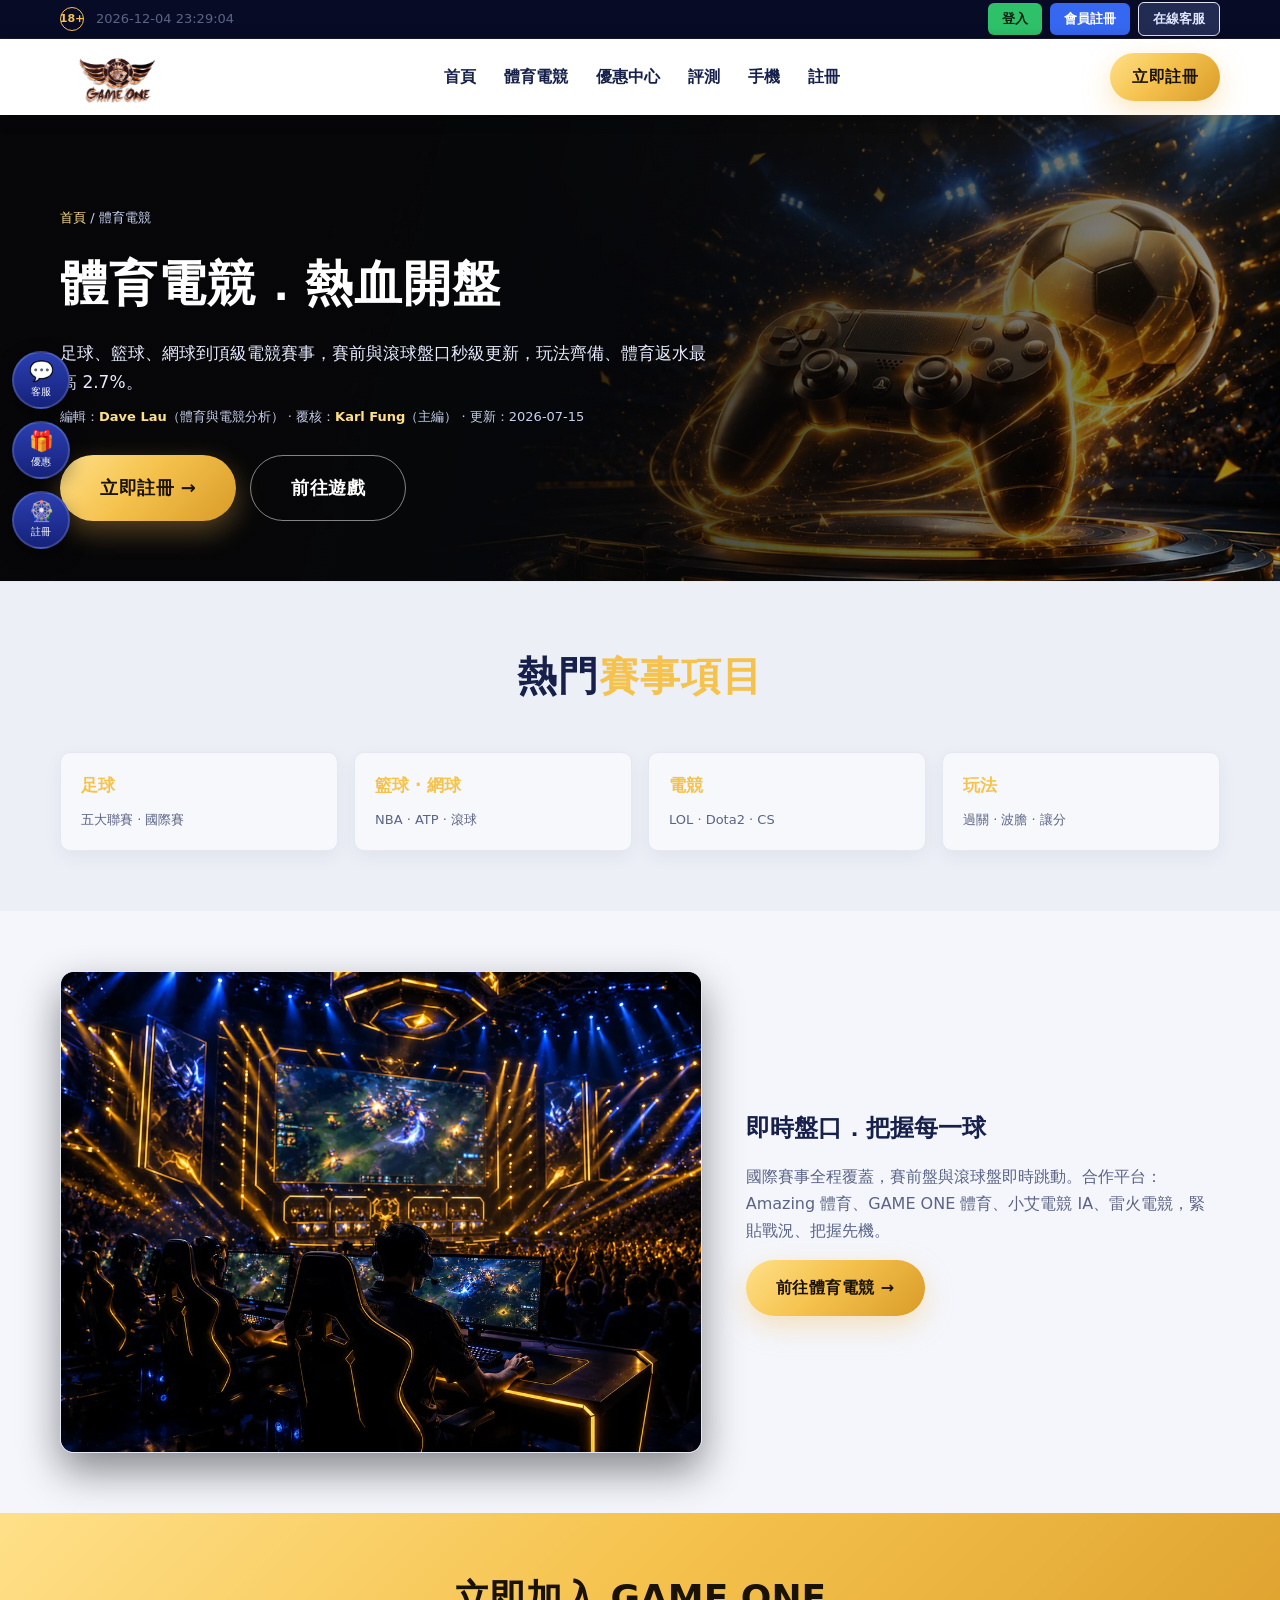
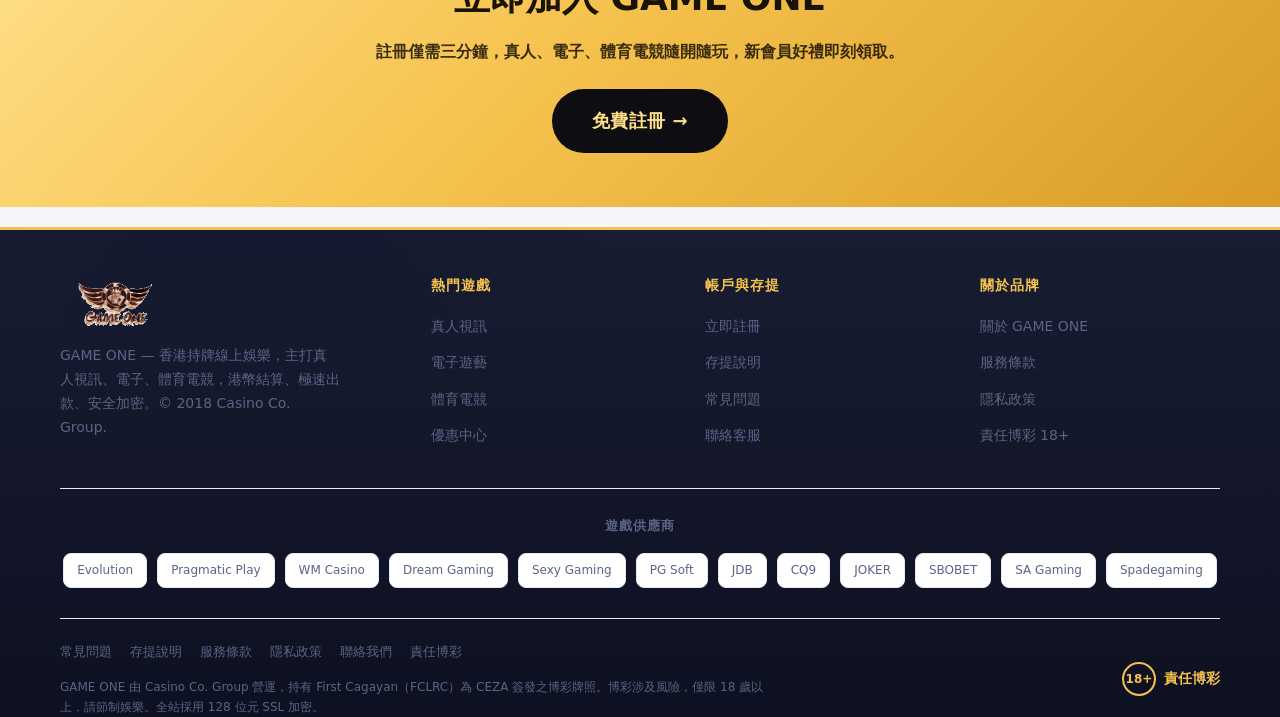
<file: esports/index.html>
<!DOCTYPE html>
<html lang="zh-Hant-HK">
<head>
  <meta charset="UTF-8"><meta name="viewport" content="width=device-width, initial-scale=1.0">
  <title>體育電競｜即時盤口 · 最高2.7%返水 | GAME ONE</title><meta name="description" content="GAME ONE 體育電競：足球、籃球、網球與 LOL、Dota2、CS，賽前與滾球即時盤口，返水最高 2.7%。"><meta name="theme-color" content="#ffffff">
  <link rel="icon" type="image/png" href="/assets/img/favicon.png">
  <link rel="apple-touch-icon" href="/assets/img/favicon.png">
  <link rel="stylesheet" href="/style.css">
  <script type="application/ld+json">
{
 "@context": "https://schema.org",
 "@graph": [
  {
   "@type": [
    "Organization",
    "OnlineBusiness"
   ],
   "@id": "https://gameone-hk.pages.dev/#organization",
   "name": "GAME ONE",
   "url": "https://gameone-hk.pages.dev/",
   "logo": {
    "@type": "ImageObject",
    "@id": "https://gameone-hk.pages.dev/#logo",
    "url": "https://gameone-hk.pages.dev/assets/img/logo.png",
    "caption": "GAME ONE"
   }
  },
  {
   "@type": "WebSite",
   "@id": "https://gameone-hk.pages.dev/#website",
   "url": "https://gameone-hk.pages.dev/",
   "name": "GAME ONE",
   "alternateName": "GAME ONE 香港",
   "description": "GAME ONE 香港持牌線上娛樂：真人視訊、3000+ 電子、體育電競，港幣即時入款、極速出款、128 位元加密、24 小時客服。",
   "publisher": {
    "@id": "https://gameone-hk.pages.dev/#organization"
   },
   "inLanguage": "zh-Hant-HK",
   "copyrightYear": 2018,
   "copyrightHolder": {
    "@type": "Organization",
    "name": "Casino Co. Group"
   }
  },
  {
   "@type": "WebPage",
   "@id": "https://gameone-hk.pages.dev/esports/#webpage",
   "url": "https://gameone-hk.pages.dev/esports/",
   "name": "體育電競｜即時盤口 · 最高2.7%返水 | GAME ONE",
   "description": "GAME ONE 體育電競：足球、籃球、網球與 LOL、Dota2、CS，賽前與滾球即時盤口，返水最高 2.7%。",
   "inLanguage": "zh-Hant-HK",
   "isPartOf": {
    "@id": "https://gameone-hk.pages.dev/#website"
   },
   "about": {
    "@id": "https://gameone-hk.pages.dev/#organization"
   },
   "publisher": {
    "@id": "https://gameone-hk.pages.dev/#organization"
   },
   "datePublished": "2026-07-14",
   "dateModified": "2026-07-15",
   "breadcrumb": {
    "@id": "https://gameone-hk.pages.dev/esports/#breadcrumb"
   },
   "primaryImageOfPage": {
    "@type": "ImageObject",
    "@id": "https://gameone-hk.pages.dev/esports/#primaryimage",
    "url": "https://gameone-hk.pages.dev/assets/img/esports-hero2.webp"
   },
   "image": {
    "@id": "https://gameone-hk.pages.dev/esports/#primaryimage"
   },
   "author": {
    "@id": "https://gameone-hk.pages.dev/about-us/#dave-lau"
   },
   "reviewedBy": {
    "@id": "https://gameone-hk.pages.dev/about-us/#karl-fung"
   },
   "mainEntity": {
    "@id": "https://gameone-hk.pages.dev/esports/#categories"
   }
  },
  {
   "@type": "BreadcrumbList",
   "@id": "https://gameone-hk.pages.dev/esports/#breadcrumb",
   "itemListElement": [
    {
     "@type": "ListItem",
     "position": 1,
     "name": "首頁",
     "item": "https://gameone-hk.pages.dev/"
    },
    {
     "@type": "ListItem",
     "position": 2,
     "name": "體育電競",
     "item": "https://gameone-hk.pages.dev/esports/"
    }
   ]
  },
  {
   "@type": "Person",
   "@id": "https://gameone-hk.pages.dev/about-us/#dave-lau",
   "name": "Dave Lau",
   "jobTitle": "體育與電競分析",
   "url": "https://gameone-hk.pages.dev/about-us/#dave-lau",
   "sameAs": [
    "https://hk.linkedin.com/in/davelauks"
   ],
   "worksFor": {
    "@id": "https://gameone-hk.pages.dev/#organization"
   }
  },
  {
   "@type": "Person",
   "@id": "https://gameone-hk.pages.dev/about-us/#karl-fung",
   "name": "Karl Fung",
   "jobTitle": "主編",
   "url": "https://gameone-hk.pages.dev/about-us/#karl-fung",
   "sameAs": [
    "https://hk.linkedin.com/in/karlfung"
   ],
   "worksFor": {
    "@id": "https://gameone-hk.pages.dev/#organization"
   }
  },
  {
   "@type": "ItemList",
   "@id": "https://gameone-hk.pages.dev/esports/#categories",
   "name": "熱門賽事項目",
   "numberOfItems": 4,
   "itemListElement": [
    {
     "@type": "ListItem",
     "position": 1,
     "name": "足球",
     "description": "五大聯賽 · 國際賽"
    },
    {
     "@type": "ListItem",
     "position": 2,
     "name": "籃球 · 網球",
     "description": "NBA · ATP · 滾球"
    },
    {
     "@type": "ListItem",
     "position": 3,
     "name": "電競",
     "description": "LOL · Dota2 · CS"
    },
    {
     "@type": "ListItem",
     "position": 4,
     "name": "玩法",
     "description": "過關 · 波膽 · 讓分"
    }
   ]
  }
 ]
}
  </script>
</head>
<body class="light">
  <div class="topbar"><div class="container topbar-in">
    <div class="tb-left"><span class="tb-18">18+</span><span class="tb-time" id="tbTime">&nbsp;</span></div>
    <div class="tb-right">
      <a href="https://g1vip.com/play-and-win/" class="tb-btn login" target="_blank" rel="nofollow noopener">登入</a>
      <a href="/register/" class="tb-btn reg">會員註冊</a>
      <a href="/contact/" class="tb-btn cs">在線客服</a>
    </div>
  </div></div>
  <header class="site-header"><div class="container nav">
    <a class="logo" href="/" aria-label="GAME ONE 首頁"><img src="/assets/img/logo.png" alt="GAME ONE"></a>
    <nav><ul class="nav-links" id="navLinks">
      <li><a href="/">首頁</a></li>
      <li><a href="/esports/">體育電競</a></li>
      <li><a href="/bonus/">優惠中心</a></li>
      <li><a href="/review/">評測</a></li>
      <li><a href="/app/">手機</a></li>
      <li><a href="/register/">註冊</a></li>
    </ul></nav>
    <a href="/register/" class="btn btn-gold btn-reg-top">立即註冊</a>
    <button class="nav-toggle" id="navToggle" aria-label="選單">☰</button>
  </div></header>
  <div class="side-rail">
    <a class="sr" href="https://g1vip.com/play-and-win/" target="_blank" rel="nofollow noopener" title="在線客服"><span>💬</span><small>客服</small></a>
    <a class="sr" href="/bonus/" title="優惠中心"><span>🎁</span><small>優惠</small></a>
    <a class="sr" href="/register/" title="會員註冊"><span>🎡</span><small>註冊</small></a>
  </div>
  <div class="mbar">
    <a href="https://g1vip.com/play-and-win/" target="_blank" rel="nofollow noopener">登入</a>
    <a href="/register/" class="reg">會員註冊</a>
    <a href="/contact/">客服</a>
  </div>
  <main id="main">
  <section class="page-hero" style="--hero:url('/assets/img/esports-hero2.webp')"><div class="container">
      <div class="breadcrumb"><a href="/">首頁</a> / 體育電競</div><h1>體育電競．熱血開盤</h1><p>足球、籃球、網球到頂級電競賽事，賽前與滾球盤口秒級更新，玩法齊備、體育返水最高 2.7%。</p><div class="byline">編輯：<a href="/about-us/#dave-lau">Dave Lau</a>（體育與電競分析） · 覆核：<a href="/about-us/#karl-fung">Karl Fung</a>（主編） · 更新：2026-07-15</div><div class="hero-actions"><a href="/register/" class="btn btn-gold btn-lg">立即註冊 →</a><a href="https://g1vip.com/play-and-win/" class="btn btn-ghost btn-lg" target="_blank" rel="nofollow noopener">前往遊戲</a></div>
    </div></section>
  <section class="section"><div class="container">
    <div class="section-head"><h2>熱門<span>賽事項目</span></h2></div>
    <div class="cat-strip">
      <div class="cat"><b>足球</b><span>五大聯賽 · 國際賽</span></div>
      <div class="cat"><b>籃球 · 網球</b><span>NBA · ATP · 滾球</span></div>
      <div class="cat"><b>電競</b><span>LOL · Dota2 · CS</span></div>
      <div class="cat"><b>玩法</b><span>過關 · 波膽 · 讓分</span></div>
    </div>
  </div></section>
  <section class="section"><div class="container"><div class="about-grid"><div class="about-media"><img src="/assets/img/esports-arena2.webp" alt="即時盤口．把握每一球" loading="lazy" style="width:100%;height:100%;object-fit:cover;"></div><div class="about-copy"><h2>即時盤口．把握每一球</h2><p>國際賽事全程覆蓋，賽前盤與滾球盤即時跳動。合作平台：Amazing 體育、GAME ONE 體育、小艾電競 IA、雷火電競，緊貼戰況、把握先機。</p><div class="hero-actions"><a href="https://g1vip.com/play-and-win/" class="btn btn-gold" target="_blank" rel="nofollow noopener">前往體育電競 →</a></div></div></div></div></section>
  <section class="cta-band"><div class="container"><h2>立即加入 GAME ONE</h2><p>註冊僅需三分鐘，真人、電子、體育電競隨開隨玩，新會員好禮即刻領取。</p><a href="/register/" class="btn btn-lg">免費註冊 →</a></div></section>
  </main>
  <footer class="site-footer"><div class="container">
    <div class="footer-top">
      <div class="footer-brand">
        <img src="/assets/img/logo.png" alt="GAME ONE" style="height:54px;width:auto;">
        <p>GAME ONE — 香港持牌線上娛樂，主打真人視訊、電子、體育電競，港幣結算、極速出款、安全加密。© 2018 Casino Co. Group.</p>
      </div>
      <div class="footer-col"><h2>熱門遊戲</h2><ul>
        <li><a href="/">真人視訊</a></li><li><a href="/">電子遊藝</a></li>
        <li><a href="/esports/">體育電競</a></li><li><a href="/bonus/">優惠中心</a></li></ul></div>
      <div class="footer-col"><h2>帳戶與存提</h2><ul>
        <li><a href="/register/">立即註冊</a></li><li><a href="/banking/">存提說明</a></li>
        <li><a href="/faq/">常見問題</a></li><li><a href="/contact/">聯絡客服</a></li></ul></div>
      <div class="footer-col"><h2>關於品牌</h2><ul>
        <li><a href="/about-us/">關於 GAME ONE</a></li><li><a href="/terms/">服務條款</a></li>
        <li><a href="/privacy/">隱私政策</a></li><li><a href="/responsible/">責任博彩 18+</a></li></ul></div>
    </div>
    <div class="partners"><h2>遊戲供應商</h2><div class="partners-row">
      <span>Evolution</span><span>Pragmatic Play</span><span>WM Casino</span><span>Dream Gaming</span>
      <span>Sexy Gaming</span><span>PG Soft</span><span>JDB</span><span>CQ9</span>
      <span>JOKER</span><span>SBOBET</span><span>SA Gaming</span><span>Spadegaming</span></div></div>
    <div class="footer-bottom">
      <div class="foot-inner">
        <div class="footer-links">
          <a href="/faq/">常見問題</a><a href="/banking/">存提說明</a><a href="/terms/">服務條款</a><a href="/privacy/">隱私政策</a><a href="/contact/">聯絡我們</a><a href="/responsible/">責任博彩</a></div>
        <p class="legal">GAME ONE 由 Casino Co. Group 營運，持有 First Cagayan（FCLRC）為 CEZA 簽發之博彩牌照。博彩涉及風險，僅限 18 歲以上，請節制娛樂。全站採用 128 位元 SSL 加密。</p>
      </div>
      <span class="age"><span class="badge18">18+</span> 責任博彩</span>
    </div>
  </div></footer>
  <script>
    var nt=document.getElementById('navToggle');
    if(nt) nt.addEventListener('click',function(){document.body.classList.toggle('menu-open');});
    document.querySelectorAll('#navLinks a').forEach(function(a){a.addEventListener('click',function(){document.body.classList.remove('menu-open');});});
    var navEl=document.querySelector('.nav nav');
    if(navEl) navEl.addEventListener('click',function(e){if(e.target===navEl)document.body.classList.remove('menu-open');});
    (function(){var el=document.getElementById('tbTime');if(!el)return;function p(n){return(n<10?'0':'')+n;}
      function tick(){var d=new Date();el.textContent=d.getFullYear()+'-'+p(d.getMonth()+1)+'-'+p(d.getDate())+' '+p(d.getHours())+':'+p(d.getMinutes())+':'+p(d.getSeconds());}
      tick();setInterval(tick,1000);})();
    (function(){var bm=document.getElementById('bmodal');if(!bm)return;
      function close(){bm.classList.remove('on');document.body.style.overflow='';}
      function esc(s){var d=document.createElement('div');d.textContent=s||'';return d.innerHTML;}
      document.querySelectorAll('.bbanner').forEach(function(c){c.addEventListener('click',function(){
        document.getElementById('bmodalImg').src=c.getAttribute('data-img');
        document.getElementById('bmodalTitle').textContent=c.getAttribute('data-title');
        document.getElementById('bmodalMeta').innerHTML=
          '<div class="bd-row"><b>活動對象</b><span>'+esc(c.getAttribute('data-target'))+'</span></div>'+
          '<div class="bd-row"><b>活動時間</b><span>'+esc(c.getAttribute('data-time'))+'</span></div>'+
          '<div class="bd-row"><b>活動內容</b><span>'+esc(c.getAttribute('data-content'))+'</span></div>'+
          '<div class="bd-row"><b>活動規則</b><span>'+esc(c.getAttribute('data-rules'))+'</span></div>';
        bm.classList.add('on');document.body.style.overflow='hidden';});});
      document.getElementById('bmodalX').addEventListener('click',close);
      bm.addEventListener('click',function(e){if(e.target===bm)close();});})();
  </script>
</body></html>
</file>
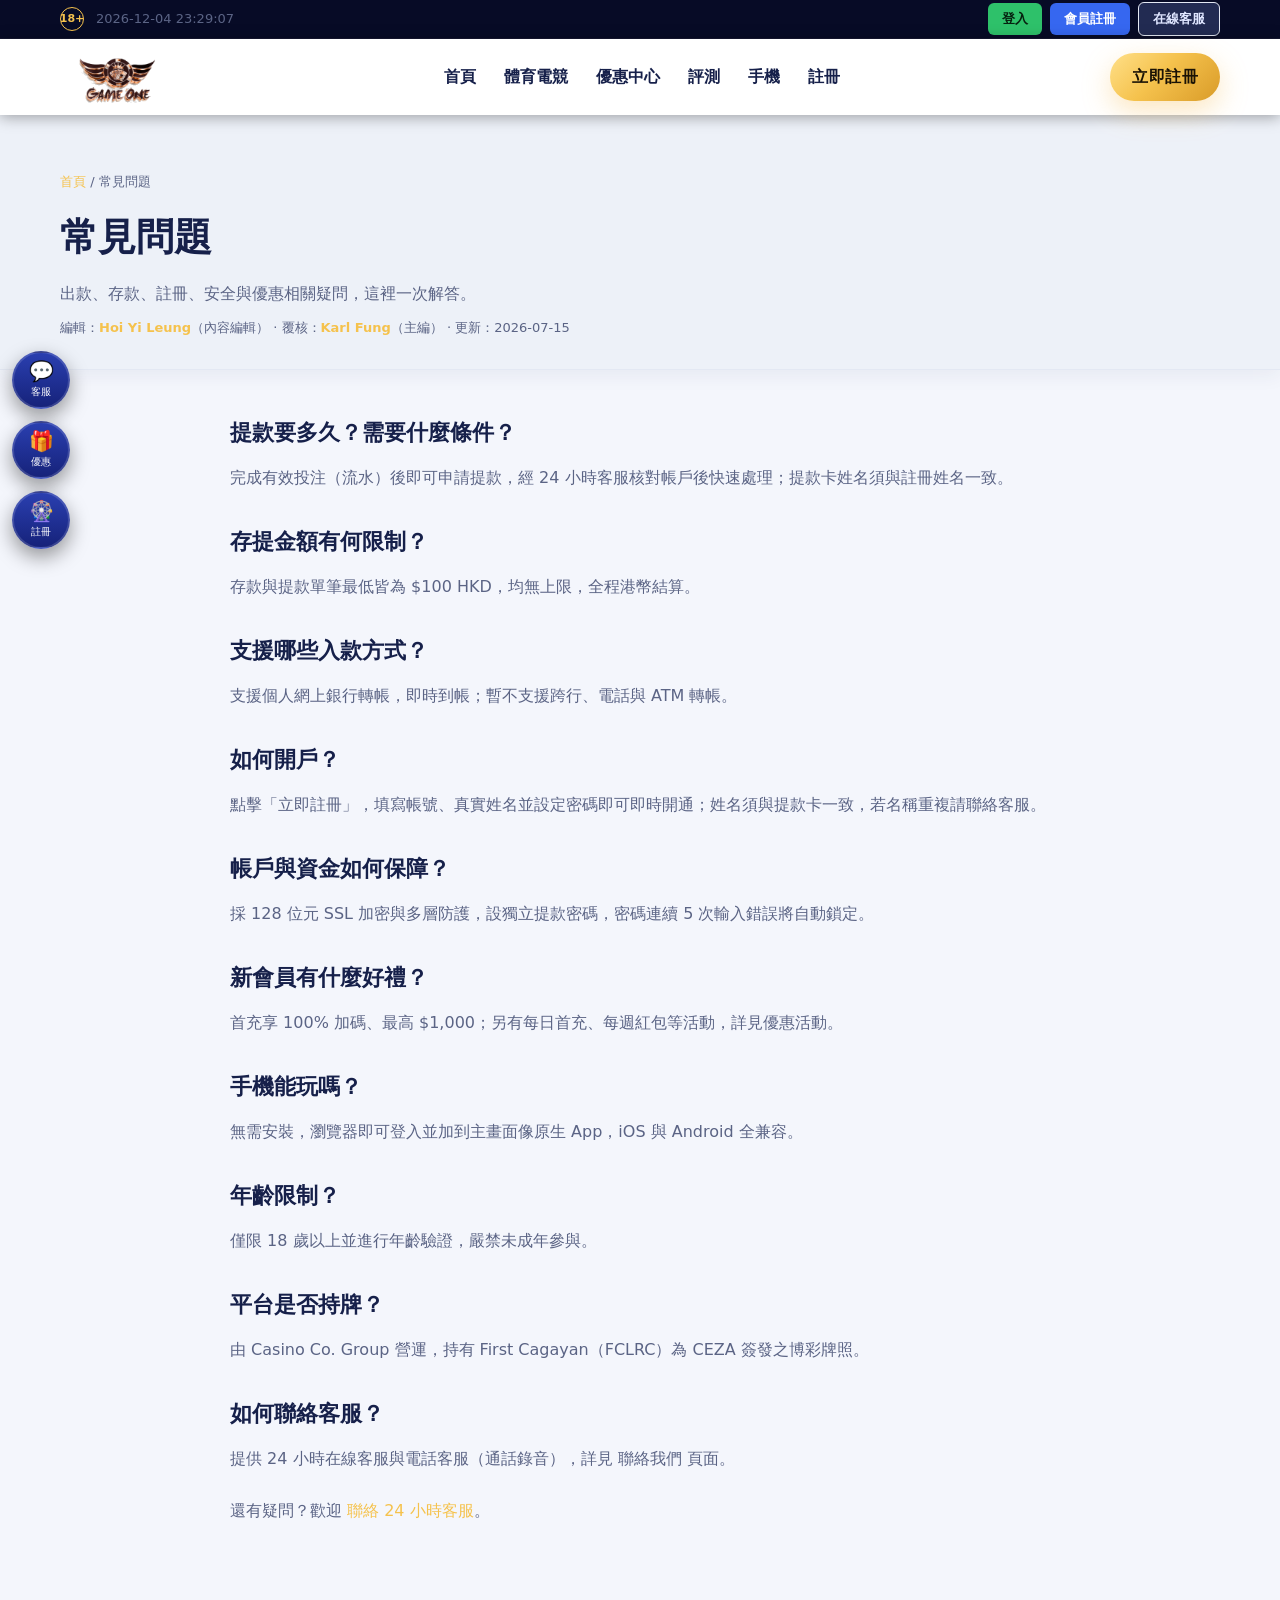
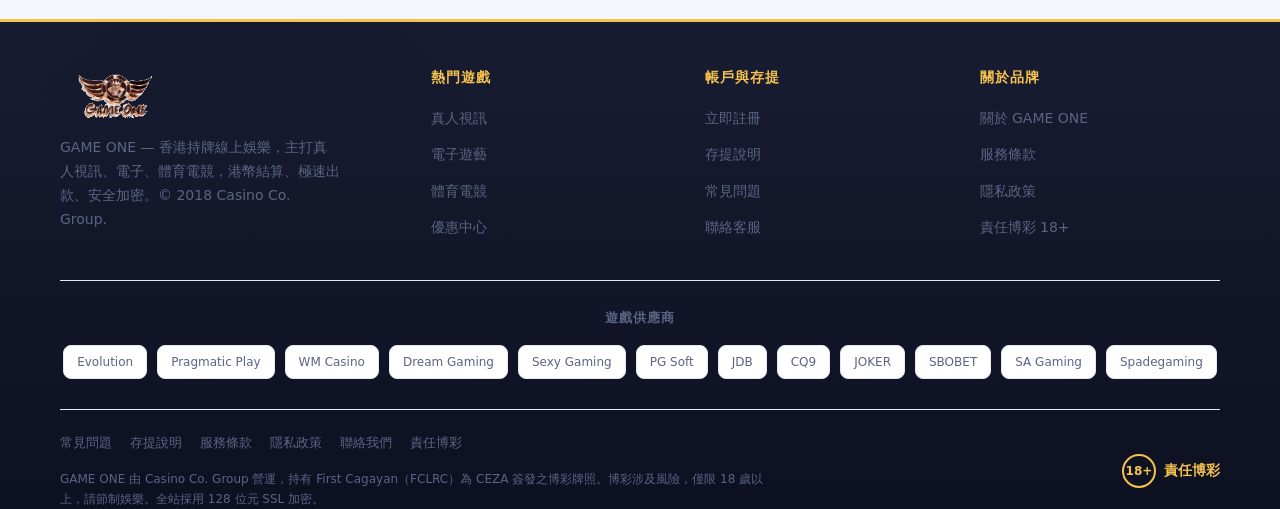
<file: faq/index.html>
<!DOCTYPE html>
<html lang="zh-Hant-HK">
<head>
  <meta charset="UTF-8"><meta name="viewport" content="width=device-width, initial-scale=1.0">
  <title>常見問題 | GAME ONE</title><meta name="description" content="GAME ONE 常見問題：出款、存提、註冊、安全、優惠、手機、年齡與牌照等解答。"><meta name="theme-color" content="#ffffff">
  <link rel="icon" type="image/png" href="/assets/img/favicon.png">
  <link rel="apple-touch-icon" href="/assets/img/favicon.png">
  <link rel="stylesheet" href="/style.css">
  <script type="application/ld+json">
{
 "@context": "https://schema.org",
 "@graph": [
  {
   "@type": [
    "Organization",
    "OnlineBusiness"
   ],
   "@id": "https://gameone-hk.pages.dev/#organization",
   "name": "GAME ONE",
   "url": "https://gameone-hk.pages.dev/",
   "logo": {
    "@type": "ImageObject",
    "@id": "https://gameone-hk.pages.dev/#logo",
    "url": "https://gameone-hk.pages.dev/assets/img/logo.png",
    "caption": "GAME ONE"
   }
  },
  {
   "@type": "WebSite",
   "@id": "https://gameone-hk.pages.dev/#website",
   "url": "https://gameone-hk.pages.dev/",
   "name": "GAME ONE",
   "alternateName": "GAME ONE 香港",
   "description": "GAME ONE 香港持牌線上娛樂：真人視訊、3000+ 電子、體育電競，港幣即時入款、極速出款、128 位元加密、24 小時客服。",
   "publisher": {
    "@id": "https://gameone-hk.pages.dev/#organization"
   },
   "inLanguage": "zh-Hant-HK",
   "copyrightYear": 2018,
   "copyrightHolder": {
    "@type": "Organization",
    "name": "Casino Co. Group"
   }
  },
  {
   "@type": "FAQPage",
   "@id": "https://gameone-hk.pages.dev/faq/#webpage",
   "url": "https://gameone-hk.pages.dev/faq/",
   "name": "常見問題 | GAME ONE",
   "description": "GAME ONE 常見問題：出款、存提、註冊、安全、優惠、手機、年齡與牌照等解答。",
   "inLanguage": "zh-Hant-HK",
   "isPartOf": {
    "@id": "https://gameone-hk.pages.dev/#website"
   },
   "about": {
    "@id": "https://gameone-hk.pages.dev/#organization"
   },
   "publisher": {
    "@id": "https://gameone-hk.pages.dev/#organization"
   },
   "datePublished": "2026-07-14",
   "dateModified": "2026-07-15",
   "breadcrumb": {
    "@id": "https://gameone-hk.pages.dev/faq/#breadcrumb"
   },
   "author": {
    "@id": "https://gameone-hk.pages.dev/about-us/#hoi-yi-leung"
   },
   "reviewedBy": {
    "@id": "https://gameone-hk.pages.dev/about-us/#karl-fung"
   },
   "mainEntity": [
    {
     "@type": "Question",
     "name": "提款要多久？需要什麼條件？",
     "acceptedAnswer": {
      "@type": "Answer",
      "text": "完成有效投注（流水）後即可申請提款，經 24 小時客服核對帳戶後快速處理；提款卡姓名須與註冊姓名一致。"
     }
    },
    {
     "@type": "Question",
     "name": "存提金額有何限制？",
     "acceptedAnswer": {
      "@type": "Answer",
      "text": "存款與提款單筆最低皆為 $100 HKD，均無上限，全程港幣結算。"
     }
    },
    {
     "@type": "Question",
     "name": "支援哪些入款方式？",
     "acceptedAnswer": {
      "@type": "Answer",
      "text": "支援個人網上銀行轉帳，即時到帳；暫不支援跨行、電話與 ATM 轉帳。"
     }
    },
    {
     "@type": "Question",
     "name": "如何開戶？",
     "acceptedAnswer": {
      "@type": "Answer",
      "text": "點擊「立即註冊」，填寫帳號、真實姓名並設定密碼即可即時開通；姓名須與提款卡一致，若名稱重複請聯絡客服。"
     }
    },
    {
     "@type": "Question",
     "name": "帳戶與資金如何保障？",
     "acceptedAnswer": {
      "@type": "Answer",
      "text": "採 128 位元 SSL 加密與多層防護，設獨立提款密碼，密碼連續 5 次輸入錯誤將自動鎖定。"
     }
    },
    {
     "@type": "Question",
     "name": "新會員有什麼好禮？",
     "acceptedAnswer": {
      "@type": "Answer",
      "text": "首充享 100% 加碼、最高 $1,000；另有每日首充、每週紅包等活動，詳見優惠活動。"
     }
    },
    {
     "@type": "Question",
     "name": "手機能玩嗎？",
     "acceptedAnswer": {
      "@type": "Answer",
      "text": "無需安裝，瀏覽器即可登入並加到主畫面像原生 App，iOS 與 Android 全兼容。"
     }
    },
    {
     "@type": "Question",
     "name": "年齡限制？",
     "acceptedAnswer": {
      "@type": "Answer",
      "text": "僅限 18 歲以上並進行年齡驗證，嚴禁未成年參與。"
     }
    },
    {
     "@type": "Question",
     "name": "平台是否持牌？",
     "acceptedAnswer": {
      "@type": "Answer",
      "text": "由 Casino Co. Group 營運，持有 First Cagayan（FCLRC）為 CEZA 簽發之博彩牌照。"
     }
    },
    {
     "@type": "Question",
     "name": "如何聯絡客服？",
     "acceptedAnswer": {
      "@type": "Answer",
      "text": "提供 24 小時在線客服與電話客服（通話錄音），詳見 聯絡我們 頁面。"
     }
    }
   ]
  },
  {
   "@type": "BreadcrumbList",
   "@id": "https://gameone-hk.pages.dev/faq/#breadcrumb",
   "itemListElement": [
    {
     "@type": "ListItem",
     "position": 1,
     "name": "首頁",
     "item": "https://gameone-hk.pages.dev/"
    },
    {
     "@type": "ListItem",
     "position": 2,
     "name": "常見問題",
     "item": "https://gameone-hk.pages.dev/faq/"
    }
   ]
  },
  {
   "@type": "Person",
   "@id": "https://gameone-hk.pages.dev/about-us/#hoi-yi-leung",
   "name": "Hoi Yi Leung",
   "jobTitle": "內容編輯",
   "url": "https://gameone-hk.pages.dev/about-us/#hoi-yi-leung",
   "sameAs": [
    "https://ee.linkedin.com/in/leunghoiyi"
   ],
   "worksFor": {
    "@id": "https://gameone-hk.pages.dev/#organization"
   }
  },
  {
   "@type": "Person",
   "@id": "https://gameone-hk.pages.dev/about-us/#karl-fung",
   "name": "Karl Fung",
   "jobTitle": "主編",
   "url": "https://gameone-hk.pages.dev/about-us/#karl-fung",
   "sameAs": [
    "https://hk.linkedin.com/in/karlfung"
   ],
   "worksFor": {
    "@id": "https://gameone-hk.pages.dev/#organization"
   }
  }
 ]
}
  </script>
</head>
<body class="light">
  <div class="topbar"><div class="container topbar-in">
    <div class="tb-left"><span class="tb-18">18+</span><span class="tb-time" id="tbTime">&nbsp;</span></div>
    <div class="tb-right">
      <a href="https://g1vip.com/play-and-win/" class="tb-btn login" target="_blank" rel="nofollow noopener">登入</a>
      <a href="/register/" class="tb-btn reg">會員註冊</a>
      <a href="/contact/" class="tb-btn cs">在線客服</a>
    </div>
  </div></div>
  <header class="site-header"><div class="container nav">
    <a class="logo" href="/" aria-label="GAME ONE 首頁"><img src="/assets/img/logo.png" alt="GAME ONE"></a>
    <nav><ul class="nav-links" id="navLinks">
      <li><a href="/">首頁</a></li>
      <li><a href="/esports/">體育電競</a></li>
      <li><a href="/bonus/">優惠中心</a></li>
      <li><a href="/review/">評測</a></li>
      <li><a href="/app/">手機</a></li>
      <li><a href="/register/">註冊</a></li>
    </ul></nav>
    <a href="/register/" class="btn btn-gold btn-reg-top">立即註冊</a>
    <button class="nav-toggle" id="navToggle" aria-label="選單">☰</button>
  </div></header>
  <div class="side-rail">
    <a class="sr" href="https://g1vip.com/play-and-win/" target="_blank" rel="nofollow noopener" title="在線客服"><span>💬</span><small>客服</small></a>
    <a class="sr" href="/bonus/" title="優惠中心"><span>🎁</span><small>優惠</small></a>
    <a class="sr" href="/register/" title="會員註冊"><span>🎡</span><small>註冊</small></a>
  </div>
  <div class="mbar">
    <a href="https://g1vip.com/play-and-win/" target="_blank" rel="nofollow noopener">登入</a>
    <a href="/register/" class="reg">會員註冊</a>
    <a href="/contact/">客服</a>
  </div>
  <main id="main">
  <section class="doc-head"><div class="container"><div class="breadcrumb"><a href="/">首頁</a> / 常見問題</div><h1>常見問題</h1><p>出款、存款、註冊、安全與優惠相關疑問，這裡一次解答。</p><div class="byline">編輯：<a href="/about-us/#hoi-yi-leung">Hoi Yi Leung</a>（內容編輯） · 覆核：<a href="/about-us/#karl-fung">Karl Fung</a>（主編） · 更新：2026-07-15</div></div></section>
  <div class="doc"><div class="container"><h2>提款要多久？需要什麼條件？</h2><p>完成有效投注（流水）後即可申請提款，經 24 小時客服核對帳戶後快速處理；提款卡姓名須與註冊姓名一致。</p><h2>存提金額有何限制？</h2><p>存款與提款單筆最低皆為 $100 HKD，均無上限，全程港幣結算。</p><h2>支援哪些入款方式？</h2><p>支援個人網上銀行轉帳，即時到帳；暫不支援跨行、電話與 ATM 轉帳。</p><h2>如何開戶？</h2><p>點擊「立即註冊」，填寫帳號、真實姓名並設定密碼即可即時開通；姓名須與提款卡一致，若名稱重複請聯絡客服。</p><h2>帳戶與資金如何保障？</h2><p>採 128 位元 SSL 加密與多層防護，設獨立提款密碼，密碼連續 5 次輸入錯誤將自動鎖定。</p><h2>新會員有什麼好禮？</h2><p>首充享 100% 加碼、最高 $1,000；另有每日首充、每週紅包等活動，詳見優惠活動。</p><h2>手機能玩嗎？</h2><p>無需安裝，瀏覽器即可登入並加到主畫面像原生 App，iOS 與 Android 全兼容。</p><h2>年齡限制？</h2><p>僅限 18 歲以上並進行年齡驗證，嚴禁未成年參與。</p><h2>平台是否持牌？</h2><p>由 Casino Co. Group 營運，持有 First Cagayan（FCLRC）為 CEZA 簽發之博彩牌照。</p><h2>如何聯絡客服？</h2><p>提供 24 小時在線客服與電話客服（通話錄音），詳見 聯絡我們 頁面。</p><p style="margin-top:22px;">還有疑問？歡迎 <a href="/contact/">聯絡 24 小時客服</a>。</p></div></div>
  </main>
  <footer class="site-footer"><div class="container">
    <div class="footer-top">
      <div class="footer-brand">
        <img src="/assets/img/logo.png" alt="GAME ONE" style="height:54px;width:auto;">
        <p>GAME ONE — 香港持牌線上娛樂，主打真人視訊、電子、體育電競，港幣結算、極速出款、安全加密。© 2018 Casino Co. Group.</p>
      </div>
      <div class="footer-col"><h2>熱門遊戲</h2><ul>
        <li><a href="/">真人視訊</a></li><li><a href="/">電子遊藝</a></li>
        <li><a href="/esports/">體育電競</a></li><li><a href="/bonus/">優惠中心</a></li></ul></div>
      <div class="footer-col"><h2>帳戶與存提</h2><ul>
        <li><a href="/register/">立即註冊</a></li><li><a href="/banking/">存提說明</a></li>
        <li><a href="/faq/">常見問題</a></li><li><a href="/contact/">聯絡客服</a></li></ul></div>
      <div class="footer-col"><h2>關於品牌</h2><ul>
        <li><a href="/about-us/">關於 GAME ONE</a></li><li><a href="/terms/">服務條款</a></li>
        <li><a href="/privacy/">隱私政策</a></li><li><a href="/responsible/">責任博彩 18+</a></li></ul></div>
    </div>
    <div class="partners"><h2>遊戲供應商</h2><div class="partners-row">
      <span>Evolution</span><span>Pragmatic Play</span><span>WM Casino</span><span>Dream Gaming</span>
      <span>Sexy Gaming</span><span>PG Soft</span><span>JDB</span><span>CQ9</span>
      <span>JOKER</span><span>SBOBET</span><span>SA Gaming</span><span>Spadegaming</span></div></div>
    <div class="footer-bottom">
      <div class="foot-inner">
        <div class="footer-links">
          <a href="/faq/">常見問題</a><a href="/banking/">存提說明</a><a href="/terms/">服務條款</a><a href="/privacy/">隱私政策</a><a href="/contact/">聯絡我們</a><a href="/responsible/">責任博彩</a></div>
        <p class="legal">GAME ONE 由 Casino Co. Group 營運，持有 First Cagayan（FCLRC）為 CEZA 簽發之博彩牌照。博彩涉及風險，僅限 18 歲以上，請節制娛樂。全站採用 128 位元 SSL 加密。</p>
      </div>
      <span class="age"><span class="badge18">18+</span> 責任博彩</span>
    </div>
  </div></footer>
  <script>
    var nt=document.getElementById('navToggle');
    if(nt) nt.addEventListener('click',function(){document.body.classList.toggle('menu-open');});
    document.querySelectorAll('#navLinks a').forEach(function(a){a.addEventListener('click',function(){document.body.classList.remove('menu-open');});});
    var navEl=document.querySelector('.nav nav');
    if(navEl) navEl.addEventListener('click',function(e){if(e.target===navEl)document.body.classList.remove('menu-open');});
    (function(){var el=document.getElementById('tbTime');if(!el)return;function p(n){return(n<10?'0':'')+n;}
      function tick(){var d=new Date();el.textContent=d.getFullYear()+'-'+p(d.getMonth()+1)+'-'+p(d.getDate())+' '+p(d.getHours())+':'+p(d.getMinutes())+':'+p(d.getSeconds());}
      tick();setInterval(tick,1000);})();
    (function(){var bm=document.getElementById('bmodal');if(!bm)return;
      function close(){bm.classList.remove('on');document.body.style.overflow='';}
      function esc(s){var d=document.createElement('div');d.textContent=s||'';return d.innerHTML;}
      document.querySelectorAll('.bbanner').forEach(function(c){c.addEventListener('click',function(){
        document.getElementById('bmodalImg').src=c.getAttribute('data-img');
        document.getElementById('bmodalTitle').textContent=c.getAttribute('data-title');
        document.getElementById('bmodalMeta').innerHTML=
          '<div class="bd-row"><b>活動對象</b><span>'+esc(c.getAttribute('data-target'))+'</span></div>'+
          '<div class="bd-row"><b>活動時間</b><span>'+esc(c.getAttribute('data-time'))+'</span></div>'+
          '<div class="bd-row"><b>活動內容</b><span>'+esc(c.getAttribute('data-content'))+'</span></div>'+
          '<div class="bd-row"><b>活動規則</b><span>'+esc(c.getAttribute('data-rules'))+'</span></div>';
        bm.classList.add('on');document.body.style.overflow='hidden';});});
      document.getElementById('bmodalX').addEventListener('click',close);
      bm.addEventListener('click',function(e){if(e.target===bm)close();});})();
  </script>
</body></html>
</file>
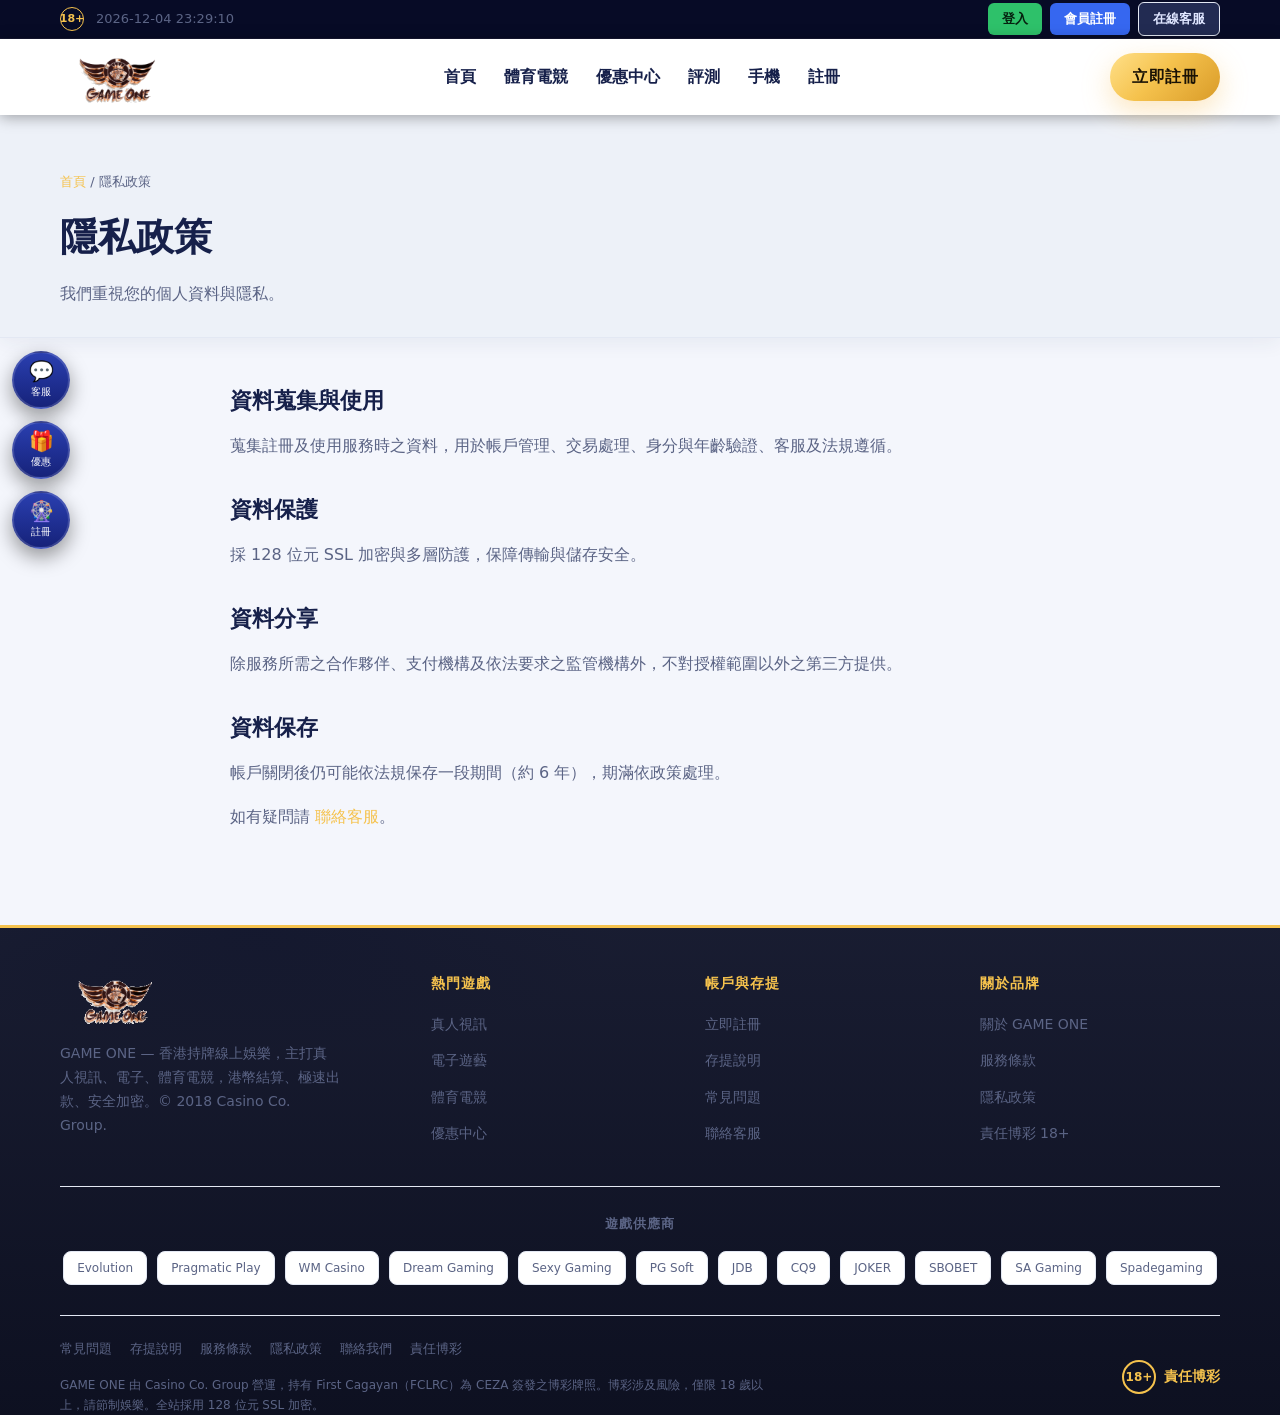
<file: privacy/index.html>
<!DOCTYPE html>
<html lang="zh-Hant-HK">
<head>
  <meta charset="UTF-8"><meta name="viewport" content="width=device-width, initial-scale=1.0">
  <title>隱私政策 | GAME ONE</title><meta name="description" content="GAME ONE 隱私政策：資料蒐集與使用、SSL 加密、分享範圍與保存期限。"><meta name="theme-color" content="#ffffff">
  <link rel="icon" type="image/png" href="/assets/img/favicon.png">
  <link rel="apple-touch-icon" href="/assets/img/favicon.png">
  <link rel="stylesheet" href="/style.css">
  <script type="application/ld+json">
{
 "@context": "https://schema.org",
 "@graph": [
  {
   "@type": [
    "Organization",
    "OnlineBusiness"
   ],
   "@id": "https://gameone-hk.pages.dev/#organization",
   "name": "GAME ONE",
   "url": "https://gameone-hk.pages.dev/",
   "logo": {
    "@type": "ImageObject",
    "@id": "https://gameone-hk.pages.dev/#logo",
    "url": "https://gameone-hk.pages.dev/assets/img/logo.png",
    "caption": "GAME ONE"
   }
  },
  {
   "@type": "WebSite",
   "@id": "https://gameone-hk.pages.dev/#website",
   "url": "https://gameone-hk.pages.dev/",
   "name": "GAME ONE",
   "alternateName": "GAME ONE 香港",
   "description": "GAME ONE 香港持牌線上娛樂：真人視訊、3000+ 電子、體育電競，港幣即時入款、極速出款、128 位元加密、24 小時客服。",
   "publisher": {
    "@id": "https://gameone-hk.pages.dev/#organization"
   },
   "inLanguage": "zh-Hant-HK",
   "copyrightYear": 2018,
   "copyrightHolder": {
    "@type": "Organization",
    "name": "Casino Co. Group"
   }
  },
  {
   "@type": "WebPage",
   "@id": "https://gameone-hk.pages.dev/privacy/#webpage",
   "url": "https://gameone-hk.pages.dev/privacy/",
   "name": "隱私政策 | GAME ONE",
   "description": "GAME ONE 隱私政策：資料蒐集與使用、SSL 加密、分享範圍與保存期限。",
   "inLanguage": "zh-Hant-HK",
   "isPartOf": {
    "@id": "https://gameone-hk.pages.dev/#website"
   },
   "about": {
    "@id": "https://gameone-hk.pages.dev/#organization"
   },
   "publisher": {
    "@id": "https://gameone-hk.pages.dev/#organization"
   },
   "datePublished": "2026-07-14",
   "dateModified": "2026-07-15",
   "breadcrumb": {
    "@id": "https://gameone-hk.pages.dev/privacy/#breadcrumb"
   },
   "author": {
    "@id": "https://gameone-hk.pages.dev/#organization"
   }
  },
  {
   "@type": "BreadcrumbList",
   "@id": "https://gameone-hk.pages.dev/privacy/#breadcrumb",
   "itemListElement": [
    {
     "@type": "ListItem",
     "position": 1,
     "name": "首頁",
     "item": "https://gameone-hk.pages.dev/"
    },
    {
     "@type": "ListItem",
     "position": 2,
     "name": "隱私政策",
     "item": "https://gameone-hk.pages.dev/privacy/"
    }
   ]
  }
 ]
}
  </script>
</head>
<body class="light">
  <div class="topbar"><div class="container topbar-in">
    <div class="tb-left"><span class="tb-18">18+</span><span class="tb-time" id="tbTime">&nbsp;</span></div>
    <div class="tb-right">
      <a href="https://g1vip.com/play-and-win/" class="tb-btn login" target="_blank" rel="nofollow noopener">登入</a>
      <a href="/register/" class="tb-btn reg">會員註冊</a>
      <a href="/contact/" class="tb-btn cs">在線客服</a>
    </div>
  </div></div>
  <header class="site-header"><div class="container nav">
    <a class="logo" href="/" aria-label="GAME ONE 首頁"><img src="/assets/img/logo.png" alt="GAME ONE"></a>
    <nav><ul class="nav-links" id="navLinks">
      <li><a href="/">首頁</a></li>
      <li><a href="/esports/">體育電競</a></li>
      <li><a href="/bonus/">優惠中心</a></li>
      <li><a href="/review/">評測</a></li>
      <li><a href="/app/">手機</a></li>
      <li><a href="/register/">註冊</a></li>
    </ul></nav>
    <a href="/register/" class="btn btn-gold btn-reg-top">立即註冊</a>
    <button class="nav-toggle" id="navToggle" aria-label="選單">☰</button>
  </div></header>
  <div class="side-rail">
    <a class="sr" href="https://g1vip.com/play-and-win/" target="_blank" rel="nofollow noopener" title="在線客服"><span>💬</span><small>客服</small></a>
    <a class="sr" href="/bonus/" title="優惠中心"><span>🎁</span><small>優惠</small></a>
    <a class="sr" href="/register/" title="會員註冊"><span>🎡</span><small>註冊</small></a>
  </div>
  <div class="mbar">
    <a href="https://g1vip.com/play-and-win/" target="_blank" rel="nofollow noopener">登入</a>
    <a href="/register/" class="reg">會員註冊</a>
    <a href="/contact/">客服</a>
  </div>
  <main id="main">
  <section class="doc-head"><div class="container"><div class="breadcrumb"><a href="/">首頁</a> / 隱私政策</div><h1>隱私政策</h1><p>我們重視您的個人資料與隱私。</p></div></section>
  <div class="doc"><div class="container"><h2>資料蒐集與使用</h2><p>蒐集註冊及使用服務時之資料，用於帳戶管理、交易處理、身分與年齡驗證、客服及法規遵循。</p>
<h2>資料保護</h2><p>採 128 位元 SSL 加密與多層防護，保障傳輸與儲存安全。</p>
<h2>資料分享</h2><p>除服務所需之合作夥伴、支付機構及依法要求之監管機構外，不對授權範圍以外之第三方提供。</p>
<h2>資料保存</h2><p>帳戶關閉後仍可能依法規保存一段期間（約 6 年），期滿依政策處理。</p>
<p>如有疑問請 <a href="/contact/">聯絡客服</a>。</p></div></div>
  </main>
  <footer class="site-footer"><div class="container">
    <div class="footer-top">
      <div class="footer-brand">
        <img src="/assets/img/logo.png" alt="GAME ONE" style="height:54px;width:auto;">
        <p>GAME ONE — 香港持牌線上娛樂，主打真人視訊、電子、體育電競，港幣結算、極速出款、安全加密。© 2018 Casino Co. Group.</p>
      </div>
      <div class="footer-col"><h2>熱門遊戲</h2><ul>
        <li><a href="/">真人視訊</a></li><li><a href="/">電子遊藝</a></li>
        <li><a href="/esports/">體育電競</a></li><li><a href="/bonus/">優惠中心</a></li></ul></div>
      <div class="footer-col"><h2>帳戶與存提</h2><ul>
        <li><a href="/register/">立即註冊</a></li><li><a href="/banking/">存提說明</a></li>
        <li><a href="/faq/">常見問題</a></li><li><a href="/contact/">聯絡客服</a></li></ul></div>
      <div class="footer-col"><h2>關於品牌</h2><ul>
        <li><a href="/about-us/">關於 GAME ONE</a></li><li><a href="/terms/">服務條款</a></li>
        <li><a href="/privacy/">隱私政策</a></li><li><a href="/responsible/">責任博彩 18+</a></li></ul></div>
    </div>
    <div class="partners"><h2>遊戲供應商</h2><div class="partners-row">
      <span>Evolution</span><span>Pragmatic Play</span><span>WM Casino</span><span>Dream Gaming</span>
      <span>Sexy Gaming</span><span>PG Soft</span><span>JDB</span><span>CQ9</span>
      <span>JOKER</span><span>SBOBET</span><span>SA Gaming</span><span>Spadegaming</span></div></div>
    <div class="footer-bottom">
      <div class="foot-inner">
        <div class="footer-links">
          <a href="/faq/">常見問題</a><a href="/banking/">存提說明</a><a href="/terms/">服務條款</a><a href="/privacy/">隱私政策</a><a href="/contact/">聯絡我們</a><a href="/responsible/">責任博彩</a></div>
        <p class="legal">GAME ONE 由 Casino Co. Group 營運，持有 First Cagayan（FCLRC）為 CEZA 簽發之博彩牌照。博彩涉及風險，僅限 18 歲以上，請節制娛樂。全站採用 128 位元 SSL 加密。</p>
      </div>
      <span class="age"><span class="badge18">18+</span> 責任博彩</span>
    </div>
  </div></footer>
  <script>
    var nt=document.getElementById('navToggle');
    if(nt) nt.addEventListener('click',function(){document.body.classList.toggle('menu-open');});
    document.querySelectorAll('#navLinks a').forEach(function(a){a.addEventListener('click',function(){document.body.classList.remove('menu-open');});});
    var navEl=document.querySelector('.nav nav');
    if(navEl) navEl.addEventListener('click',function(e){if(e.target===navEl)document.body.classList.remove('menu-open');});
    (function(){var el=document.getElementById('tbTime');if(!el)return;function p(n){return(n<10?'0':'')+n;}
      function tick(){var d=new Date();el.textContent=d.getFullYear()+'-'+p(d.getMonth()+1)+'-'+p(d.getDate())+' '+p(d.getHours())+':'+p(d.getMinutes())+':'+p(d.getSeconds());}
      tick();setInterval(tick,1000);})();
    (function(){var bm=document.getElementById('bmodal');if(!bm)return;
      function close(){bm.classList.remove('on');document.body.style.overflow='';}
      function esc(s){var d=document.createElement('div');d.textContent=s||'';return d.innerHTML;}
      document.querySelectorAll('.bbanner').forEach(function(c){c.addEventListener('click',function(){
        document.getElementById('bmodalImg').src=c.getAttribute('data-img');
        document.getElementById('bmodalTitle').textContent=c.getAttribute('data-title');
        document.getElementById('bmodalMeta').innerHTML=
          '<div class="bd-row"><b>活動對象</b><span>'+esc(c.getAttribute('data-target'))+'</span></div>'+
          '<div class="bd-row"><b>活動時間</b><span>'+esc(c.getAttribute('data-time'))+'</span></div>'+
          '<div class="bd-row"><b>活動內容</b><span>'+esc(c.getAttribute('data-content'))+'</span></div>'+
          '<div class="bd-row"><b>活動規則</b><span>'+esc(c.getAttribute('data-rules'))+'</span></div>';
        bm.classList.add('on');document.body.style.overflow='hidden';});});
      document.getElementById('bmodalX').addEventListener('click',close);
      bm.addEventListener('click',function(e){if(e.target===bm)close();});})();
  </script>
</body></html>
</file>
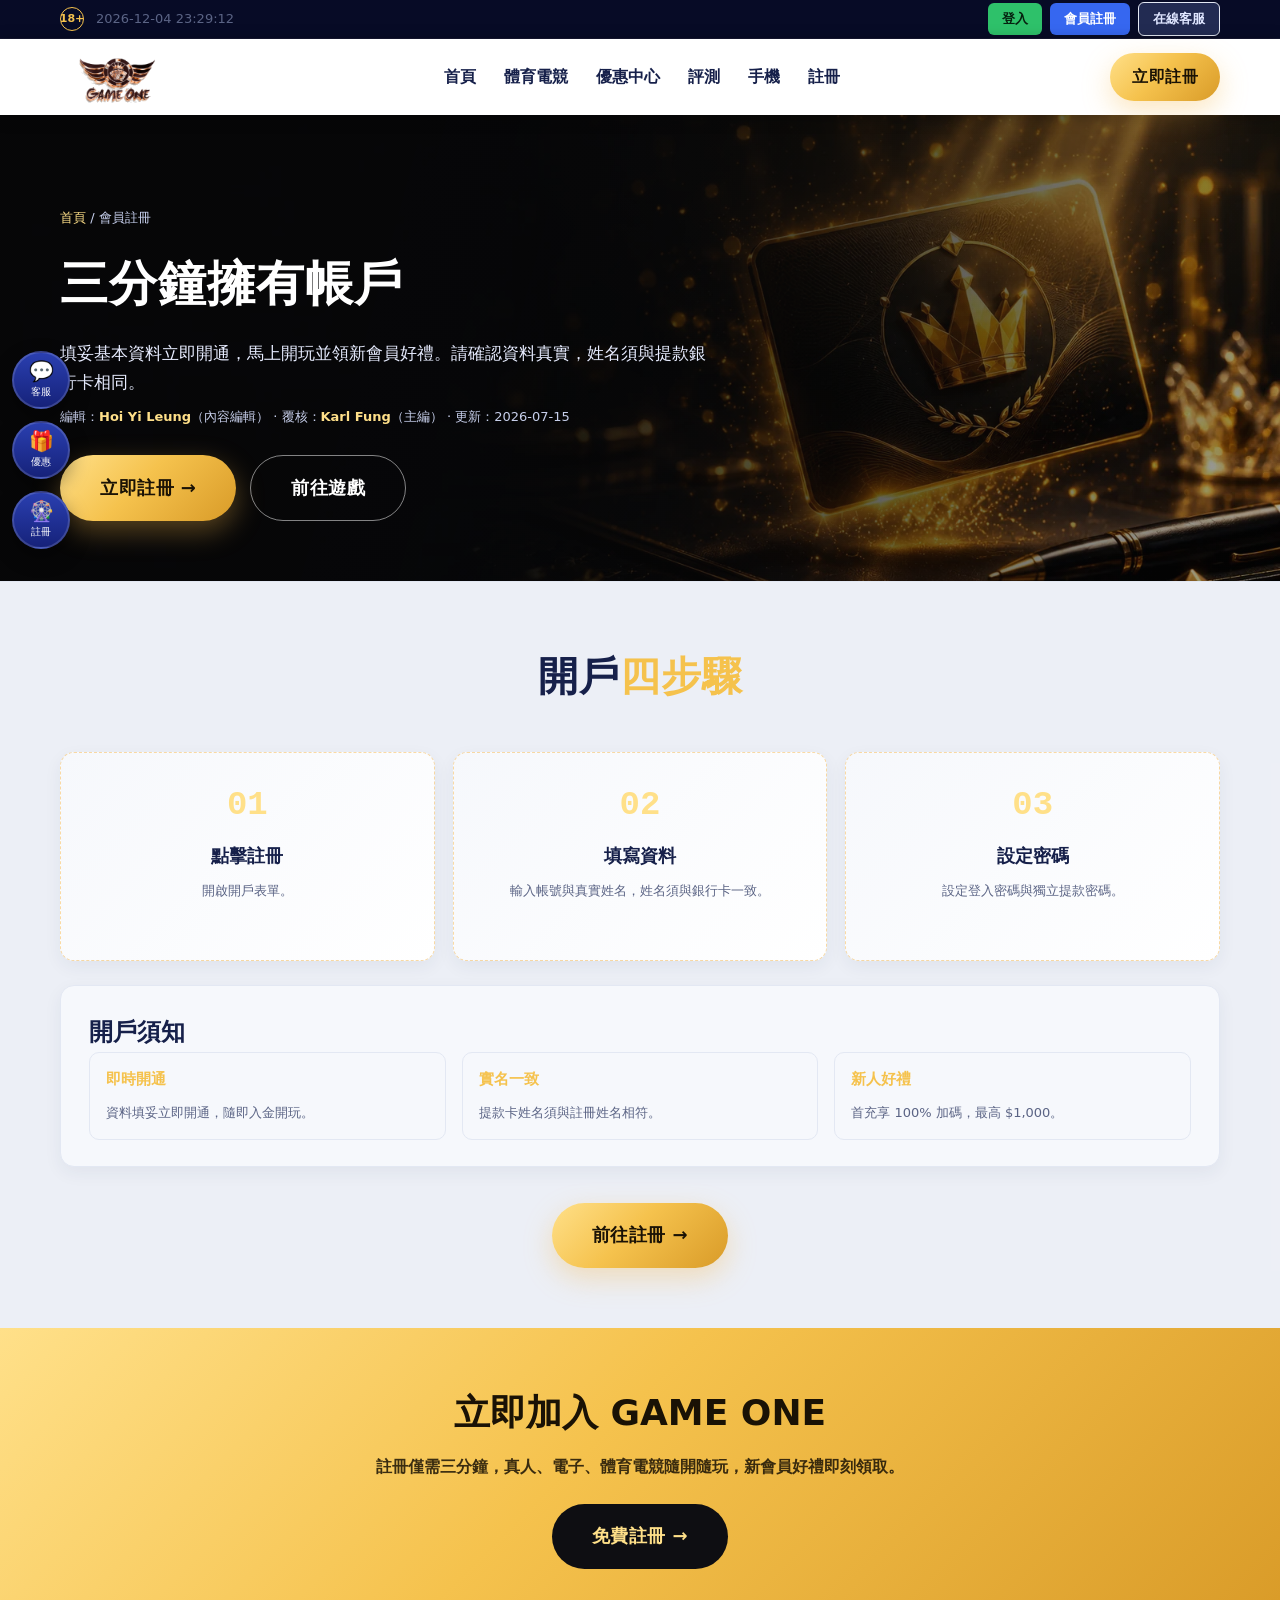
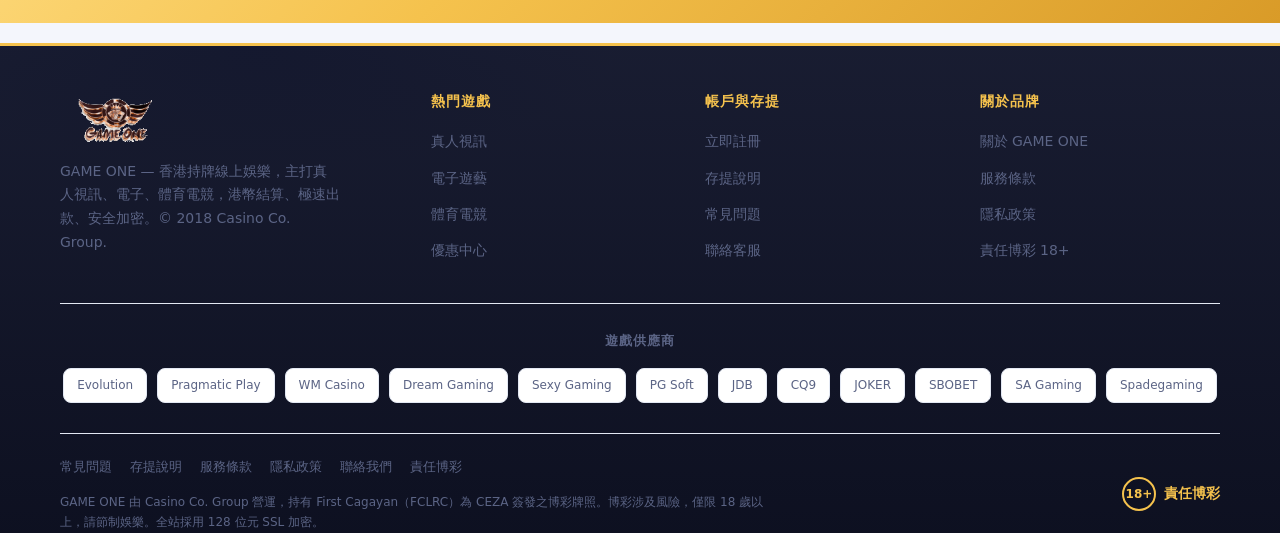
<file: register/index.html>
<!DOCTYPE html>
<html lang="zh-Hant-HK">
<head>
  <meta charset="UTF-8"><meta name="viewport" content="width=device-width, initial-scale=1.0">
  <title>會員註冊｜三分鐘開戶 | GAME ONE</title><meta name="description" content="GAME ONE 註冊：四步即時開通，姓名須與銀行卡一致，設獨立提款密碼，新會員首充 100% 最高 $1,000。"><meta name="theme-color" content="#ffffff">
  <link rel="icon" type="image/png" href="/assets/img/favicon.png">
  <link rel="apple-touch-icon" href="/assets/img/favicon.png">
  <link rel="stylesheet" href="/style.css">
  <script type="application/ld+json">
{
 "@context": "https://schema.org",
 "@graph": [
  {
   "@type": [
    "Organization",
    "OnlineBusiness"
   ],
   "@id": "https://gameone-hk.pages.dev/#organization",
   "name": "GAME ONE",
   "url": "https://gameone-hk.pages.dev/",
   "logo": {
    "@type": "ImageObject",
    "@id": "https://gameone-hk.pages.dev/#logo",
    "url": "https://gameone-hk.pages.dev/assets/img/logo.png",
    "caption": "GAME ONE"
   }
  },
  {
   "@type": "WebSite",
   "@id": "https://gameone-hk.pages.dev/#website",
   "url": "https://gameone-hk.pages.dev/",
   "name": "GAME ONE",
   "alternateName": "GAME ONE 香港",
   "description": "GAME ONE 香港持牌線上娛樂：真人視訊、3000+ 電子、體育電競，港幣即時入款、極速出款、128 位元加密、24 小時客服。",
   "publisher": {
    "@id": "https://gameone-hk.pages.dev/#organization"
   },
   "inLanguage": "zh-Hant-HK",
   "copyrightYear": 2018,
   "copyrightHolder": {
    "@type": "Organization",
    "name": "Casino Co. Group"
   }
  },
  {
   "@type": "WebPage",
   "@id": "https://gameone-hk.pages.dev/register/#webpage",
   "url": "https://gameone-hk.pages.dev/register/",
   "name": "會員註冊｜三分鐘開戶 | GAME ONE",
   "description": "GAME ONE 註冊：四步即時開通，姓名須與銀行卡一致，設獨立提款密碼，新會員首充 100% 最高 $1,000。",
   "inLanguage": "zh-Hant-HK",
   "isPartOf": {
    "@id": "https://gameone-hk.pages.dev/#website"
   },
   "about": {
    "@id": "https://gameone-hk.pages.dev/#organization"
   },
   "publisher": {
    "@id": "https://gameone-hk.pages.dev/#organization"
   },
   "datePublished": "2026-07-14",
   "dateModified": "2026-07-15",
   "breadcrumb": {
    "@id": "https://gameone-hk.pages.dev/register/#breadcrumb"
   },
   "primaryImageOfPage": {
    "@type": "ImageObject",
    "@id": "https://gameone-hk.pages.dev/register/#primaryimage",
    "url": "https://gameone-hk.pages.dev/assets/img/register-hero2.webp"
   },
   "image": {
    "@id": "https://gameone-hk.pages.dev/register/#primaryimage"
   },
   "author": {
    "@id": "https://gameone-hk.pages.dev/about-us/#hoi-yi-leung"
   },
   "reviewedBy": {
    "@id": "https://gameone-hk.pages.dev/about-us/#karl-fung"
   },
   "mainEntity": {
    "@id": "https://gameone-hk.pages.dev/register/#howto"
   }
  },
  {
   "@type": "BreadcrumbList",
   "@id": "https://gameone-hk.pages.dev/register/#breadcrumb",
   "itemListElement": [
    {
     "@type": "ListItem",
     "position": 1,
     "name": "首頁",
     "item": "https://gameone-hk.pages.dev/"
    },
    {
     "@type": "ListItem",
     "position": 2,
     "name": "會員註冊",
     "item": "https://gameone-hk.pages.dev/register/"
    }
   ]
  },
  {
   "@type": "Person",
   "@id": "https://gameone-hk.pages.dev/about-us/#hoi-yi-leung",
   "name": "Hoi Yi Leung",
   "jobTitle": "內容編輯",
   "url": "https://gameone-hk.pages.dev/about-us/#hoi-yi-leung",
   "sameAs": [
    "https://ee.linkedin.com/in/leunghoiyi"
   ],
   "worksFor": {
    "@id": "https://gameone-hk.pages.dev/#organization"
   }
  },
  {
   "@type": "Person",
   "@id": "https://gameone-hk.pages.dev/about-us/#karl-fung",
   "name": "Karl Fung",
   "jobTitle": "主編",
   "url": "https://gameone-hk.pages.dev/about-us/#karl-fung",
   "sameAs": [
    "https://hk.linkedin.com/in/karlfung"
   ],
   "worksFor": {
    "@id": "https://gameone-hk.pages.dev/#organization"
   }
  },
  {
   "@type": "HowTo",
   "@id": "https://gameone-hk.pages.dev/register/#howto",
   "name": "GAME ONE 開戶步驟",
   "description": "GAME ONE 註冊：四步即時開通，姓名須與銀行卡一致，設獨立提款密碼，新會員首充 100% 最高 $1,000。",
   "inLanguage": "zh-Hant-HK",
   "step": [
    {
     "@type": "HowToStep",
     "position": 1,
     "name": "點擊註冊",
     "text": "開啟開戶表單。"
    },
    {
     "@type": "HowToStep",
     "position": 2,
     "name": "填寫資料",
     "text": "輸入帳號與真實姓名，姓名須與銀行卡一致。"
    },
    {
     "@type": "HowToStep",
     "position": 3,
     "name": "設定密碼",
     "text": "設定登入密碼與獨立提款密碼。"
    }
   ]
  }
 ]
}
  </script>
</head>
<body class="light">
  <div class="topbar"><div class="container topbar-in">
    <div class="tb-left"><span class="tb-18">18+</span><span class="tb-time" id="tbTime">&nbsp;</span></div>
    <div class="tb-right">
      <a href="https://g1vip.com/play-and-win/" class="tb-btn login" target="_blank" rel="nofollow noopener">登入</a>
      <a href="/register/" class="tb-btn reg">會員註冊</a>
      <a href="/contact/" class="tb-btn cs">在線客服</a>
    </div>
  </div></div>
  <header class="site-header"><div class="container nav">
    <a class="logo" href="/" aria-label="GAME ONE 首頁"><img src="/assets/img/logo.png" alt="GAME ONE"></a>
    <nav><ul class="nav-links" id="navLinks">
      <li><a href="/">首頁</a></li>
      <li><a href="/esports/">體育電競</a></li>
      <li><a href="/bonus/">優惠中心</a></li>
      <li><a href="/review/">評測</a></li>
      <li><a href="/app/">手機</a></li>
      <li><a href="/register/">註冊</a></li>
    </ul></nav>
    <a href="/register/" class="btn btn-gold btn-reg-top">立即註冊</a>
    <button class="nav-toggle" id="navToggle" aria-label="選單">☰</button>
  </div></header>
  <div class="side-rail">
    <a class="sr" href="https://g1vip.com/play-and-win/" target="_blank" rel="nofollow noopener" title="在線客服"><span>💬</span><small>客服</small></a>
    <a class="sr" href="/bonus/" title="優惠中心"><span>🎁</span><small>優惠</small></a>
    <a class="sr" href="/register/" title="會員註冊"><span>🎡</span><small>註冊</small></a>
  </div>
  <div class="mbar">
    <a href="https://g1vip.com/play-and-win/" target="_blank" rel="nofollow noopener">登入</a>
    <a href="/register/" class="reg">會員註冊</a>
    <a href="/contact/">客服</a>
  </div>
  <main id="main">
  <section class="page-hero" style="--hero:url('/assets/img/register-hero2.webp')"><div class="container">
      <div class="breadcrumb"><a href="/">首頁</a> / 會員註冊</div><h1>三分鐘擁有帳戶</h1><p>填妥基本資料立即開通，馬上開玩並領新會員好禮。請確認資料真實，姓名須與提款銀行卡相同。</p><div class="byline">編輯：<a href="/about-us/#hoi-yi-leung">Hoi Yi Leung</a>（內容編輯） · 覆核：<a href="/about-us/#karl-fung">Karl Fung</a>（主編） · 更新：2026-07-15</div><div class="hero-actions"><a href="/register/" class="btn btn-gold btn-lg">立即註冊 →</a><a href="https://g1vip.com/play-and-win/" class="btn btn-ghost btn-lg" target="_blank" rel="nofollow noopener">前往遊戲</a></div>
    </div></section>
  <section class="section"><div class="container">
    <div class="section-head"><h2>開戶<span>四步驟</span></h2></div>
    <div class="promo-grid">
      <div class="promo-card"><div class="step-no">01</div><h3>點擊註冊</h3><div class="desc">開啟開戶表單。</div></div>
      <div class="promo-card"><div class="step-no">02</div><h3>填寫資料</h3><div class="desc">輸入帳號與真實姓名，姓名須與銀行卡一致。</div></div>
      <div class="promo-card"><div class="step-no">03</div><h3>設定密碼</h3><div class="desc">設定登入密碼與獨立提款密碼。</div></div>
    </div>
    <div class="cashback" style="margin-top:24px;"><h2>開戶須知</h2><div class="promo-list">
      <div class="promo-item"><b>即時開通</b><span>資料填妥立即開通，隨即入金開玩。</span></div>
      <div class="promo-item"><b>實名一致</b><span>提款卡姓名須與註冊姓名相符。</span></div>
      <div class="promo-item"><b>新人好禮</b><span>首充享 100% 加碼，最高 $1,000。</span></div>
    </div></div>
    <div class="slots-more"><a href="https://g1vip.com/play-and-win/" class="btn btn-gold btn-lg" target="_blank" rel="nofollow noopener">前往註冊 →</a></div>
  </div></section>
  <section class="cta-band"><div class="container"><h2>立即加入 GAME ONE</h2><p>註冊僅需三分鐘，真人、電子、體育電競隨開隨玩，新會員好禮即刻領取。</p><a href="/register/" class="btn btn-lg">免費註冊 →</a></div></section>
  </main>
  <footer class="site-footer"><div class="container">
    <div class="footer-top">
      <div class="footer-brand">
        <img src="/assets/img/logo.png" alt="GAME ONE" style="height:54px;width:auto;">
        <p>GAME ONE — 香港持牌線上娛樂，主打真人視訊、電子、體育電競，港幣結算、極速出款、安全加密。© 2018 Casino Co. Group.</p>
      </div>
      <div class="footer-col"><h2>熱門遊戲</h2><ul>
        <li><a href="/">真人視訊</a></li><li><a href="/">電子遊藝</a></li>
        <li><a href="/esports/">體育電競</a></li><li><a href="/bonus/">優惠中心</a></li></ul></div>
      <div class="footer-col"><h2>帳戶與存提</h2><ul>
        <li><a href="/register/">立即註冊</a></li><li><a href="/banking/">存提說明</a></li>
        <li><a href="/faq/">常見問題</a></li><li><a href="/contact/">聯絡客服</a></li></ul></div>
      <div class="footer-col"><h2>關於品牌</h2><ul>
        <li><a href="/about-us/">關於 GAME ONE</a></li><li><a href="/terms/">服務條款</a></li>
        <li><a href="/privacy/">隱私政策</a></li><li><a href="/responsible/">責任博彩 18+</a></li></ul></div>
    </div>
    <div class="partners"><h2>遊戲供應商</h2><div class="partners-row">
      <span>Evolution</span><span>Pragmatic Play</span><span>WM Casino</span><span>Dream Gaming</span>
      <span>Sexy Gaming</span><span>PG Soft</span><span>JDB</span><span>CQ9</span>
      <span>JOKER</span><span>SBOBET</span><span>SA Gaming</span><span>Spadegaming</span></div></div>
    <div class="footer-bottom">
      <div class="foot-inner">
        <div class="footer-links">
          <a href="/faq/">常見問題</a><a href="/banking/">存提說明</a><a href="/terms/">服務條款</a><a href="/privacy/">隱私政策</a><a href="/contact/">聯絡我們</a><a href="/responsible/">責任博彩</a></div>
        <p class="legal">GAME ONE 由 Casino Co. Group 營運，持有 First Cagayan（FCLRC）為 CEZA 簽發之博彩牌照。博彩涉及風險，僅限 18 歲以上，請節制娛樂。全站採用 128 位元 SSL 加密。</p>
      </div>
      <span class="age"><span class="badge18">18+</span> 責任博彩</span>
    </div>
  </div></footer>
  <script>
    var nt=document.getElementById('navToggle');
    if(nt) nt.addEventListener('click',function(){document.body.classList.toggle('menu-open');});
    document.querySelectorAll('#navLinks a').forEach(function(a){a.addEventListener('click',function(){document.body.classList.remove('menu-open');});});
    var navEl=document.querySelector('.nav nav');
    if(navEl) navEl.addEventListener('click',function(e){if(e.target===navEl)document.body.classList.remove('menu-open');});
    (function(){var el=document.getElementById('tbTime');if(!el)return;function p(n){return(n<10?'0':'')+n;}
      function tick(){var d=new Date();el.textContent=d.getFullYear()+'-'+p(d.getMonth()+1)+'-'+p(d.getDate())+' '+p(d.getHours())+':'+p(d.getMinutes())+':'+p(d.getSeconds());}
      tick();setInterval(tick,1000);})();
    (function(){var bm=document.getElementById('bmodal');if(!bm)return;
      function close(){bm.classList.remove('on');document.body.style.overflow='';}
      function esc(s){var d=document.createElement('div');d.textContent=s||'';return d.innerHTML;}
      document.querySelectorAll('.bbanner').forEach(function(c){c.addEventListener('click',function(){
        document.getElementById('bmodalImg').src=c.getAttribute('data-img');
        document.getElementById('bmodalTitle').textContent=c.getAttribute('data-title');
        document.getElementById('bmodalMeta').innerHTML=
          '<div class="bd-row"><b>活動對象</b><span>'+esc(c.getAttribute('data-target'))+'</span></div>'+
          '<div class="bd-row"><b>活動時間</b><span>'+esc(c.getAttribute('data-time'))+'</span></div>'+
          '<div class="bd-row"><b>活動內容</b><span>'+esc(c.getAttribute('data-content'))+'</span></div>'+
          '<div class="bd-row"><b>活動規則</b><span>'+esc(c.getAttribute('data-rules'))+'</span></div>';
        bm.classList.add('on');document.body.style.overflow='hidden';});});
      document.getElementById('bmodalX').addEventListener('click',close);
      bm.addEventListener('click',function(e){if(e.target===bm)close();});})();
  </script>
</body></html>
</file>
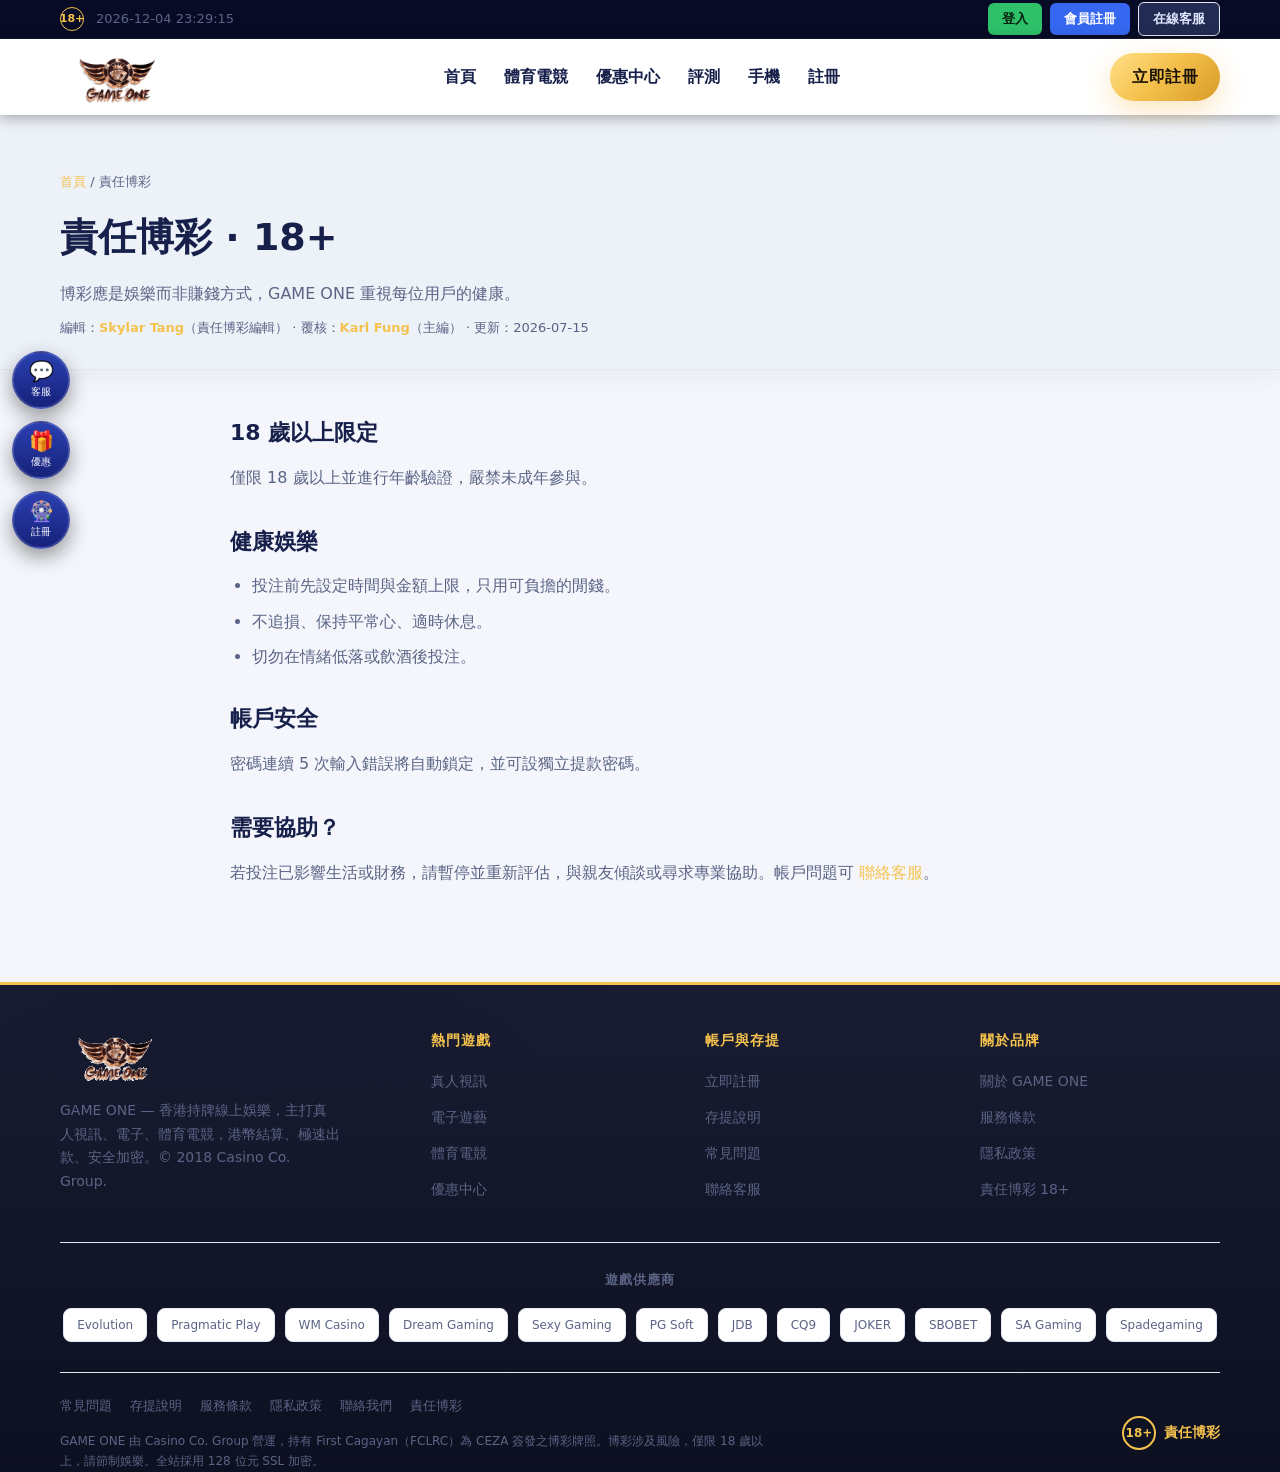
<file: responsible/index.html>
<!DOCTYPE html>
<html lang="zh-Hant-HK">
<head>
  <meta charset="UTF-8"><meta name="viewport" content="width=device-width, initial-scale=1.0">
  <title>責任博彩 · 18+ | GAME ONE</title><meta name="description" content="GAME ONE 責任博彩：18+ 限定、設定時間與預算、健康娛樂、帳戶安全與求助建議。"><meta name="theme-color" content="#ffffff">
  <link rel="icon" type="image/png" href="/assets/img/favicon.png">
  <link rel="apple-touch-icon" href="/assets/img/favicon.png">
  <link rel="stylesheet" href="/style.css">
  <script type="application/ld+json">
{
 "@context": "https://schema.org",
 "@graph": [
  {
   "@type": [
    "Organization",
    "OnlineBusiness"
   ],
   "@id": "https://gameone-hk.pages.dev/#organization",
   "name": "GAME ONE",
   "url": "https://gameone-hk.pages.dev/",
   "logo": {
    "@type": "ImageObject",
    "@id": "https://gameone-hk.pages.dev/#logo",
    "url": "https://gameone-hk.pages.dev/assets/img/logo.png",
    "caption": "GAME ONE"
   }
  },
  {
   "@type": "WebSite",
   "@id": "https://gameone-hk.pages.dev/#website",
   "url": "https://gameone-hk.pages.dev/",
   "name": "GAME ONE",
   "alternateName": "GAME ONE 香港",
   "description": "GAME ONE 香港持牌線上娛樂：真人視訊、3000+ 電子、體育電競，港幣即時入款、極速出款、128 位元加密、24 小時客服。",
   "publisher": {
    "@id": "https://gameone-hk.pages.dev/#organization"
   },
   "inLanguage": "zh-Hant-HK",
   "copyrightYear": 2018,
   "copyrightHolder": {
    "@type": "Organization",
    "name": "Casino Co. Group"
   }
  },
  {
   "@type": "WebPage",
   "@id": "https://gameone-hk.pages.dev/responsible/#webpage",
   "url": "https://gameone-hk.pages.dev/responsible/",
   "name": "責任博彩 · 18+ | GAME ONE",
   "description": "GAME ONE 責任博彩：18+ 限定、設定時間與預算、健康娛樂、帳戶安全與求助建議。",
   "inLanguage": "zh-Hant-HK",
   "isPartOf": {
    "@id": "https://gameone-hk.pages.dev/#website"
   },
   "about": {
    "@id": "https://gameone-hk.pages.dev/#organization"
   },
   "publisher": {
    "@id": "https://gameone-hk.pages.dev/#organization"
   },
   "datePublished": "2026-07-14",
   "dateModified": "2026-07-15",
   "breadcrumb": {
    "@id": "https://gameone-hk.pages.dev/responsible/#breadcrumb"
   },
   "author": {
    "@id": "https://gameone-hk.pages.dev/about-us/#skylar-tang"
   },
   "reviewedBy": {
    "@id": "https://gameone-hk.pages.dev/about-us/#karl-fung"
   }
  },
  {
   "@type": "BreadcrumbList",
   "@id": "https://gameone-hk.pages.dev/responsible/#breadcrumb",
   "itemListElement": [
    {
     "@type": "ListItem",
     "position": 1,
     "name": "首頁",
     "item": "https://gameone-hk.pages.dev/"
    },
    {
     "@type": "ListItem",
     "position": 2,
     "name": "責任博彩",
     "item": "https://gameone-hk.pages.dev/responsible/"
    }
   ]
  },
  {
   "@type": "Person",
   "@id": "https://gameone-hk.pages.dev/about-us/#karl-fung",
   "name": "Karl Fung",
   "jobTitle": "主編",
   "url": "https://gameone-hk.pages.dev/about-us/#karl-fung",
   "sameAs": [
    "https://hk.linkedin.com/in/karlfung"
   ],
   "worksFor": {
    "@id": "https://gameone-hk.pages.dev/#organization"
   }
  },
  {
   "@type": "Person",
   "@id": "https://gameone-hk.pages.dev/about-us/#skylar-tang",
   "name": "Skylar Tang",
   "jobTitle": "責任博彩編輯",
   "url": "https://gameone-hk.pages.dev/about-us/#skylar-tang",
   "sameAs": [
    "https://hk.linkedin.com/in/skylar-tang-447521111"
   ],
   "worksFor": {
    "@id": "https://gameone-hk.pages.dev/#organization"
   }
  }
 ]
}
  </script>
</head>
<body class="light">
  <div class="topbar"><div class="container topbar-in">
    <div class="tb-left"><span class="tb-18">18+</span><span class="tb-time" id="tbTime">&nbsp;</span></div>
    <div class="tb-right">
      <a href="https://g1vip.com/play-and-win/" class="tb-btn login" target="_blank" rel="nofollow noopener">登入</a>
      <a href="/register/" class="tb-btn reg">會員註冊</a>
      <a href="/contact/" class="tb-btn cs">在線客服</a>
    </div>
  </div></div>
  <header class="site-header"><div class="container nav">
    <a class="logo" href="/" aria-label="GAME ONE 首頁"><img src="/assets/img/logo.png" alt="GAME ONE"></a>
    <nav><ul class="nav-links" id="navLinks">
      <li><a href="/">首頁</a></li>
      <li><a href="/esports/">體育電競</a></li>
      <li><a href="/bonus/">優惠中心</a></li>
      <li><a href="/review/">評測</a></li>
      <li><a href="/app/">手機</a></li>
      <li><a href="/register/">註冊</a></li>
    </ul></nav>
    <a href="/register/" class="btn btn-gold btn-reg-top">立即註冊</a>
    <button class="nav-toggle" id="navToggle" aria-label="選單">☰</button>
  </div></header>
  <div class="side-rail">
    <a class="sr" href="https://g1vip.com/play-and-win/" target="_blank" rel="nofollow noopener" title="在線客服"><span>💬</span><small>客服</small></a>
    <a class="sr" href="/bonus/" title="優惠中心"><span>🎁</span><small>優惠</small></a>
    <a class="sr" href="/register/" title="會員註冊"><span>🎡</span><small>註冊</small></a>
  </div>
  <div class="mbar">
    <a href="https://g1vip.com/play-and-win/" target="_blank" rel="nofollow noopener">登入</a>
    <a href="/register/" class="reg">會員註冊</a>
    <a href="/contact/">客服</a>
  </div>
  <main id="main">
  <section class="doc-head"><div class="container"><div class="breadcrumb"><a href="/">首頁</a> / 責任博彩</div><h1>責任博彩 · 18+</h1><p>博彩應是娛樂而非賺錢方式，GAME ONE 重視每位用戶的健康。</p><div class="byline">編輯：<a href="/about-us/#skylar-tang">Skylar Tang</a>（責任博彩編輯） · 覆核：<a href="/about-us/#karl-fung">Karl Fung</a>（主編） · 更新：2026-07-15</div></div></section>
  <div class="doc"><div class="container"><h2>18 歲以上限定</h2><p>僅限 18 歲以上並進行年齡驗證，嚴禁未成年參與。</p>
<h2>健康娛樂</h2><ul><li>投注前先設定時間與金額上限，只用可負擔的閒錢。</li><li>不追損、保持平常心、適時休息。</li><li>切勿在情緒低落或飲酒後投注。</li></ul>
<h2>帳戶安全</h2><p>密碼連續 5 次輸入錯誤將自動鎖定，並可設獨立提款密碼。</p>
<h2>需要協助？</h2><p>若投注已影響生活或財務，請暫停並重新評估，與親友傾談或尋求專業協助。帳戶問題可 <a href="/contact/">聯絡客服</a>。</p></div></div>
  </main>
  <footer class="site-footer"><div class="container">
    <div class="footer-top">
      <div class="footer-brand">
        <img src="/assets/img/logo.png" alt="GAME ONE" style="height:54px;width:auto;">
        <p>GAME ONE — 香港持牌線上娛樂，主打真人視訊、電子、體育電競，港幣結算、極速出款、安全加密。© 2018 Casino Co. Group.</p>
      </div>
      <div class="footer-col"><h2>熱門遊戲</h2><ul>
        <li><a href="/">真人視訊</a></li><li><a href="/">電子遊藝</a></li>
        <li><a href="/esports/">體育電競</a></li><li><a href="/bonus/">優惠中心</a></li></ul></div>
      <div class="footer-col"><h2>帳戶與存提</h2><ul>
        <li><a href="/register/">立即註冊</a></li><li><a href="/banking/">存提說明</a></li>
        <li><a href="/faq/">常見問題</a></li><li><a href="/contact/">聯絡客服</a></li></ul></div>
      <div class="footer-col"><h2>關於品牌</h2><ul>
        <li><a href="/about-us/">關於 GAME ONE</a></li><li><a href="/terms/">服務條款</a></li>
        <li><a href="/privacy/">隱私政策</a></li><li><a href="/responsible/">責任博彩 18+</a></li></ul></div>
    </div>
    <div class="partners"><h2>遊戲供應商</h2><div class="partners-row">
      <span>Evolution</span><span>Pragmatic Play</span><span>WM Casino</span><span>Dream Gaming</span>
      <span>Sexy Gaming</span><span>PG Soft</span><span>JDB</span><span>CQ9</span>
      <span>JOKER</span><span>SBOBET</span><span>SA Gaming</span><span>Spadegaming</span></div></div>
    <div class="footer-bottom">
      <div class="foot-inner">
        <div class="footer-links">
          <a href="/faq/">常見問題</a><a href="/banking/">存提說明</a><a href="/terms/">服務條款</a><a href="/privacy/">隱私政策</a><a href="/contact/">聯絡我們</a><a href="/responsible/">責任博彩</a></div>
        <p class="legal">GAME ONE 由 Casino Co. Group 營運，持有 First Cagayan（FCLRC）為 CEZA 簽發之博彩牌照。博彩涉及風險，僅限 18 歲以上，請節制娛樂。全站採用 128 位元 SSL 加密。</p>
      </div>
      <span class="age"><span class="badge18">18+</span> 責任博彩</span>
    </div>
  </div></footer>
  <script>
    var nt=document.getElementById('navToggle');
    if(nt) nt.addEventListener('click',function(){document.body.classList.toggle('menu-open');});
    document.querySelectorAll('#navLinks a').forEach(function(a){a.addEventListener('click',function(){document.body.classList.remove('menu-open');});});
    var navEl=document.querySelector('.nav nav');
    if(navEl) navEl.addEventListener('click',function(e){if(e.target===navEl)document.body.classList.remove('menu-open');});
    (function(){var el=document.getElementById('tbTime');if(!el)return;function p(n){return(n<10?'0':'')+n;}
      function tick(){var d=new Date();el.textContent=d.getFullYear()+'-'+p(d.getMonth()+1)+'-'+p(d.getDate())+' '+p(d.getHours())+':'+p(d.getMinutes())+':'+p(d.getSeconds());}
      tick();setInterval(tick,1000);})();
    (function(){var bm=document.getElementById('bmodal');if(!bm)return;
      function close(){bm.classList.remove('on');document.body.style.overflow='';}
      function esc(s){var d=document.createElement('div');d.textContent=s||'';return d.innerHTML;}
      document.querySelectorAll('.bbanner').forEach(function(c){c.addEventListener('click',function(){
        document.getElementById('bmodalImg').src=c.getAttribute('data-img');
        document.getElementById('bmodalTitle').textContent=c.getAttribute('data-title');
        document.getElementById('bmodalMeta').innerHTML=
          '<div class="bd-row"><b>活動對象</b><span>'+esc(c.getAttribute('data-target'))+'</span></div>'+
          '<div class="bd-row"><b>活動時間</b><span>'+esc(c.getAttribute('data-time'))+'</span></div>'+
          '<div class="bd-row"><b>活動內容</b><span>'+esc(c.getAttribute('data-content'))+'</span></div>'+
          '<div class="bd-row"><b>活動規則</b><span>'+esc(c.getAttribute('data-rules'))+'</span></div>';
        bm.classList.add('on');document.body.style.overflow='hidden';});});
      document.getElementById('bmodalX').addEventListener('click',close);
      bm.addEventListener('click',function(e){if(e.target===bm)close();});})();
  </script>
</body></html>
</file>
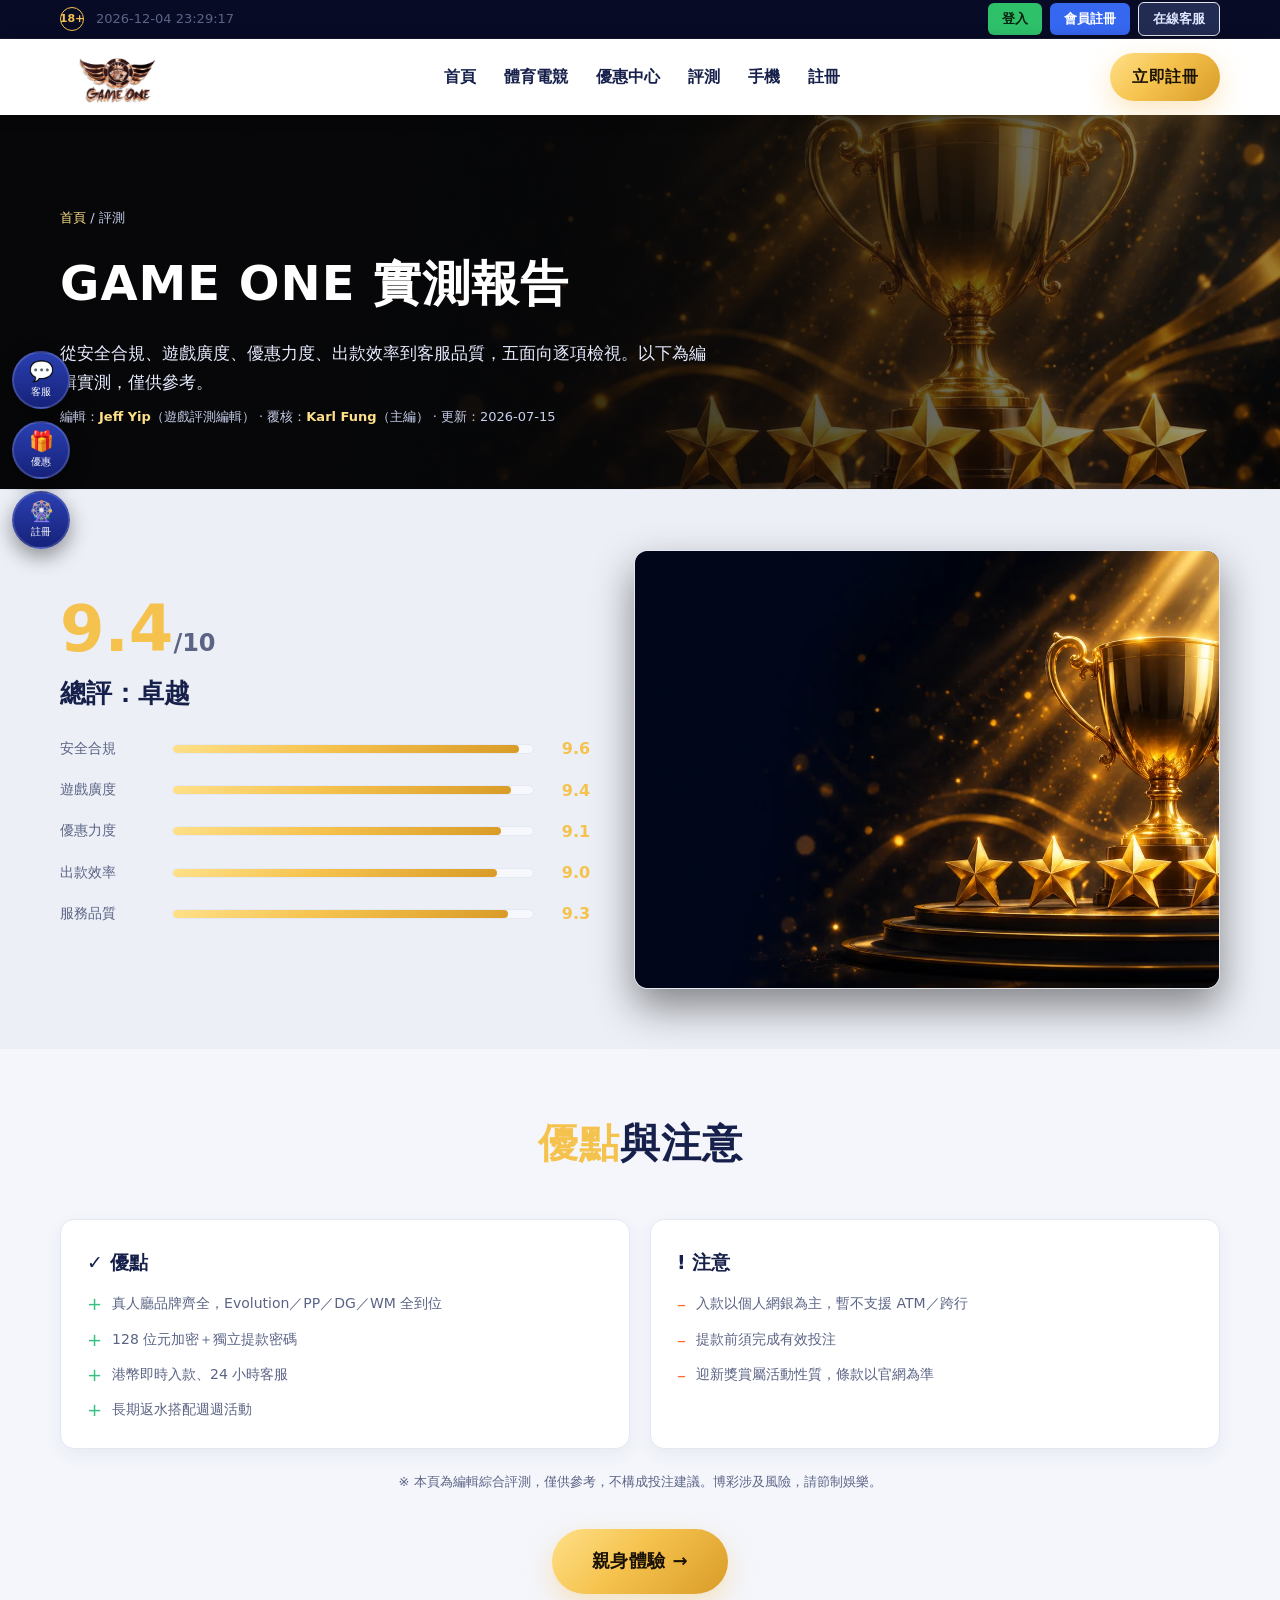
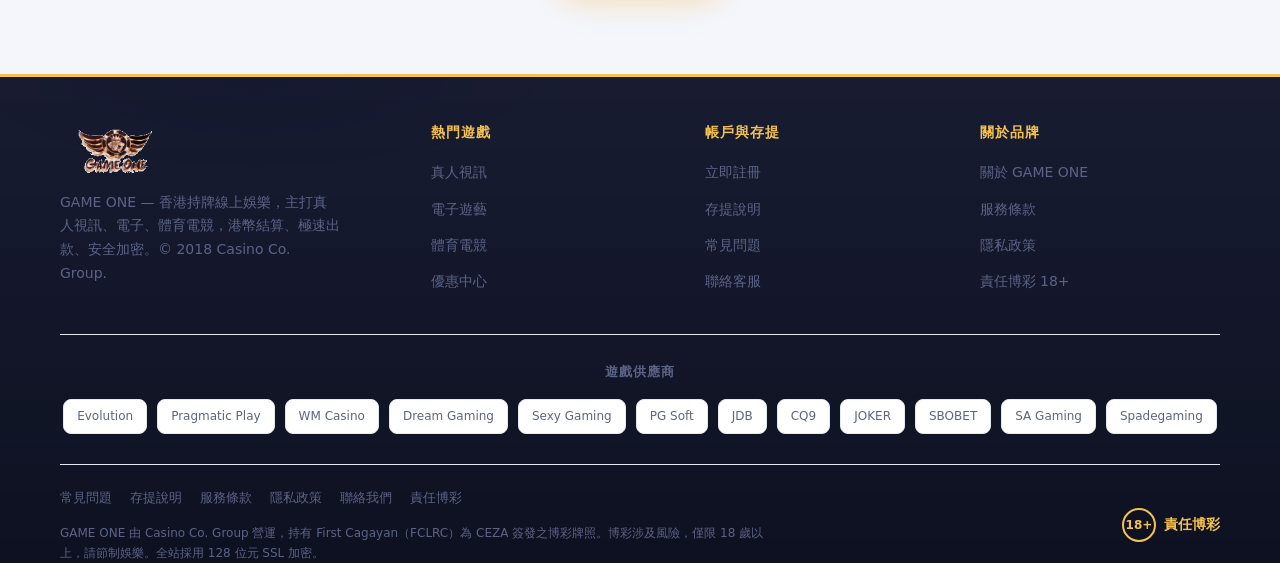
<file: review/index.html>
<!DOCTYPE html>
<html lang="zh-Hant-HK">
<head>
  <meta charset="UTF-8"><meta name="viewport" content="width=device-width, initial-scale=1.0">
  <title>GAME ONE 深度評測 · 評分 9.4 | GAME ONE</title><meta name="description" content="GAME ONE 評測：安全、遊戲、優惠、出款、服務五維評分 9.4/10，附優點與注意（編輯評測，僅供參考）。"><meta name="theme-color" content="#ffffff">
  <link rel="icon" type="image/png" href="/assets/img/favicon.png">
  <link rel="apple-touch-icon" href="/assets/img/favicon.png">
  <link rel="stylesheet" href="/style.css">
  <script type="application/ld+json">
{
 "@context": "https://schema.org",
 "@graph": [
  {
   "@type": [
    "Organization",
    "OnlineBusiness"
   ],
   "@id": "https://gameone-hk.pages.dev/#organization",
   "name": "GAME ONE",
   "url": "https://gameone-hk.pages.dev/",
   "logo": {
    "@type": "ImageObject",
    "@id": "https://gameone-hk.pages.dev/#logo",
    "url": "https://gameone-hk.pages.dev/assets/img/logo.png",
    "caption": "GAME ONE"
   }
  },
  {
   "@type": "WebSite",
   "@id": "https://gameone-hk.pages.dev/#website",
   "url": "https://gameone-hk.pages.dev/",
   "name": "GAME ONE",
   "alternateName": "GAME ONE 香港",
   "description": "GAME ONE 香港持牌線上娛樂：真人視訊、3000+ 電子、體育電競，港幣即時入款、極速出款、128 位元加密、24 小時客服。",
   "publisher": {
    "@id": "https://gameone-hk.pages.dev/#organization"
   },
   "inLanguage": "zh-Hant-HK",
   "copyrightYear": 2018,
   "copyrightHolder": {
    "@type": "Organization",
    "name": "Casino Co. Group"
   }
  },
  {
   "@type": "WebPage",
   "@id": "https://gameone-hk.pages.dev/review/#webpage",
   "url": "https://gameone-hk.pages.dev/review/",
   "name": "GAME ONE 深度評測 · 評分 9.4 | GAME ONE",
   "description": "GAME ONE 評測：安全、遊戲、優惠、出款、服務五維評分 9.4/10，附優點與注意（編輯評測，僅供參考）。",
   "inLanguage": "zh-Hant-HK",
   "isPartOf": {
    "@id": "https://gameone-hk.pages.dev/#website"
   },
   "about": {
    "@id": "https://gameone-hk.pages.dev/#organization"
   },
   "publisher": {
    "@id": "https://gameone-hk.pages.dev/#organization"
   },
   "datePublished": "2026-07-14",
   "dateModified": "2026-07-15",
   "breadcrumb": {
    "@id": "https://gameone-hk.pages.dev/review/#breadcrumb"
   },
   "primaryImageOfPage": {
    "@type": "ImageObject",
    "@id": "https://gameone-hk.pages.dev/review/#primaryimage",
    "url": "https://gameone-hk.pages.dev/assets/img/review-hero2.webp"
   },
   "image": {
    "@id": "https://gameone-hk.pages.dev/review/#primaryimage"
   },
   "author": {
    "@id": "https://gameone-hk.pages.dev/about-us/#jeff-yip"
   },
   "reviewedBy": {
    "@id": "https://gameone-hk.pages.dev/about-us/#karl-fung"
   },
   "mainEntity": {
    "@id": "https://gameone-hk.pages.dev/review/#review"
   }
  },
  {
   "@type": "BreadcrumbList",
   "@id": "https://gameone-hk.pages.dev/review/#breadcrumb",
   "itemListElement": [
    {
     "@type": "ListItem",
     "position": 1,
     "name": "首頁",
     "item": "https://gameone-hk.pages.dev/"
    },
    {
     "@type": "ListItem",
     "position": 2,
     "name": "評測",
     "item": "https://gameone-hk.pages.dev/review/"
    }
   ]
  },
  {
   "@type": "Person",
   "@id": "https://gameone-hk.pages.dev/about-us/#jeff-yip",
   "name": "Jeff Yip",
   "jobTitle": "遊戲評測編輯",
   "url": "https://gameone-hk.pages.dev/about-us/#jeff-yip",
   "sameAs": [
    "https://hk.linkedin.com/in/jeff-yip-sk"
   ],
   "worksFor": {
    "@id": "https://gameone-hk.pages.dev/#organization"
   }
  },
  {
   "@type": "Person",
   "@id": "https://gameone-hk.pages.dev/about-us/#karl-fung",
   "name": "Karl Fung",
   "jobTitle": "主編",
   "url": "https://gameone-hk.pages.dev/about-us/#karl-fung",
   "sameAs": [
    "https://hk.linkedin.com/in/karlfung"
   ],
   "worksFor": {
    "@id": "https://gameone-hk.pages.dev/#organization"
   }
  },
  {
   "@type": "Review",
   "@id": "https://gameone-hk.pages.dev/review/#review",
   "name": "GAME ONE 深度評測 · 評分 9.4",
   "inLanguage": "zh-Hant-HK",
   "author": {
    "@id": "https://gameone-hk.pages.dev/about-us/#jeff-yip"
   },
   "publisher": {
    "@id": "https://gameone-hk.pages.dev/#organization"
   },
   "datePublished": "2026-07-14",
   "dateModified": "2026-07-15",
   "itemReviewed": {
    "@id": "https://gameone-hk.pages.dev/#organization"
   },
   "reviewBody": "從安全合規、遊戲廣度、優惠力度、出款效率到客服品質，五面向逐項檢視。以下為編輯實測，僅供參考。",
   "reviewRating": {
    "@type": "Rating",
    "ratingValue": 9.4,
    "bestRating": 10,
    "worstRating": 1
   },
   "positiveNotes": {
    "@type": "ItemList",
    "itemListElement": [
     {
      "@type": "ListItem",
      "position": 1,
      "name": "真人廳品牌齊全，Evolution／PP／DG／WM 全到位"
     },
     {
      "@type": "ListItem",
      "position": 2,
      "name": "128 位元加密＋獨立提款密碼"
     },
     {
      "@type": "ListItem",
      "position": 3,
      "name": "港幣即時入款、24 小時客服"
     },
     {
      "@type": "ListItem",
      "position": 4,
      "name": "長期返水搭配週週活動"
     }
    ]
   },
   "negativeNotes": {
    "@type": "ItemList",
    "itemListElement": [
     {
      "@type": "ListItem",
      "position": 1,
      "name": "入款以個人網銀為主，暫不支援 ATM／跨行"
     },
     {
      "@type": "ListItem",
      "position": 2,
      "name": "提款前須完成有效投注"
     },
     {
      "@type": "ListItem",
      "position": 3,
      "name": "迎新獎賞屬活動性質，條款以官網為準"
     }
    ]
   }
  }
 ]
}
  </script>
</head>
<body class="light">
  <div class="topbar"><div class="container topbar-in">
    <div class="tb-left"><span class="tb-18">18+</span><span class="tb-time" id="tbTime">&nbsp;</span></div>
    <div class="tb-right">
      <a href="https://g1vip.com/play-and-win/" class="tb-btn login" target="_blank" rel="nofollow noopener">登入</a>
      <a href="/register/" class="tb-btn reg">會員註冊</a>
      <a href="/contact/" class="tb-btn cs">在線客服</a>
    </div>
  </div></div>
  <header class="site-header"><div class="container nav">
    <a class="logo" href="/" aria-label="GAME ONE 首頁"><img src="/assets/img/logo.png" alt="GAME ONE"></a>
    <nav><ul class="nav-links" id="navLinks">
      <li><a href="/">首頁</a></li>
      <li><a href="/esports/">體育電競</a></li>
      <li><a href="/bonus/">優惠中心</a></li>
      <li><a href="/review/">評測</a></li>
      <li><a href="/app/">手機</a></li>
      <li><a href="/register/">註冊</a></li>
    </ul></nav>
    <a href="/register/" class="btn btn-gold btn-reg-top">立即註冊</a>
    <button class="nav-toggle" id="navToggle" aria-label="選單">☰</button>
  </div></header>
  <div class="side-rail">
    <a class="sr" href="https://g1vip.com/play-and-win/" target="_blank" rel="nofollow noopener" title="在線客服"><span>💬</span><small>客服</small></a>
    <a class="sr" href="/bonus/" title="優惠中心"><span>🎁</span><small>優惠</small></a>
    <a class="sr" href="/register/" title="會員註冊"><span>🎡</span><small>註冊</small></a>
  </div>
  <div class="mbar">
    <a href="https://g1vip.com/play-and-win/" target="_blank" rel="nofollow noopener">登入</a>
    <a href="/register/" class="reg">會員註冊</a>
    <a href="/contact/">客服</a>
  </div>
  <main id="main">
  <section class="page-hero" style="--hero:url('/assets/img/review-hero2.webp')"><div class="container">
      <div class="breadcrumb"><a href="/">首頁</a> / 評測</div><h1>GAME ONE 實測報告</h1><p>從安全合規、遊戲廣度、優惠力度、出款效率到客服品質，五面向逐項檢視。以下為編輯實測，僅供參考。</p><div class="byline">編輯：<a href="/about-us/#jeff-yip">Jeff Yip</a>（遊戲評測編輯） · 覆核：<a href="/about-us/#karl-fung">Karl Fung</a>（主編） · 更新：2026-07-15</div>
    </div></section>
  <section class="section"><div class="container"><div class="live-wrap">
    <div class="live-copy"><div class="score-big">9.4<span style="font-size:24px;color:var(--muted);">/10</span></div>
      <h2 style="margin:10px 0 20px;">總評：卓越</h2>
      <div class="rating-row"><div class="lbl">安全合規</div><div class="rating-bar"><i style="width:96%"></i></div><div class="val">9.6</div></div>
      <div class="rating-row"><div class="lbl">遊戲廣度</div><div class="rating-bar"><i style="width:94%"></i></div><div class="val">9.4</div></div>
      <div class="rating-row"><div class="lbl">優惠力度</div><div class="rating-bar"><i style="width:91%"></i></div><div class="val">9.1</div></div>
      <div class="rating-row"><div class="lbl">出款效率</div><div class="rating-bar"><i style="width:90%"></i></div><div class="val">9.0</div></div>
      <div class="rating-row"><div class="lbl">服務品質</div><div class="rating-bar"><i style="width:93%"></i></div><div class="val">9.3</div></div>
    </div>
    <div class="about-media"><img src="/assets/img/review-hero2.webp" alt="GAME ONE 評測" loading="lazy" style="width:100%;height:100%;object-fit:cover;"></div>
  </div></div></section>
  <section class="section"><div class="container">
    <div class="section-head"><h2><span>優點</span>與注意</h2></div>
    <div class="pros-cons">
      <div class="pc-card good"><h3>✓ 優點</h3><ul>
        <li><span class="m">+</span> 真人廳品牌齊全，Evolution／PP／DG／WM 全到位</li>
        <li><span class="m">+</span> 128 位元加密＋獨立提款密碼</li>
        <li><span class="m">+</span> 港幣即時入款、24 小時客服</li>
        <li><span class="m">+</span> 長期返水搭配週週活動</li></ul></div>
      <div class="pc-card warn"><h3>! 注意</h3><ul>
        <li><span class="m">–</span> 入款以個人網銀為主，暫不支援 ATM／跨行</li>
        <li><span class="m">–</span> 提款前須完成有效投注</li>
        <li><span class="m">–</span> 迎新獎賞屬活動性質，條款以官網為準</li></ul></div>
    </div>
    <p class="promo-note">※ 本頁為編輯綜合評測，僅供參考，不構成投注建議。博彩涉及風險，請節制娛樂。</p>
    <div class="slots-more"><a href="/register/" class="btn btn-gold btn-lg">親身體驗 →</a></div>
  </div></section>
  </main>
  <footer class="site-footer"><div class="container">
    <div class="footer-top">
      <div class="footer-brand">
        <img src="/assets/img/logo.png" alt="GAME ONE" style="height:54px;width:auto;">
        <p>GAME ONE — 香港持牌線上娛樂，主打真人視訊、電子、體育電競，港幣結算、極速出款、安全加密。© 2018 Casino Co. Group.</p>
      </div>
      <div class="footer-col"><h2>熱門遊戲</h2><ul>
        <li><a href="/">真人視訊</a></li><li><a href="/">電子遊藝</a></li>
        <li><a href="/esports/">體育電競</a></li><li><a href="/bonus/">優惠中心</a></li></ul></div>
      <div class="footer-col"><h2>帳戶與存提</h2><ul>
        <li><a href="/register/">立即註冊</a></li><li><a href="/banking/">存提說明</a></li>
        <li><a href="/faq/">常見問題</a></li><li><a href="/contact/">聯絡客服</a></li></ul></div>
      <div class="footer-col"><h2>關於品牌</h2><ul>
        <li><a href="/about-us/">關於 GAME ONE</a></li><li><a href="/terms/">服務條款</a></li>
        <li><a href="/privacy/">隱私政策</a></li><li><a href="/responsible/">責任博彩 18+</a></li></ul></div>
    </div>
    <div class="partners"><h2>遊戲供應商</h2><div class="partners-row">
      <span>Evolution</span><span>Pragmatic Play</span><span>WM Casino</span><span>Dream Gaming</span>
      <span>Sexy Gaming</span><span>PG Soft</span><span>JDB</span><span>CQ9</span>
      <span>JOKER</span><span>SBOBET</span><span>SA Gaming</span><span>Spadegaming</span></div></div>
    <div class="footer-bottom">
      <div class="foot-inner">
        <div class="footer-links">
          <a href="/faq/">常見問題</a><a href="/banking/">存提說明</a><a href="/terms/">服務條款</a><a href="/privacy/">隱私政策</a><a href="/contact/">聯絡我們</a><a href="/responsible/">責任博彩</a></div>
        <p class="legal">GAME ONE 由 Casino Co. Group 營運，持有 First Cagayan（FCLRC）為 CEZA 簽發之博彩牌照。博彩涉及風險，僅限 18 歲以上，請節制娛樂。全站採用 128 位元 SSL 加密。</p>
      </div>
      <span class="age"><span class="badge18">18+</span> 責任博彩</span>
    </div>
  </div></footer>
  <script>
    var nt=document.getElementById('navToggle');
    if(nt) nt.addEventListener('click',function(){document.body.classList.toggle('menu-open');});
    document.querySelectorAll('#navLinks a').forEach(function(a){a.addEventListener('click',function(){document.body.classList.remove('menu-open');});});
    var navEl=document.querySelector('.nav nav');
    if(navEl) navEl.addEventListener('click',function(e){if(e.target===navEl)document.body.classList.remove('menu-open');});
    (function(){var el=document.getElementById('tbTime');if(!el)return;function p(n){return(n<10?'0':'')+n;}
      function tick(){var d=new Date();el.textContent=d.getFullYear()+'-'+p(d.getMonth()+1)+'-'+p(d.getDate())+' '+p(d.getHours())+':'+p(d.getMinutes())+':'+p(d.getSeconds());}
      tick();setInterval(tick,1000);})();
    (function(){var bm=document.getElementById('bmodal');if(!bm)return;
      function close(){bm.classList.remove('on');document.body.style.overflow='';}
      function esc(s){var d=document.createElement('div');d.textContent=s||'';return d.innerHTML;}
      document.querySelectorAll('.bbanner').forEach(function(c){c.addEventListener('click',function(){
        document.getElementById('bmodalImg').src=c.getAttribute('data-img');
        document.getElementById('bmodalTitle').textContent=c.getAttribute('data-title');
        document.getElementById('bmodalMeta').innerHTML=
          '<div class="bd-row"><b>活動對象</b><span>'+esc(c.getAttribute('data-target'))+'</span></div>'+
          '<div class="bd-row"><b>活動時間</b><span>'+esc(c.getAttribute('data-time'))+'</span></div>'+
          '<div class="bd-row"><b>活動內容</b><span>'+esc(c.getAttribute('data-content'))+'</span></div>'+
          '<div class="bd-row"><b>活動規則</b><span>'+esc(c.getAttribute('data-rules'))+'</span></div>';
        bm.classList.add('on');document.body.style.overflow='hidden';});});
      document.getElementById('bmodalX').addEventListener('click',close);
      bm.addEventListener('click',function(e){if(e.target===bm)close();});})();
  </script>
</body></html>
</file>
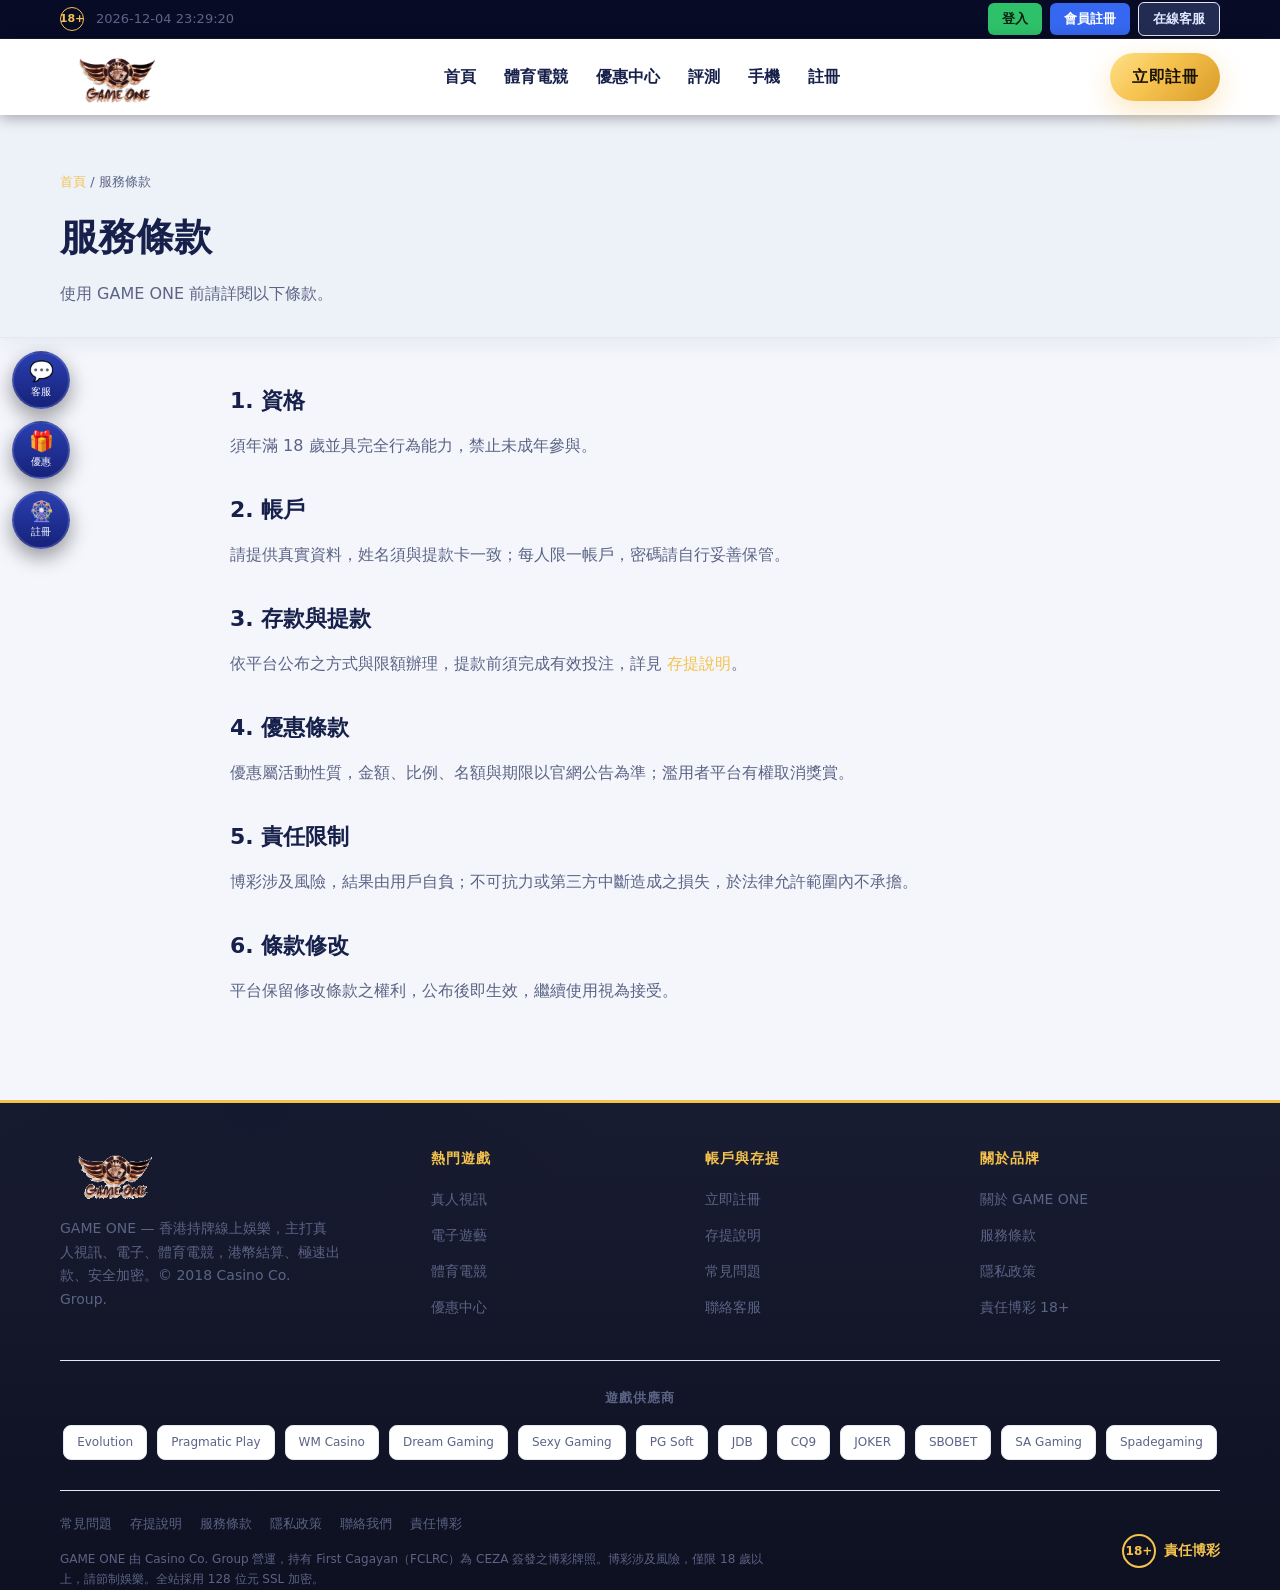
<file: terms/index.html>
<!DOCTYPE html>
<html lang="zh-Hant-HK">
<head>
  <meta charset="UTF-8"><meta name="viewport" content="width=device-width, initial-scale=1.0">
  <title>服務條款 | GAME ONE</title><meta name="description" content="GAME ONE 服務條款：資格、帳戶、存提、優惠、責任限制與條款修改。"><meta name="theme-color" content="#ffffff">
  <link rel="icon" type="image/png" href="/assets/img/favicon.png">
  <link rel="apple-touch-icon" href="/assets/img/favicon.png">
  <link rel="stylesheet" href="/style.css">
  <script type="application/ld+json">
{
 "@context": "https://schema.org",
 "@graph": [
  {
   "@type": [
    "Organization",
    "OnlineBusiness"
   ],
   "@id": "https://gameone-hk.pages.dev/#organization",
   "name": "GAME ONE",
   "url": "https://gameone-hk.pages.dev/",
   "logo": {
    "@type": "ImageObject",
    "@id": "https://gameone-hk.pages.dev/#logo",
    "url": "https://gameone-hk.pages.dev/assets/img/logo.png",
    "caption": "GAME ONE"
   }
  },
  {
   "@type": "WebSite",
   "@id": "https://gameone-hk.pages.dev/#website",
   "url": "https://gameone-hk.pages.dev/",
   "name": "GAME ONE",
   "alternateName": "GAME ONE 香港",
   "description": "GAME ONE 香港持牌線上娛樂：真人視訊、3000+ 電子、體育電競，港幣即時入款、極速出款、128 位元加密、24 小時客服。",
   "publisher": {
    "@id": "https://gameone-hk.pages.dev/#organization"
   },
   "inLanguage": "zh-Hant-HK",
   "copyrightYear": 2018,
   "copyrightHolder": {
    "@type": "Organization",
    "name": "Casino Co. Group"
   }
  },
  {
   "@type": "WebPage",
   "@id": "https://gameone-hk.pages.dev/terms/#webpage",
   "url": "https://gameone-hk.pages.dev/terms/",
   "name": "服務條款 | GAME ONE",
   "description": "GAME ONE 服務條款：資格、帳戶、存提、優惠、責任限制與條款修改。",
   "inLanguage": "zh-Hant-HK",
   "isPartOf": {
    "@id": "https://gameone-hk.pages.dev/#website"
   },
   "about": {
    "@id": "https://gameone-hk.pages.dev/#organization"
   },
   "publisher": {
    "@id": "https://gameone-hk.pages.dev/#organization"
   },
   "datePublished": "2026-07-14",
   "dateModified": "2026-07-15",
   "breadcrumb": {
    "@id": "https://gameone-hk.pages.dev/terms/#breadcrumb"
   },
   "author": {
    "@id": "https://gameone-hk.pages.dev/#organization"
   }
  },
  {
   "@type": "BreadcrumbList",
   "@id": "https://gameone-hk.pages.dev/terms/#breadcrumb",
   "itemListElement": [
    {
     "@type": "ListItem",
     "position": 1,
     "name": "首頁",
     "item": "https://gameone-hk.pages.dev/"
    },
    {
     "@type": "ListItem",
     "position": 2,
     "name": "服務條款",
     "item": "https://gameone-hk.pages.dev/terms/"
    }
   ]
  }
 ]
}
  </script>
</head>
<body class="light">
  <div class="topbar"><div class="container topbar-in">
    <div class="tb-left"><span class="tb-18">18+</span><span class="tb-time" id="tbTime">&nbsp;</span></div>
    <div class="tb-right">
      <a href="https://g1vip.com/play-and-win/" class="tb-btn login" target="_blank" rel="nofollow noopener">登入</a>
      <a href="/register/" class="tb-btn reg">會員註冊</a>
      <a href="/contact/" class="tb-btn cs">在線客服</a>
    </div>
  </div></div>
  <header class="site-header"><div class="container nav">
    <a class="logo" href="/" aria-label="GAME ONE 首頁"><img src="/assets/img/logo.png" alt="GAME ONE"></a>
    <nav><ul class="nav-links" id="navLinks">
      <li><a href="/">首頁</a></li>
      <li><a href="/esports/">體育電競</a></li>
      <li><a href="/bonus/">優惠中心</a></li>
      <li><a href="/review/">評測</a></li>
      <li><a href="/app/">手機</a></li>
      <li><a href="/register/">註冊</a></li>
    </ul></nav>
    <a href="/register/" class="btn btn-gold btn-reg-top">立即註冊</a>
    <button class="nav-toggle" id="navToggle" aria-label="選單">☰</button>
  </div></header>
  <div class="side-rail">
    <a class="sr" href="https://g1vip.com/play-and-win/" target="_blank" rel="nofollow noopener" title="在線客服"><span>💬</span><small>客服</small></a>
    <a class="sr" href="/bonus/" title="優惠中心"><span>🎁</span><small>優惠</small></a>
    <a class="sr" href="/register/" title="會員註冊"><span>🎡</span><small>註冊</small></a>
  </div>
  <div class="mbar">
    <a href="https://g1vip.com/play-and-win/" target="_blank" rel="nofollow noopener">登入</a>
    <a href="/register/" class="reg">會員註冊</a>
    <a href="/contact/">客服</a>
  </div>
  <main id="main">
  <section class="doc-head"><div class="container"><div class="breadcrumb"><a href="/">首頁</a> / 服務條款</div><h1>服務條款</h1><p>使用 GAME ONE 前請詳閱以下條款。</p></div></section>
  <div class="doc"><div class="container"><h2>1. 資格</h2><p>須年滿 18 歲並具完全行為能力，禁止未成年參與。</p>
<h2>2. 帳戶</h2><p>請提供真實資料，姓名須與提款卡一致；每人限一帳戶，密碼請自行妥善保管。</p>
<h2>3. 存款與提款</h2><p>依平台公布之方式與限額辦理，提款前須完成有效投注，詳見 <a href="/banking/">存提說明</a>。</p>
<h2>4. 優惠條款</h2><p>優惠屬活動性質，金額、比例、名額與期限以官網公告為準；濫用者平台有權取消獎賞。</p>
<h2>5. 責任限制</h2><p>博彩涉及風險，結果由用戶自負；不可抗力或第三方中斷造成之損失，於法律允許範圍內不承擔。</p>
<h2>6. 條款修改</h2><p>平台保留修改條款之權利，公布後即生效，繼續使用視為接受。</p></div></div>
  </main>
  <footer class="site-footer"><div class="container">
    <div class="footer-top">
      <div class="footer-brand">
        <img src="/assets/img/logo.png" alt="GAME ONE" style="height:54px;width:auto;">
        <p>GAME ONE — 香港持牌線上娛樂，主打真人視訊、電子、體育電競，港幣結算、極速出款、安全加密。© 2018 Casino Co. Group.</p>
      </div>
      <div class="footer-col"><h2>熱門遊戲</h2><ul>
        <li><a href="/">真人視訊</a></li><li><a href="/">電子遊藝</a></li>
        <li><a href="/esports/">體育電競</a></li><li><a href="/bonus/">優惠中心</a></li></ul></div>
      <div class="footer-col"><h2>帳戶與存提</h2><ul>
        <li><a href="/register/">立即註冊</a></li><li><a href="/banking/">存提說明</a></li>
        <li><a href="/faq/">常見問題</a></li><li><a href="/contact/">聯絡客服</a></li></ul></div>
      <div class="footer-col"><h2>關於品牌</h2><ul>
        <li><a href="/about-us/">關於 GAME ONE</a></li><li><a href="/terms/">服務條款</a></li>
        <li><a href="/privacy/">隱私政策</a></li><li><a href="/responsible/">責任博彩 18+</a></li></ul></div>
    </div>
    <div class="partners"><h2>遊戲供應商</h2><div class="partners-row">
      <span>Evolution</span><span>Pragmatic Play</span><span>WM Casino</span><span>Dream Gaming</span>
      <span>Sexy Gaming</span><span>PG Soft</span><span>JDB</span><span>CQ9</span>
      <span>JOKER</span><span>SBOBET</span><span>SA Gaming</span><span>Spadegaming</span></div></div>
    <div class="footer-bottom">
      <div class="foot-inner">
        <div class="footer-links">
          <a href="/faq/">常見問題</a><a href="/banking/">存提說明</a><a href="/terms/">服務條款</a><a href="/privacy/">隱私政策</a><a href="/contact/">聯絡我們</a><a href="/responsible/">責任博彩</a></div>
        <p class="legal">GAME ONE 由 Casino Co. Group 營運，持有 First Cagayan（FCLRC）為 CEZA 簽發之博彩牌照。博彩涉及風險，僅限 18 歲以上，請節制娛樂。全站採用 128 位元 SSL 加密。</p>
      </div>
      <span class="age"><span class="badge18">18+</span> 責任博彩</span>
    </div>
  </div></footer>
  <script>
    var nt=document.getElementById('navToggle');
    if(nt) nt.addEventListener('click',function(){document.body.classList.toggle('menu-open');});
    document.querySelectorAll('#navLinks a').forEach(function(a){a.addEventListener('click',function(){document.body.classList.remove('menu-open');});});
    var navEl=document.querySelector('.nav nav');
    if(navEl) navEl.addEventListener('click',function(e){if(e.target===navEl)document.body.classList.remove('menu-open');});
    (function(){var el=document.getElementById('tbTime');if(!el)return;function p(n){return(n<10?'0':'')+n;}
      function tick(){var d=new Date();el.textContent=d.getFullYear()+'-'+p(d.getMonth()+1)+'-'+p(d.getDate())+' '+p(d.getHours())+':'+p(d.getMinutes())+':'+p(d.getSeconds());}
      tick();setInterval(tick,1000);})();
    (function(){var bm=document.getElementById('bmodal');if(!bm)return;
      function close(){bm.classList.remove('on');document.body.style.overflow='';}
      function esc(s){var d=document.createElement('div');d.textContent=s||'';return d.innerHTML;}
      document.querySelectorAll('.bbanner').forEach(function(c){c.addEventListener('click',function(){
        document.getElementById('bmodalImg').src=c.getAttribute('data-img');
        document.getElementById('bmodalTitle').textContent=c.getAttribute('data-title');
        document.getElementById('bmodalMeta').innerHTML=
          '<div class="bd-row"><b>活動對象</b><span>'+esc(c.getAttribute('data-target'))+'</span></div>'+
          '<div class="bd-row"><b>活動時間</b><span>'+esc(c.getAttribute('data-time'))+'</span></div>'+
          '<div class="bd-row"><b>活動內容</b><span>'+esc(c.getAttribute('data-content'))+'</span></div>'+
          '<div class="bd-row"><b>活動規則</b><span>'+esc(c.getAttribute('data-rules'))+'</span></div>';
        bm.classList.add('on');document.body.style.overflow='hidden';});});
      document.getElementById('bmodalX').addEventListener('click',close);
      bm.addEventListener('click',function(e){if(e.target===bm)close();});})();
  </script>
</body></html>
</file>
<file: style.css>
/* =========================================================
   Gameone — 香港線上娛樂平台
   品牌風格：深色 + 金橙強調（參考 beton.ua「Територія гри」深色運動-高級風）
   語言：繁體中文（粵語市場 / 香港）
   ========================================================= */

:root {
  --bg:          #0a1030;
  --bg-2:        #0c1238;
  --bg-3:        #111a4a;
  --card:        #141d47;
  --card-2:      #1b2559;
  --line:        #2b366b;
  --text:        #eef1fb;
  --muted:       #9aa6cf;
  --gold:        #f5c24d;
  --gold-2:      #ffe089;
  --gold-3:      #d99b28;
  --accent:      #ff6a2b;
  --red:         #e2323f;
  --red-2:       #b31824;
  --green:       #35c281;
  --topbar:      #070b26;
  --header:      #ffffff;
  --ink:         #16204a;
  --radius:      14px;
  --radius-sm:   10px;
  --shadow:      0 18px 40px rgba(0,0,0,.45);
  --grad-gold:   linear-gradient(135deg, var(--gold-2), var(--gold) 45%, var(--gold-3));
  --grad-dark:   linear-gradient(180deg, #10101a, #07070b);
  --maxw:        1200px;
  --font:        "Noto Sans HK","PingFang HK","Microsoft JhengHei","Segoe UI",system-ui,-apple-system,sans-serif;
}

* { box-sizing: border-box; margin: 0; padding: 0; }

html { scroll-behavior: smooth; }

body {
  font-family: var(--font);
  background: linear-gradient(180deg, #0b1236 0%, #0a1030 40%, #080d26 100%) fixed;
  color: var(--text);
  line-height: 1.7;
  -webkit-font-smoothing: antialiased;
  overflow-x: hidden;
}

img { max-width: 100%; display: block; }
a { color: inherit; text-decoration: none; }

.container { width: 100%; max-width: var(--maxw); margin: 0 auto; padding: 0 20px; }

.section { padding: 60px 0; position: relative; }
.section:nth-child(even) { background: rgba(255,255,255,.015); }

.section-head { text-align: center; margin-bottom: 42px; }
.section-head .eyebrow {
  display: inline-block; font-size: 13px; letter-spacing: 3px; font-weight: 700;
  color: var(--gold); text-transform: uppercase; margin-bottom: 12px;
}
.section-head h2 {
  font-size: clamp(26px, 4vw, 40px); font-weight: 900; letter-spacing: 1px;
}
.section-head h2 span { color: var(--gold); }
.section-head p { color: var(--muted); max-width: 640px; margin: 14px auto 0; font-size: 16px; }

/* ---------- Buttons ---------- */
.btn {
  display: inline-flex; align-items: center; justify-content: center; gap: 8px;
  font-weight: 800; font-size: 16px; letter-spacing: .5px;
  padding: 14px 30px; border-radius: 999px; border: none; cursor: pointer;
  transition: transform .18s ease, box-shadow .18s ease, filter .18s ease;
  white-space: nowrap;
}
.btn-gold { background: var(--grad-gold); color: #1a1205; box-shadow: 0 10px 28px rgba(245,182,74,.35); }
.btn-gold:hover { transform: translateY(-2px); filter: brightness(1.06); box-shadow: 0 16px 34px rgba(245,182,74,.5); }
.btn-ghost { background: transparent; color: var(--text); border: 1.5px solid var(--line); }
.btn-ghost:hover { border-color: var(--gold); color: var(--gold); }
.btn-lg { padding: 17px 40px; font-size: 18px; }

/* ---------- Top utility bar ---------- */
.topbar { background: var(--topbar); border-bottom: 1px solid rgba(255,255,255,.06); font-size: 13px; }
.topbar-in { display: flex; align-items: center; justify-content: space-between; height: 38px; }
.tb-left { display: flex; align-items: center; gap: 12px; color: var(--muted); }
.tb-18 { display: inline-flex; align-items: center; justify-content: center; width: 24px; height: 24px; border-radius: 50%;
  border: 1.5px solid var(--gold); color: var(--gold); font-size: 11px; font-weight: 800; }
.tb-time { color: var(--muted); font-variant-numeric: tabular-nums; }
.tb-right { display: flex; align-items: center; gap: 8px; }
.tb-btn { padding: 5px 14px; border-radius: 6px; font-weight: 700; font-size: 13px; transition: filter .15s, transform .15s; }
.tb-btn:hover { filter: brightness(1.08); transform: translateY(-1px); }
.tb-btn.login { background: #2ec16a; color: #06210f; }
.tb-btn.reg { background: #3667f0; color: #fff; }
.tb-btn.cs { background: #222b52; color: #dfe6ff; border: 1px solid var(--line); }

/* ---------- White main header ---------- */
.site-header { position: sticky; top: 0; z-index: 50; background: var(--header);
  box-shadow: 0 2px 14px rgba(0,0,0,.35); }
.nav { display: flex; align-items: center; gap: 20px; height: 76px; }
.nav .logo { flex: none; }
.nav .logo img { height: 56px; width: auto; }
.nav nav { flex: 1; display: flex; justify-content: center; }
.nav-links { display: flex; gap: 4px; list-style: none; flex-wrap: wrap; justify-content: center; }
.nav-links a { display: block; padding: 8px 12px; border-radius: 8px; font-size: 16px; color: var(--ink);
  font-weight: 700; transition: color .15s, background .15s; white-space: nowrap; }
.nav-links a:hover { color: var(--red); background: rgba(226,50,63,.08); }
.btn-reg-top { flex: none; padding: 10px 22px; }
.nav-toggle { display: none; background: none; border: none; color: var(--ink); font-size: 28px; cursor: pointer; flex: none; }

/* ---------- Hero ---------- */
.hero {
  position: relative; min-height: 620px; display: flex; align-items: center;
  background:
    linear-gradient(105deg, rgba(7,7,7,.94) 32%, rgba(7,7,7,.55) 70%, rgba(7,7,7,.25)),
    radial-gradient(1200px 600px at 80% 10%, rgba(245,182,74,.16), transparent 60%),
    url("assets/img/hero-bg.webp") center/cover no-repeat, var(--grad-dark);
  border-bottom: 1px solid var(--line);
}
.hero-inner { max-width: 640px; padding: 60px 0; }
.hero .badge {
  display: inline-flex; align-items: center; gap: 8px; font-size: 13px; font-weight: 700;
  color: var(--gold-2); background: rgba(245,182,74,.1); border: 1px solid rgba(245,182,74,.3);
  padding: 7px 16px; border-radius: 999px; margin-bottom: 22px;
}
.hero h1 { font-size: clamp(34px, 6vw, 60px); line-height: 1.1; font-weight: 900; letter-spacing: 1px; }
.hero h1 .g { color: var(--gold); }
.hero .lead { color: var(--muted); font-size: 18px; margin: 22px 0 12px; }
.hero .hero-actions { display: flex; gap: 14px; flex-wrap: wrap; margin-top: 26px; }
.hero .hero-note { margin-top: 18px; font-size: 13px; color: var(--muted); }

.hero-stats { display: flex; gap: 30px; margin-top: 40px; flex-wrap: wrap; }
.hero-stats .stat .n { font-size: 28px; font-weight: 900; color: var(--gold); }
.hero-stats .stat .l { font-size: 13px; color: var(--muted); }

/* ---------- Trust strip ---------- */
.trust { background: var(--bg-2); border-bottom: 1px solid var(--line); padding: 20px 0; }
.trust-row { display: flex; flex-wrap: wrap; align-items: center; justify-content: center; gap: 14px 30px; }
.trust-item { display: flex; align-items: center; gap: 9px; font-size: 14px; color: var(--muted); font-weight: 600; }
.trust-item .ic { color: var(--gold); font-size: 18px; }

/* ---------- Description / About ---------- */
.about-grid { display: grid; grid-template-columns: 1.15fr .85fr; gap: 44px; align-items: center; }
.about-copy h2, .about-copy h3 { font-size: 24px; margin-bottom: 14px; }
.about-copy p { color: var(--muted); margin-bottom: 16px; }
.about-copy .chips { display: flex; flex-wrap: wrap; gap: 10px; margin-top: 18px; }
.chip { font-size: 13px; font-weight: 700; color: var(--gold-2); background: rgba(245,182,74,.08);
  border: 1px solid rgba(245,182,74,.25); padding: 7px 14px; border-radius: 999px; }
.about-media { border-radius: var(--radius); overflow: hidden; box-shadow: var(--shadow); border: 1px solid var(--line);
  aspect-ratio: 4/3; background: linear-gradient(135deg,#1a1a24,#0c0c12); }
.about-media img { width: 100%; height: 100%; object-fit: cover; }
.about-panel { display: flex; align-items: center; justify-content: center;
  background: radial-gradient(600px 300px at 30% 20%, rgba(245,182,74,.16), transparent 60%), linear-gradient(135deg,#1a1a24,#0c0c12); }
.about-panel-inner { text-align: center; padding: 30px; width: 100%; }
.about-logo { height: 58px; margin: 0 auto 26px; width: auto; }
.about-panel-stats { display: grid; grid-template-columns: 1fr 1fr; gap: 16px; }
.about-panel-stats div { background: rgba(255,255,255,.03); border: 1px solid var(--line); border-radius: 12px; padding: 16px 10px; }
.about-panel-stats b { display: block; font-size: 22px; color: var(--gold); font-weight: 900; }
.about-panel-stats small { color: var(--muted); font-size: 12px; }

.feature-grid { display: grid; grid-template-columns: repeat(4,1fr); gap: 18px; margin-top: 50px; }
.feature { background: var(--card); border: 1px solid var(--line); border-radius: var(--radius); padding: 26px 22px; transition: border-color .2s, transform .2s; }
.feature:hover { border-color: rgba(245,182,74,.5); transform: translateY(-4px); }
.feature .ic { width: 46px; height: 46px; border-radius: 12px; background: var(--grad-gold); color: #1a1205;
  display: flex; align-items: center; justify-content: center; font-size: 22px; font-weight: 900; margin-bottom: 16px; }
.feature h3 { font-size: 17px; margin-bottom: 8px; }
.feature p { font-size: 14px; color: var(--muted); }

/* ---------- Live casino ---------- */
.live-wrap { display: grid; grid-template-columns: .95fr 1.05fr; gap: 44px; align-items: center; }
.live-media { position: relative; border-radius: var(--radius); overflow: hidden; box-shadow: var(--shadow);
  border: 1px solid var(--line); aspect-ratio: 16/11; background: linear-gradient(135deg,#20141b,#0c0c12); }
.live-media img { width: 100%; height: 100%; object-fit: cover; }
.live-media .play { position: absolute; inset: 0; display: flex; align-items: center; justify-content: center; }
.live-media .play span { width: 74px; height: 74px; border-radius: 50%; background: rgba(245,182,74,.92); color:#1a1205;
  display: flex; align-items: center; justify-content: center; font-size: 26px; box-shadow: 0 0 0 12px rgba(245,182,74,.18); }
.live-copy h2, .live-copy h3 { font-size: 26px; margin-bottom: 12px; }
.live-copy p { color: var(--muted); margin-bottom: 20px; }
.provider-grid { display: grid; grid-template-columns: repeat(3,1fr); gap: 12px; }
.provider { background: var(--card-2); border: 1px solid var(--line); border-radius: var(--radius-sm);
  padding: 14px 10px; text-align: center; font-weight: 700; font-size: 14px; color: var(--text); transition: .2s; }
.provider:hover { border-color: var(--gold); color: var(--gold); }
.provider small { display: block; color: var(--muted); font-weight: 500; font-size: 12px; margin-top: 2px; }

/* ---------- Slots ---------- */
.slots-grid { display: grid; grid-template-columns: repeat(4,1fr); gap: 18px; }
.slot-card { background: var(--card); border: 1px solid var(--line); border-radius: var(--radius);
  overflow: hidden; transition: transform .2s, border-color .2s; }
.slot-card:hover { transform: translateY(-6px); border-color: var(--gold); }
.slot-thumb { aspect-ratio: 3/4; background: linear-gradient(135deg,#241a10,#0e0e14); position: relative; overflow: hidden; }
.slot-thumb img { width: 100%; height: 100%; object-fit: cover; }
.slot-thumb .rank { position: absolute; top: 10px; left: 10px; background: var(--grad-gold); color:#1a1205;
  font-weight: 900; font-size: 13px; width: 30px; height: 30px; border-radius: 8px; display: flex; align-items: center; justify-content: center; }
.slot-thumb .hot { position: absolute; top: 10px; right: 10px; background: var(--accent); color: #fff;
  font-size: 11px; font-weight: 800; padding: 4px 9px; border-radius: 999px; }
.slot-body { padding: 14px 16px; }
.slot-body h3 { font-size: 16px; }
.slot-body .prov { font-size: 12px; color: var(--muted); margin-top: 2px; }
.slot-body .rtp { margin-top: 10px; font-size: 12px; color: var(--green); font-weight: 700; }
.slots-more { text-align: center; margin-top: 36px; }
.provider-strip { display: flex; flex-wrap: wrap; gap: 10px; justify-content: center; margin-top: 34px; }
.provider-strip .p { font-size: 13px; font-weight: 700; color: var(--muted); background: var(--card-2);
  border: 1px solid var(--line); padding: 8px 16px; border-radius: 999px; }

/* ---------- Bonuses ---------- */
.bonus-grid { display: grid; grid-template-columns: repeat(3,1fr); gap: 22px; }
.bonus-card { position: relative; background: var(--card); border: 1px solid var(--line); border-radius: var(--radius);
  padding: 0; overflow: hidden; display: flex; flex-direction: column; transition: transform .2s, border-color .2s; }
.bonus-card:hover { transform: translateY(-5px); border-color: rgba(245,182,74,.55); }
.bonus-card.featured { border-color: var(--gold); box-shadow: 0 0 0 1px var(--gold), var(--shadow); }
.bonus-media { aspect-ratio: 16/8; background: linear-gradient(135deg,#2a1c0d,#0e0e14); position: relative; }
.bonus-media img { width: 100%; height: 100%; object-fit: cover; }
.bonus-media .tag { position: absolute; top: 12px; left: 12px; background: var(--grad-gold); color:#1a1205;
  font-size: 12px; font-weight: 800; padding: 5px 12px; border-radius: 999px; }
.bonus-body { padding: 22px 22px 26px; display: flex; flex-direction: column; flex: 1; }
.bonus-body h3 { font-size: 19px; margin-bottom: 6px; }
.bonus-body .amt { font-size: 30px; font-weight: 900; color: var(--gold); margin: 6px 0 10px; }
.bonus-body p { font-size: 14px; color: var(--muted); flex: 1; }
.bonus-body .btn { margin-top: 18px; width: 100%; }

.cashback { margin-top: 36px; background: var(--card-2); border: 1px solid var(--line); border-radius: var(--radius); padding: 26px 28px; }
.cashback h3 { font-size: 18px; margin-bottom: 16px; text-align: center; }
.cashback-row { display: flex; flex-wrap: wrap; gap: 16px; justify-content: center; }
.cashback-item { text-align: center; padding: 8px 20px; }
.cashback-item .n { font-size: 26px; font-weight: 900; color: var(--gold); }
.cashback-item .l { font-size: 13px; color: var(--muted); }

/* ---------- Promo codes ---------- */
.promo-grid { display: grid; grid-template-columns: repeat(3,1fr); gap: 18px; }
.promo-card { background: linear-gradient(135deg, var(--card-2), var(--card)); border: 1px dashed rgba(245,182,74,.5);
  border-radius: var(--radius); padding: 24px; text-align: center; position: relative; }
.promo-card .label { font-size: 13px; color: var(--muted); font-weight: 600; }
.promo-card .code { font-size: 26px; font-weight: 900; letter-spacing: 2px; color: var(--gold-2);
  margin: 12px 0; font-family: "Courier New", monospace; }
.promo-card .desc { font-size: 13px; color: var(--muted); margin-bottom: 16px; min-height: 40px; }
.promo-card .copy { background: transparent; border: 1.5px solid var(--gold); color: var(--gold); border-radius: 999px;
  padding: 9px 22px; font-weight: 700; cursor: pointer; transition: .18s; }
.promo-card .copy:hover { background: var(--gold); color: #1a1205; }
.promo-note { text-align: center; color: var(--muted); font-size: 13px; margin-top: 22px; }
.promo-card .step-no { font-size: 34px; font-weight: 900; color: var(--gold-2); font-family: "Courier New", monospace; margin-bottom: 6px; }
.promo-card h3 { font-size: 18px; margin-bottom: 8px; }
.promo-list { display: grid; grid-template-columns: repeat(3,1fr); gap: 16px; }
.promo-item { text-align: left; padding: 14px 16px; background: rgba(255,255,255,.03); border: 1px solid var(--line); border-radius: var(--radius-sm); }
.promo-item b { display: block; color: var(--gold); font-size: 15px; margin-bottom: 5px; }
.promo-item span { color: var(--muted); font-size: 13px; line-height: 1.55; }
@media (max-width: 960px) { .promo-list { grid-template-columns: 1fr; } }

/* ---------- Mobile ---------- */
.mobile-wrap { display: grid; grid-template-columns: 1fr 1fr; gap: 44px; align-items: center; }
.mobile-copy h2, .mobile-copy h3 { font-size: 28px; margin-bottom: 14px; }
.mobile-copy p { color: var(--muted); margin-bottom: 22px; }
.mobile-list { list-style: none; display: flex; flex-direction: column; gap: 14px; margin-bottom: 26px; }
.mobile-list li { display: flex; gap: 12px; align-items: flex-start; font-size: 15px; }
.mobile-list li .ic { color: var(--gold); font-weight: 900; }
.store-badges { display: flex; gap: 14px; flex-wrap: wrap; }
.store { display: flex; align-items: center; gap: 10px; background: var(--card-2); border: 1px solid var(--line);
  border-radius: 12px; padding: 10px 18px; font-weight: 700; transition: .2s; }
.store:hover { border-color: var(--gold); }
.store .ic { font-size: 24px; }
.store small { display: block; font-size: 11px; color: var(--muted); font-weight: 500; }
.mobile-media { display: flex; justify-content: center; }
.phone { width: 280px; aspect-ratio: 9/18; border-radius: 34px; border: 8px solid #1c1c24; background: linear-gradient(135deg,#181820,#0b0b10);
  box-shadow: var(--shadow); overflow: hidden; position: relative; }
.phone img { width: 100%; height: 100%; object-fit: cover; }
.phone::before { content: ""; position: absolute; top: 12px; left: 50%; transform: translateX(-50%); width: 90px; height: 6px; background: #2a2a35; border-radius: 999px; z-index: 2; }

/* ---------- CTA band ---------- */
.cta-band { background: var(--grad-gold); color: #1a1205; text-align: center; padding: 54px 0; }
.cta-band h2 { font-size: clamp(24px,4vw,36px); font-weight: 900; }
.cta-band p { margin: 10px 0 24px; font-weight: 600; opacity: .85; }
.cta-band .btn { background: #0e0e12; color: var(--gold-2); }
.cta-band .btn:hover { background: #000; }

/* ---------- Footer ---------- */
.site-footer { background: var(--bg-2); border-top: 1px solid var(--line); padding: 54px 0 26px; }
.footer-top { display: grid; grid-template-columns: 1.4fr 1fr 1fr 1fr; gap: 34px; }
.footer-brand img { height: 46px; margin-bottom: 16px; }
.footer-brand p { color: var(--muted); font-size: 14px; max-width: 280px; }
.footer-col h2 { font-size: 14px; letter-spacing: 1px; text-transform: uppercase; color: var(--gold); margin-bottom: 14px; }
.footer-col ul { list-style: none; display: flex; flex-direction: column; gap: 9px; }
.footer-col a { color: var(--muted); font-size: 14px; }
.footer-col a:hover { color: var(--gold); }
.partners { margin-top: 40px; padding-top: 26px; border-top: 1px solid var(--line); }
.partners h2 { text-align: center; color: var(--muted); font-size: 13px; letter-spacing: 1px; margin-bottom: 16px; text-transform: uppercase; }
.partners-row { display: flex; flex-wrap: wrap; gap: 10px; justify-content: center; }
.partners-row span { font-size: 12px; color: var(--muted); background: var(--card); border: 1px solid var(--line); padding: 6px 13px; border-radius: 8px; }
.footer-bottom { margin-top: 30px; padding-top: 22px; border-top: 1px solid var(--line); display: flex; flex-wrap: wrap; gap: 14px; justify-content: space-between; align-items: center; }
.footer-bottom .legal { font-size: 12px; color: var(--muted); max-width: 720px; }
.footer-bottom .age { display: inline-flex; align-items: center; gap: 8px; font-weight: 800; color: var(--gold); font-size: 14px; }
.footer-bottom .age .badge18 { width: 34px; height: 34px; border-radius: 50%; border: 2px solid var(--gold); display: inline-flex; align-items: center; justify-content: center; font-size: 12px; }

/* ---------- Responsive ---------- */
@media (max-width: 960px) {
  .feature-grid { grid-template-columns: repeat(2,1fr); }
  .slots-grid { grid-template-columns: repeat(2,1fr); }
  .about-grid, .live-wrap, .mobile-wrap { grid-template-columns: 1fr; }
  .bonus-grid, .promo-grid { grid-template-columns: 1fr; }
  .footer-top { grid-template-columns: 1fr 1fr; }
}
@media (max-width: 560px) {
  .slots-grid { grid-template-columns: 1fr 1fr; }
  .provider-grid { grid-template-columns: 1fr 1fr; }
  .hero-stats { gap: 20px; }
  .nav-cta .btn-ghost { display: none; }
  .footer-top { grid-template-columns: 1fr; }
  .section { padding: 54px 0; }
}

/* ---------- Sports & E-Sports ---------- */
.sports-grid { display: grid; grid-template-columns: 1fr 1fr; gap: 20px; }
.sport-card { background: var(--card); border: 1px solid var(--line); border-radius: var(--radius); padding: 30px 28px; transition: border-color .2s, transform .2s; }
.sport-card:hover { border-color: rgba(245,182,74,.5); transform: translateY(-4px); }
.sport-ic { width: 56px; height: 56px; border-radius: 14px; background: var(--grad-gold); display: flex; align-items: center; justify-content: center; font-size: 28px; margin-bottom: 16px; }
.sport-card h3 { font-size: 22px; margin-bottom: 10px; }
.sport-card p { color: var(--muted); font-size: 15px; margin-bottom: 18px; }
.sport-card .provider-strip { justify-content: flex-start; margin-top: 0; }
.cat-strip { display: grid; grid-template-columns: repeat(4,1fr); gap: 16px; margin-top: 20px; }
.cat { background: var(--card-2); border: 1px solid var(--line); border-radius: var(--radius-sm); padding: 18px 20px; }
.cat b { display: block; color: var(--gold); font-size: 17px; margin-bottom: 5px; }
.cat span { color: var(--muted); font-size: 13px; }

/* ---------- FAQ ---------- */
.faq-list { max-width: 860px; margin: 0 auto; display: flex; flex-direction: column; gap: 12px; }
.faq-item { background: var(--card); border: 1px solid var(--line); border-radius: var(--radius-sm); overflow: hidden; }
.faq-item summary { list-style: none; cursor: pointer; padding: 20px 24px; font-size: 16px; font-weight: 700; color: var(--text);
  display: flex; align-items: center; justify-content: space-between; gap: 14px; transition: color .15s; }
.faq-item summary::-webkit-details-marker { display: none; }
.faq-item summary::after { content: "+"; color: var(--gold); font-size: 24px; font-weight: 400; flex: none; transition: transform .2s; }
.faq-item[open] summary { color: var(--gold); }
.faq-item[open] summary::after { transform: rotate(45deg); }
.faq-item summary:hover { color: var(--gold); }
.faq-a { padding: 0 24px 22px; color: var(--muted); font-size: 15px; line-height: 1.7; }

@media (max-width: 960px) {
  .sports-grid { grid-template-columns: 1fr; }
  .cat-strip { grid-template-columns: 1fr 1fr; }
}
@media (max-width: 560px) {
  .cat-strip { grid-template-columns: 1fr; }
}

/* ---------- Inner page hero ---------- */
.page-hero { position: relative; padding: 92px 0 60px; border-bottom: 1px solid var(--line);
  background: linear-gradient(105deg, rgba(7,7,7,.93) 30%, rgba(7,7,7,.62) 72%, rgba(7,7,7,.35)),
    radial-gradient(1000px 500px at 85% 0, rgba(245,182,74,.14), transparent 60%),
    var(--hero) center/cover no-repeat, var(--grad-dark); }
.page-hero .breadcrumb { font-size: 13px; color: var(--muted); margin-bottom: 14px; }
.page-hero .breadcrumb a { color: var(--gold); }
.page-hero h1 { font-size: clamp(30px, 5vw, 48px); font-weight: 900; letter-spacing: 1px; max-width: 780px; }
.page-hero p { color: var(--muted); font-size: 17px; margin-top: 14px; max-width: 660px; }
.page-hero .hero-actions { margin-top: 26px; display: flex; gap: 14px; flex-wrap: wrap; }
/* home hero extras (always on dark hero, keep light) */
.home-hero { padding: 78px 0 66px; }
.hero-badge { display: inline-block; font-size: 13px; font-weight: 800; letter-spacing: 1px;
  color: var(--gold-2); background: rgba(245,182,74,.12); border: 1px solid rgba(245,182,74,.38);
  padding: 7px 16px; border-radius: 999px; margin-bottom: 18px; }
.hero-stats2 { display: flex; gap: 34px; margin-top: 38px; flex-wrap: wrap; }
.hero-stats2 .stat .n { font-size: 26px; font-weight: 900; color: var(--gold); }
.hero-stats2 .stat .l { font-size: 13px; color: #c9d2ee; margin-top: 2px; }
body.light .hero-badge { color: var(--gold-2); }
body.light .hero-stats2 .stat .n { color: var(--gold); }
body.light .hero-stats2 .stat .l { color: #d6ddf3; }

/* ---------- Review page ---------- */
.score-big { font-size: 64px; font-weight: 900; color: var(--gold); line-height: 1; }
.rating-row { display: flex; align-items: center; gap: 16px; margin-bottom: 14px; }
.rating-row .lbl { width: 96px; color: var(--muted); font-size: 14px; flex: none; }
.rating-bar { flex: 1; height: 10px; background: var(--card-2); border-radius: 999px; overflow: hidden; border: 1px solid var(--line); }
.rating-bar i { display: block; height: 100%; background: var(--grad-gold); border-radius: 999px; }
.rating-row .val { width: 40px; text-align: right; font-weight: 800; color: var(--gold); flex: none; }
.pros-cons { display: grid; grid-template-columns: 1fr 1fr; gap: 20px; }
.pc-card { background: var(--card); border: 1px solid var(--line); border-radius: var(--radius); padding: 26px; }
.pc-card h3 { font-size: 19px; margin-bottom: 14px; }
.pc-card.good h4 { color: var(--green); }
.pc-card.warn h4 { color: var(--accent); }
.pc-card ul { list-style: none; display: flex; flex-direction: column; gap: 12px; }
.pc-card li { display: flex; gap: 10px; font-size: 14px; color: var(--muted); line-height: 1.6; }
.pc-card li .m { flex: none; font-size: 18px; line-height: 1.3; }
.pc-card.good li .m { color: var(--green); }
.pc-card.warn li .m { color: var(--accent); }
@media (max-width: 960px) { .pros-cons { grid-template-columns: 1fr; } }

/* ---------- Showcase grid (контентные страницы) ---------- */
.show-grid { display: grid; grid-template-columns: repeat(3,1fr); gap: 18px; }
.show-card { background: var(--card); border: 1px solid var(--line); border-radius: var(--radius); overflow: hidden; transition: transform .2s, border-color .2s; }
.show-card:hover { transform: translateY(-4px); border-color: var(--gold); }
.show-card .th { aspect-ratio: 16/10; overflow: hidden; }
.show-card img { width: 100%; height: 100%; object-fit: cover; }
.show-card .cap { padding: 13px 16px; font-weight: 700; font-size: 15px; }
@media (max-width: 768px) { .show-grid { grid-template-columns: 1fr 1fr; } }

/* ---------- Текстовые (служебные) страницы ---------- */
.doc-head { padding: 56px 0 30px; border-bottom: 1px solid var(--line); background: var(--bg-2); }
.doc-head .breadcrumb { font-size: 13px; color: var(--muted); margin-bottom: 12px; }
.doc-head .breadcrumb a { color: var(--gold); }
.doc-head h1 { font-size: clamp(26px,4vw,38px); font-weight: 900; }
.doc-head p { color: var(--muted); margin-top: 10px; max-width: 680px; }
.doc { padding: 44px 0 60px; }
.doc .container { max-width: 860px; }
.doc h2 { font-size: 22px; font-weight: 800; margin: 30px 0 12px; }
.doc h2:first-child { margin-top: 0; }
.doc h3 { font-size: 17px; font-weight: 700; color: var(--gold); margin: 24px 0 8px; }
.doc p { color: var(--muted); margin-bottom: 14px; line-height: 1.85; }
.doc ul { color: var(--muted); margin: 0 0 16px 22px; }
.doc li { margin-bottom: 8px; line-height: 1.7; }
.doc a { color: var(--gold); }
.doc strong { color: var(--text); }

/* ---------- Footer legal links ---------- */
.foot-inner { flex: 1; }
.footer-links { display: flex; flex-wrap: wrap; gap: 8px 18px; margin-bottom: 14px; }
.footer-links a { color: var(--muted); font-size: 13px; }
.footer-links a:hover { color: var(--gold); }

/* ==========================================================
   ПОРТАЛЬНЫЙ ДИЗАЙН (главная) + навигация мобайл
   ========================================================== */

/* --- Hero carousel --- */
.hero-carousel { position: relative; background: #0a0f2a; }
.hero-carousel .slide { display: none; min-height: 420px; align-items: center;
  background: linear-gradient(90deg, rgba(10,15,42,.92) 0%, rgba(10,15,42,.55) 45%, rgba(10,15,42,.15) 70%), var(--b) center/cover no-repeat; }
.hero-carousel .slide.on { display: flex; animation: fade .6s ease; }
@keyframes fade { from{opacity:.3} to{opacity:1} }
.hc-in { width: 100%; }
.hc-txt { max-width: 560px; padding: 30px 0; }
.hc-txt h1 { font-size: clamp(30px,5vw,54px); font-weight: 900; line-height: 1.12; letter-spacing: 1px;
  text-shadow: 0 4px 18px rgba(0,0,0,.5); }
.hc-txt h1 span { color: var(--gold); }
.hc-txt p { color: #dfe6ff; font-size: 17px; margin: 16px 0 22px; }
.hc-txt p b { color: var(--gold-2); font-size: 22px; }
.hero-carousel .dots { position: absolute; bottom: 16px; left: 0; right: 0; display: flex; gap: 9px; justify-content: center; }
.hero-carousel .dot { width: 10px; height: 10px; border-radius: 50%; background: rgba(255,255,255,.35); cursor: pointer; transition: .2s; }
.hero-carousel .dot.on { background: var(--gold); width: 26px; border-radius: 6px; }

/* --- Marquee --- */
.marquee { background: #fff; border-bottom: 3px solid var(--gold); }
.marquee-in { display: flex; align-items: center; gap: 14px; height: 46px; overflow: hidden; }
.mq-label { flex: none; color: var(--red); font-weight: 800; font-size: 14px; }
.mq-track { flex: 1; overflow: hidden; white-space: nowrap; }
.mq-track span { display: inline-block; padding-left: 100%; color: var(--ink); font-size: 14px; font-weight: 600;
  animation: mq 22s linear infinite; }
@keyframes mq { from{transform:translateX(0)} to{transform:translateX(-100%)} }
.mq-more { flex: none; color: var(--red); font-weight: 700; font-size: 13px; }

/* --- Games + leaderboard --- */
.games-wrap { padding: 40px 0 56px; }
.games-layout { display: grid; grid-template-columns: 1fr 300px; gap: 26px; align-items: start; }
.games-title { font-size: 24px; font-weight: 900; margin-bottom: 20px; position: relative; padding-left: 14px; }
.games-title::before { content: ""; position: absolute; left: 0; top: 3px; bottom: 3px; width: 5px; border-radius: 3px; background: var(--grad-gold); }
.games-grid { display: grid; grid-template-columns: repeat(3,1fr); gap: 16px; }
.game-card { position: relative; border-radius: var(--radius); overflow: hidden; aspect-ratio: 16/10;
  border: 1px solid var(--line); background: var(--card); transition: transform .2s, box-shadow .2s; }
.game-card img { width: 100%; height: 100%; object-fit: cover; transition: transform .3s; }
.game-card:hover { transform: translateY(-5px); box-shadow: 0 16px 30px rgba(0,0,0,.45); }
.game-card:hover img { transform: scale(1.06); }
.game-card .gc-label { position: absolute; left: 0; right: 0; bottom: 0; padding: 26px 16px 14px;
  background: linear-gradient(180deg, transparent, rgba(6,10,30,.92)); color: #fff; font-weight: 800; font-size: 19px;
  text-shadow: 0 2px 8px rgba(0,0,0,.6); }
.game-card .gc-tag { position: absolute; top: 10px; left: 10px; background: var(--red); color: #fff;
  font-size: 11px; font-weight: 800; padding: 4px 10px; border-radius: 6px; }

.leaderboard { background: linear-gradient(180deg,#20172f,#140d24); border: 1px solid #3a2a5a; border-radius: var(--radius);
  padding: 18px 16px; box-shadow: var(--shadow); }
.leaderboard h4 { text-align: center; font-size: 15px; color: var(--gold-2); margin-bottom: 14px; letter-spacing: .5px; }
.leaderboard ol { list-style: none; display: flex; flex-direction: column; gap: 8px; }
.leaderboard li { display: flex; align-items: center; gap: 10px; background: rgba(255,255,255,.03);
  border: 1px solid rgba(255,255,255,.06); border-radius: 8px; padding: 9px 12px; font-size: 14px; }
.leaderboard .rk { width: 22px; height: 22px; border-radius: 50%; background: #2c2242; color: var(--gold);
  display: flex; align-items: center; justify-content: center; font-weight: 800; font-size: 12px; flex: none; }
.leaderboard li:nth-child(1) .rk { background: var(--grad-gold); color: #241705; }
.leaderboard li:nth-child(2) .rk { background: #c9d2e6; color: #1a2033; }
.leaderboard li:nth-child(3) .rk { background: #d99b28; color: #241705; }
.leaderboard .nm { flex: 1; color: var(--text); font-family: monospace; }
.leaderboard .amt { color: var(--gold); font-weight: 800; }

/* --- Floating side rail + mobile bottom bar --- */
.side-rail { position: fixed; left: 12px; top: 50%; transform: translateY(-50%); z-index: 40;
  display: flex; flex-direction: column; gap: 12px; }
.side-rail .sr { width: 58px; height: 58px; border-radius: 50%; background: linear-gradient(180deg,#2a3fb0,#16227a);
  border: 2px solid rgba(255,255,255,.15); display: flex; flex-direction: column; align-items: center; justify-content: center;
  color: #fff; box-shadow: 0 8px 20px rgba(0,0,0,.4); transition: transform .18s; }
.side-rail .sr span { font-size: 20px; line-height: 1; }
.side-rail .sr small { font-size: 10px; margin-top: 2px; }
.side-rail .sr:hover { transform: scale(1.08); }

.mbar { display: none; position: fixed; left: 0; right: 0; bottom: 0; z-index: 45; height: 56px;
  background: #0a0f2e; border-top: 1px solid var(--line); }
.mbar a { flex: 1; display: flex; align-items: center; justify-content: center; color: var(--muted); font-weight: 700; font-size: 15px; }
.mbar a.reg { background: var(--grad-gold); color: #241705; }

/* --- footer/doc tweaks for navy --- */
.doc-head { background: var(--bg-2); }
.trust { background: var(--bg-2); }
.site-footer { background: #070b26; }

/* ==========================================================
   RESPONSIVE (мобильная оптимизация)
   ========================================================== */
@media (max-width: 1024px) {
  .games-layout { grid-template-columns: 1fr; }
  .leaderboard { order: -1; }
}
@media (max-width: 900px) {
  .nav { gap: 12px; }
  .nav-toggle { display: block; margin-left: auto; }
  .btn-reg-top { display: none; }
  /* полноэкранный оверлей-меню (высокий z-index, вне stacking-context шапки) */
  .nav nav { position: fixed; inset: 0; z-index: 9999; display: none;
    background: rgba(6,10,32,.97); backdrop-filter: blur(6px);
    flex-direction: column; align-items: center; justify-content: center; padding: 60px 22px; }
  body.menu-open { overflow: hidden; }
  body.menu-open .nav nav { display: flex; }
  .nav nav::before { content: "✕"; position: absolute; top: 18px; right: 22px; font-size: 30px; color: #fff; }
  .nav-links { flex-direction: column; align-items: stretch; gap: 4px; width: 100%; max-width: 360px; }
  .nav-links a { color: #fff; font-size: 20px; font-weight: 700; text-align: center; padding: 15px;
    border-bottom: 1px solid rgba(255,255,255,.1); border-radius: 0; }
  .nav-links a:hover { color: var(--gold); background: transparent; }
}
@media (max-width: 720px) {
  .topbar-in { height: 34px; }
  .tb-time { display: none; }
  .tb-btn.cs { display: none; }
  .side-rail { display: none; }
  .mbar { display: flex; }
  body { padding-bottom: 56px; }
  .hero-carousel .slide { min-height: 300px; }
  .games-grid { grid-template-columns: 1fr 1fr; gap: 12px; }
  .game-card .gc-label { font-size: 15px; padding: 20px 12px 10px; }
  .nav .logo img { height: 46px; }
}
@media (max-width: 440px) {
  .games-grid { grid-template-columns: 1fr; }
  .tb-btn { padding: 4px 10px; font-size: 12px; }
}

/* ==========================================================
   FOOTER под референс (About us / Partner / Browser / Guide)
   ========================================================== */
.site-footer { background:
   linear-gradient(180deg, rgba(6,10,32,.92), rgba(4,7,24,.96)),
   radial-gradient(600px 200px at 20% 0, rgba(40,55,140,.25), transparent 60%);
  border-top: 3px solid var(--gold); padding: 44px 0 0; position: relative; margin-top: 20px; }
.footer-cols { display: grid; grid-template-columns: 1.1fr 1.2fr 1fr; gap: 40px; padding-bottom: 30px; }
.fcol h5 { font-size: 20px; font-weight: 800; color: #fff; margin-bottom: 16px; display: flex; align-items: baseline; gap: 8px; }
.fcol h5 small { font-size: 13px; color: var(--muted); font-weight: 500; letter-spacing: .5px; }
.fcol h5.mt { margin-top: 26px; }
.foot-logo { height: 58px; width: auto; margin-bottom: 12px; }
.foot-about { color: var(--muted); font-size: 13px; line-height: 1.85; max-width: 320px; }
.guide-links { display: grid; grid-template-columns: 1fr 1fr; gap: 9px 16px; max-width: 340px; }
.guide-links a { color: var(--muted); font-size: 14px; transition: color .15s; }
.guide-links a:hover { color: var(--gold); }
.partner-grid { display: grid; grid-template-columns: repeat(4,1fr); gap: 10px; }
.partner-grid span { display: flex; align-items: center; justify-content: center; text-align: center; font-size: 12px;
  color: #cfd6ef; background: rgba(255,255,255,.05); border: 1px solid rgba(255,255,255,.08); border-radius: 6px;
  padding: 10px 6px; font-weight: 600; min-height: 42px; transition: .15s; }
.partner-grid span:hover { border-color: var(--gold); color: var(--gold-2); }
.browser-row { display: flex; gap: 26px; }
.br { text-align: center; color: var(--muted); font-size: 13px; }
.br .bi { display: flex; align-items: center; justify-content: center; width: 56px; height: 56px; margin: 0 auto 8px;
  border-radius: 50%; background: rgba(255,255,255,.06); border: 1px solid rgba(255,255,255,.12); font-size: 24px; color: #fff; }
.br b { display: block; color: #dfe6ff; font-size: 13px; font-weight: 700; }
.br small { display: block; margin-top: 3px; font-size: 11px; color: var(--muted); }
.footer-legal { border-top: 1px solid rgba(255,255,255,.08); padding: 18px 0 26px; }
.footer-legal p { color: #7f8ab5; font-size: 12px; line-height: 1.75; margin-bottom: 10px; }
.footer-legal .footer-links { display: flex; flex-wrap: wrap; gap: 8px 18px; }
.footer-legal .footer-links a { color: var(--muted); font-size: 13px; }
.footer-legal .footer-links a:hover { color: var(--gold); }
@media (max-width: 900px) {
  .footer-cols { grid-template-columns: 1fr; gap: 28px; }
  .browser-row { justify-content: flex-start; }
}
@media (max-width: 560px) {
  .partner-grid { grid-template-columns: repeat(3,1fr); }
}

/* ==========================================================
   СВЕТЛАЯ ТЕМА — все страницы, кроме главной (body.light)
   ========================================================== */
body.light {
  --bg: #f4f6fc; --bg-2: #eef1f8; --bg-3: #e6eaf4;
  --card: #ffffff; --card-2: #f6f8fc; --line: #e3e8f3;
  --text: #16204a; --muted: #5b6485;
  background: #f4f6fc; color: var(--text);
}
body.light .section:nth-child(even) { background: rgba(20,30,70,.03); }
/* карточки на светлом — лёгкая тень */
body.light .feature, body.light .bonus-card, body.light .slot-card, body.light .promo-card,
body.light .sport-card, body.light .show-card, body.light .faq-item, body.light .cashback,
body.light .pc-card, body.light .cat, body.light .provider, body.light .doc-head {
  box-shadow: 0 6px 18px rgba(30,45,90,.06); }
/* чипы: делаем читаемыми на светлом */
body.light .chip { color: #b06f12; background: rgba(245,182,74,.14); border-color: rgba(245,182,74,.4); }
body.light .provider-strip .p { color: #55607f; background: #eef1f8; }
/* page-hero (тёмная картинка) — текст оставляем светлым */
body.light .page-hero h1 { color: #fff; }
body.light .page-hero p { color: #e7ecff; }
body.light .page-hero .breadcrumb { color: #c7d0ee; }
body.light .page-hero .breadcrumb a { color: var(--gold-2); }
body.light .page-hero .btn-ghost { color: #fff; border-color: rgba(255,255,255,.5); }
body.light .page-hero .btn-ghost:hover { border-color: var(--gold); color: var(--gold-2); }
/* заголовки секций/док — тёмные, акцент-span золотой сохраняем */
body.light .section-head h2, body.light .about-copy h3, body.light .live-copy h3,
body.light .mobile-copy h3, body.light .doc h2 { color: var(--text); }
body.light .doc-head { background: #edf1f8; }
body.light .btn-ghost { color: var(--text); border-color: #cfd6e6; }

/* ==========================================================
   Страница бонусов: баннеры + модалка; wordmark в about-панели
   ========================================================== */
.about-wordmark { font-size: 38px; font-weight: 900; letter-spacing: 2px; color: #fff; margin-bottom: 6px; text-shadow: 0 2px 10px rgba(0,0,0,.4); }
.about-wordmark span { color: var(--gold); }
.about-tag { color: var(--muted); font-size: 14px; margin-bottom: 24px; letter-spacing: 1px; }

.bonus-banner-grid { display: grid; grid-template-columns: repeat(2,1fr); gap: 18px; }
.bbanner { position: relative; display: block; width: 100%; padding: 0; border: 1px solid var(--line);
  border-radius: 12px; overflow: hidden; cursor: pointer; background: var(--card);
  box-shadow: 0 6px 18px rgba(30,45,90,.08); transition: transform .2s, box-shadow .2s; }
.bbanner img { width: 100%; height: auto; display: block; transition: transform .3s; }
.bbanner:hover { transform: translateY(-4px); box-shadow: 0 14px 30px rgba(30,45,90,.18); }
.bbanner:hover img { transform: scale(1.04); }
.bbanner::after { content: "查看詳情 ▸"; position: absolute; inset: 0; display: flex; align-items: center; justify-content: center;
  background: rgba(8,12,34,.55); color: #fff; font-weight: 800; font-size: 18px; letter-spacing: 1px; opacity: 0; transition: opacity .2s; }
.bbanner:hover::after { opacity: 1; }

.bmodal { position: fixed; inset: 0; z-index: 10000; display: none; align-items: center; justify-content: center;
  padding: 20px; background: rgba(2,4,14,.8); }
.bmodal.on { display: flex; }
.bmodal-box { position: relative; background: #fff; border-radius: 16px; max-width: 720px; width: 100%;
  max-height: 90vh; overflow-y: auto; box-shadow: 0 30px 70px rgba(0,0,0,.6); animation: bmpop .2s ease; }
@keyframes bmpop { from { transform: translateY(14px); opacity: .4; } to { transform: none; opacity: 1; } }
.bmodal-box img { width: 100%; display: block; border-radius: 16px 16px 0 0; }
.bmodal-x { position: absolute; top: 12px; right: 12px; width: 40px; height: 40px; border: none; border-radius: 50%;
  background: rgba(0,0,0,.55); color: #fff; font-size: 20px; cursor: pointer; z-index: 2; transition: background .15s; }
.bmodal-x:hover { background: rgba(0,0,0,.8); }
.bmodal-body { padding: 22px 26px 28px; }
.bmodal-body h3 { font-size: 23px; font-weight: 900; color: #16204a; margin-bottom: 10px; }
.bmodal-body p { color: #566; font-size: 15px; line-height: 1.8; margin-bottom: 20px; }

@media (max-width: 760px) {
  .bonus-banner-grid { grid-template-columns: 1fr; }
}

/* модалка бонусов: структурированные детали */
.bmodal-meta { margin-bottom: 18px; }
.bd-row { display: grid; grid-template-columns: 84px 1fr; gap: 12px; padding: 11px 0; border-bottom: 1px solid #eef1f6; font-size: 14px; }
.bd-row:last-child { border-bottom: none; }
.bd-row b { color: var(--gold-3); font-weight: 800; }
.bd-row span { color: #3f4a63; line-height: 1.75; }
.bmodal-note { color: #97a0b8; font-size: 12px; margin-top: 14px; }

/* оптимизация мобильного hero (главная) */
@media (max-width: 720px) {
  .hero { min-height: auto; padding: 40px 0 46px; }
  .hero::before { content: ""; position: absolute; inset: 0;
    background: linear-gradient(180deg, rgba(8,12,32,.55) 0%, rgba(8,12,32,.72) 55%, rgba(8,12,32,.9) 100%); }
  .hero .container { position: relative; z-index: 1; }
  .hero-inner { padding: 0 18px; max-width: 100%; }
  .hero h1 { font-size: 27px; line-height: 1.38; }
  .hero .lead { font-size: 14px; line-height: 1.85; margin: 20px 0 0; }
  .hero .hero-actions { flex-direction: column; align-items: stretch; gap: 12px; margin-top: 28px; }
  .hero .hero-actions .btn { width: 100%; padding: 15px; font-size: 16px; }
  .hero .hero-note { font-size: 12px; margin-top: 22px; padding-top: 18px; border-top: 1px solid rgba(255,255,255,.12); }
  .hero-stats { gap: 20px 8px; margin-top: 22px; justify-content: space-between; }
  .hero-stats .stat { flex: 1 1 22%; min-width: 68px; }
  .hero-stats .stat .n { font-size: 21px; }
  .hero-stats .stat .l { font-size: 11px; }
}

/* фикс: панель "о бренде" не должна обрезать контент (wordmark) */
.about-panel { aspect-ratio: auto; overflow: visible; }
.about-panel .about-panel-inner { padding: 30px 24px; }
@media (max-width: 720px) {
  .about-wordmark { font-size: 30px; letter-spacing: 1px; }
  .about-panel .about-panel-inner { padding: 26px 18px; }
}

/* ===== Editorial team & bylines ===== */
.byline { margin-top: 10px; font-size: 13px; color: var(--muted); }
.byline a { color: var(--gold); text-decoration: none; font-weight: 600; }
.byline a:hover { text-decoration: underline; }
.page-hero .byline { color: #c7cfeb; }
.page-hero .byline a { color: var(--gold-2); }
.team-grid { display: grid; grid-template-columns: repeat(auto-fit, minmax(220px, 1fr)); gap: 18px; margin-top: 8px; }
.team-card { background: var(--card); border: 1px solid var(--line); border-radius: 16px; padding: 22px; }
.team-card h3 { margin: 12px 0 2px; font-size: 18px; color: var(--text); }
.tc-ava { width: 52px; height: 52px; border-radius: 50%; display: flex; align-items: center; justify-content: center; font-weight: 900; color: #1a1206; background: linear-gradient(135deg, var(--gold-2), var(--gold-3)); font-size: 18px; letter-spacing: .5px; }
.tc-role { font-size: 13px; color: var(--gold-3); font-weight: 700; margin-bottom: 8px; }
.team-card p { font-size: 14px; color: var(--muted); line-height: 1.55; margin: 0 0 12px; }
.tc-li { display: inline-block; font-size: 13px; font-weight: 700; color: var(--gold); text-decoration: none; border: 1px solid var(--line); padding: 6px 12px; border-radius: 999px; }
.tc-li:hover { border-color: var(--gold); }
body.light .team-card { box-shadow: 0 6px 18px rgba(30,45,90,.06); }
</file>
